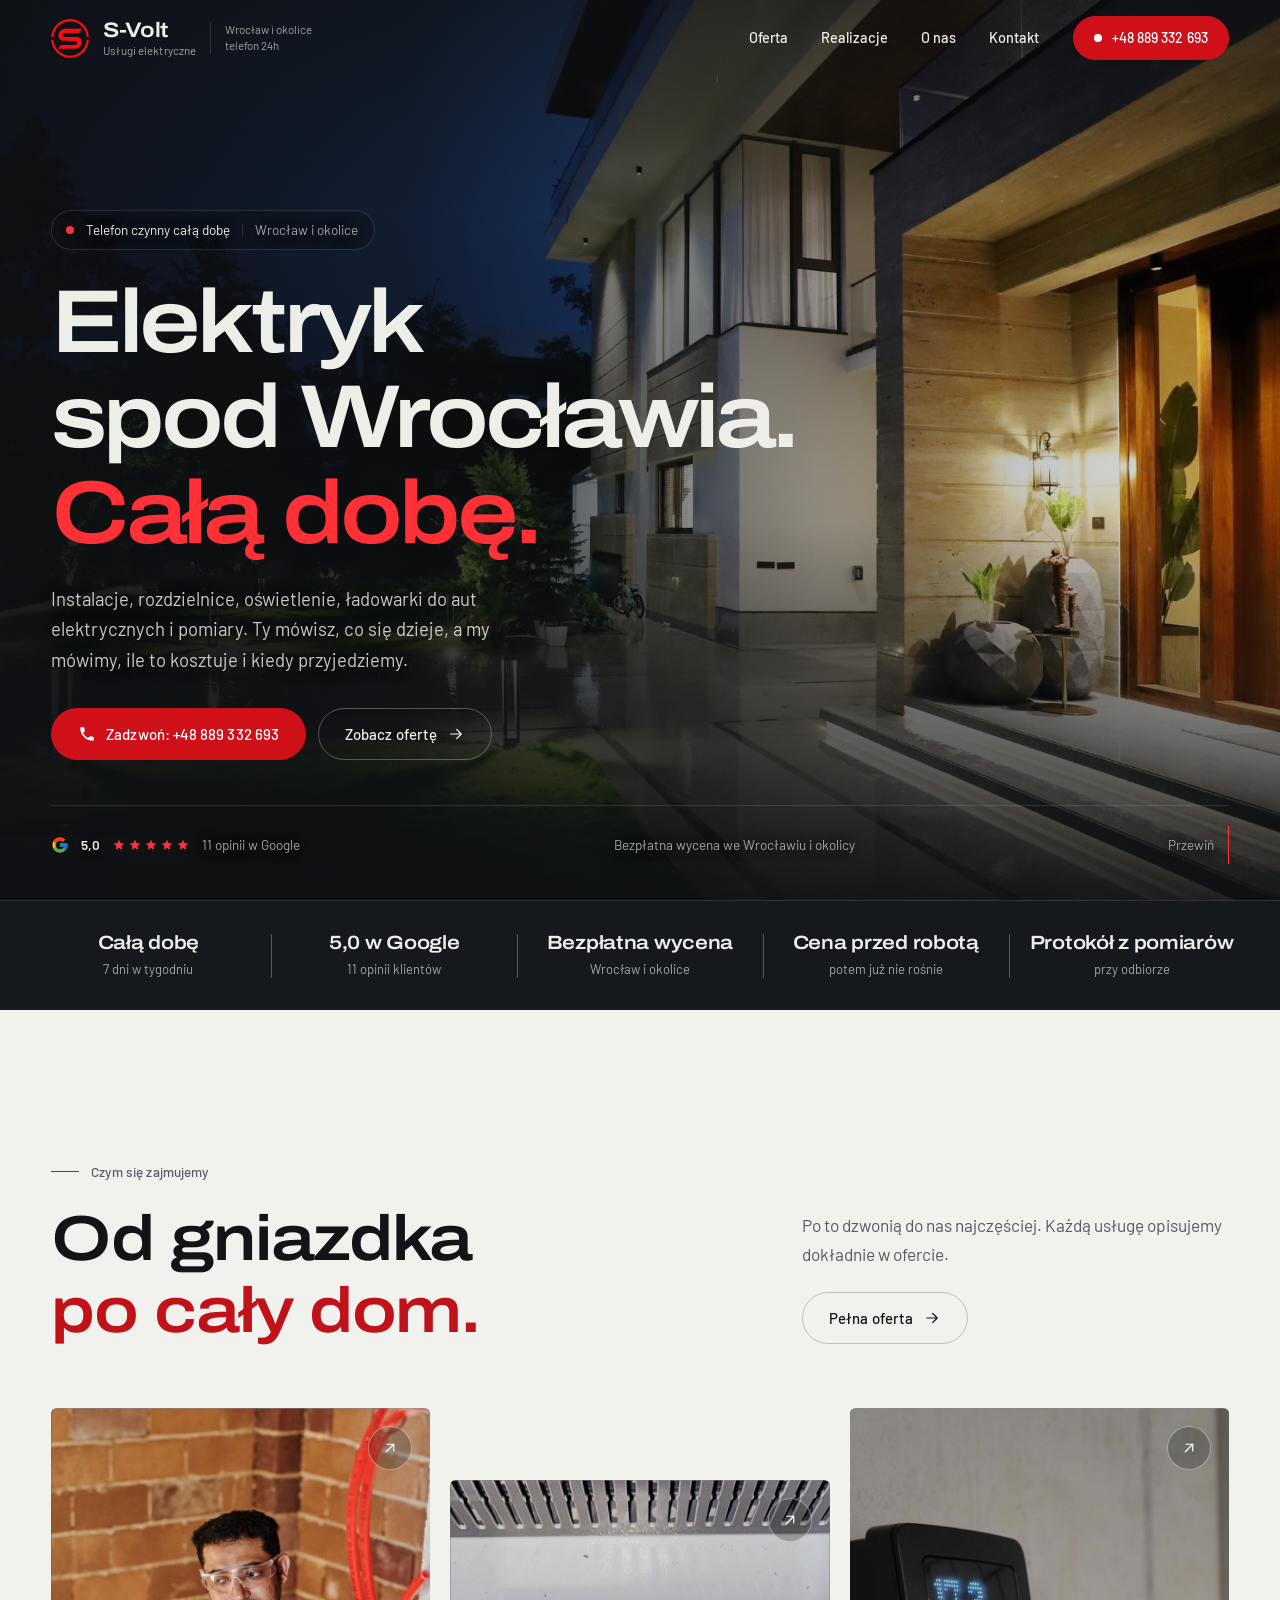
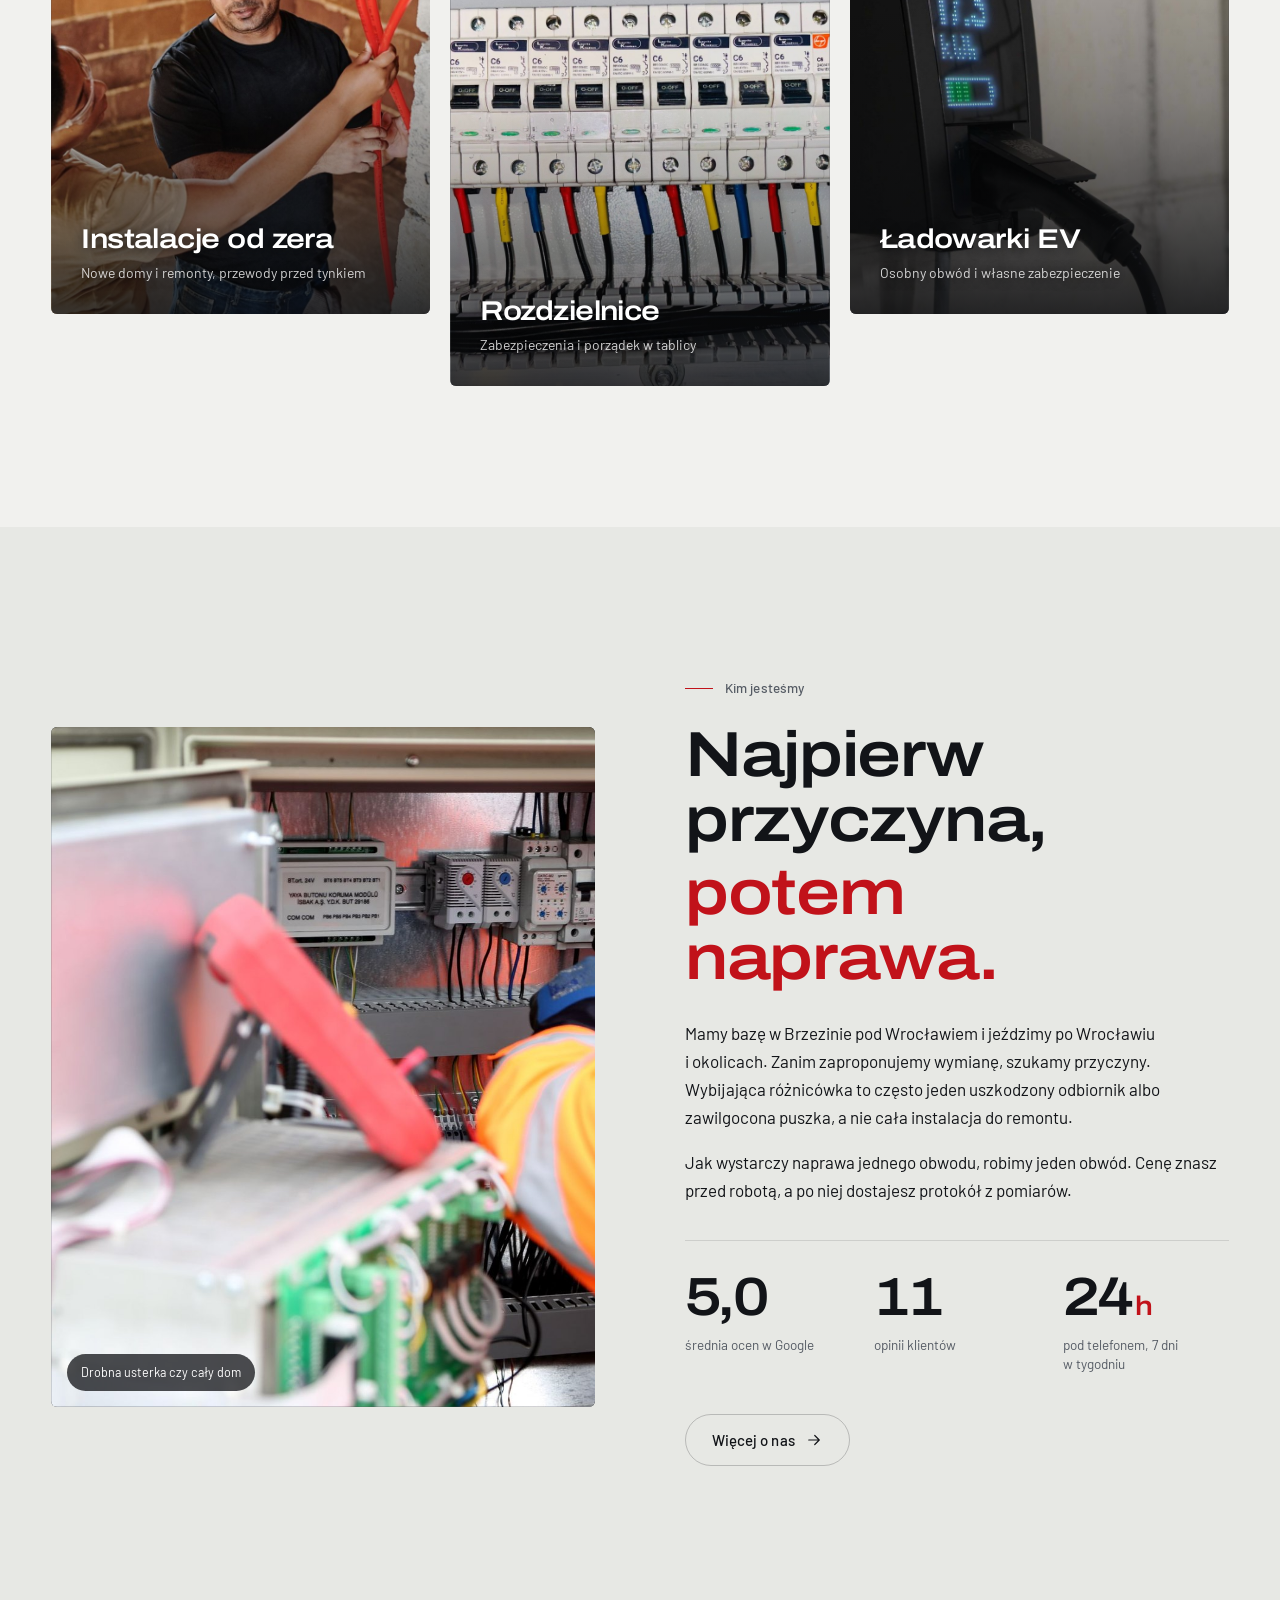
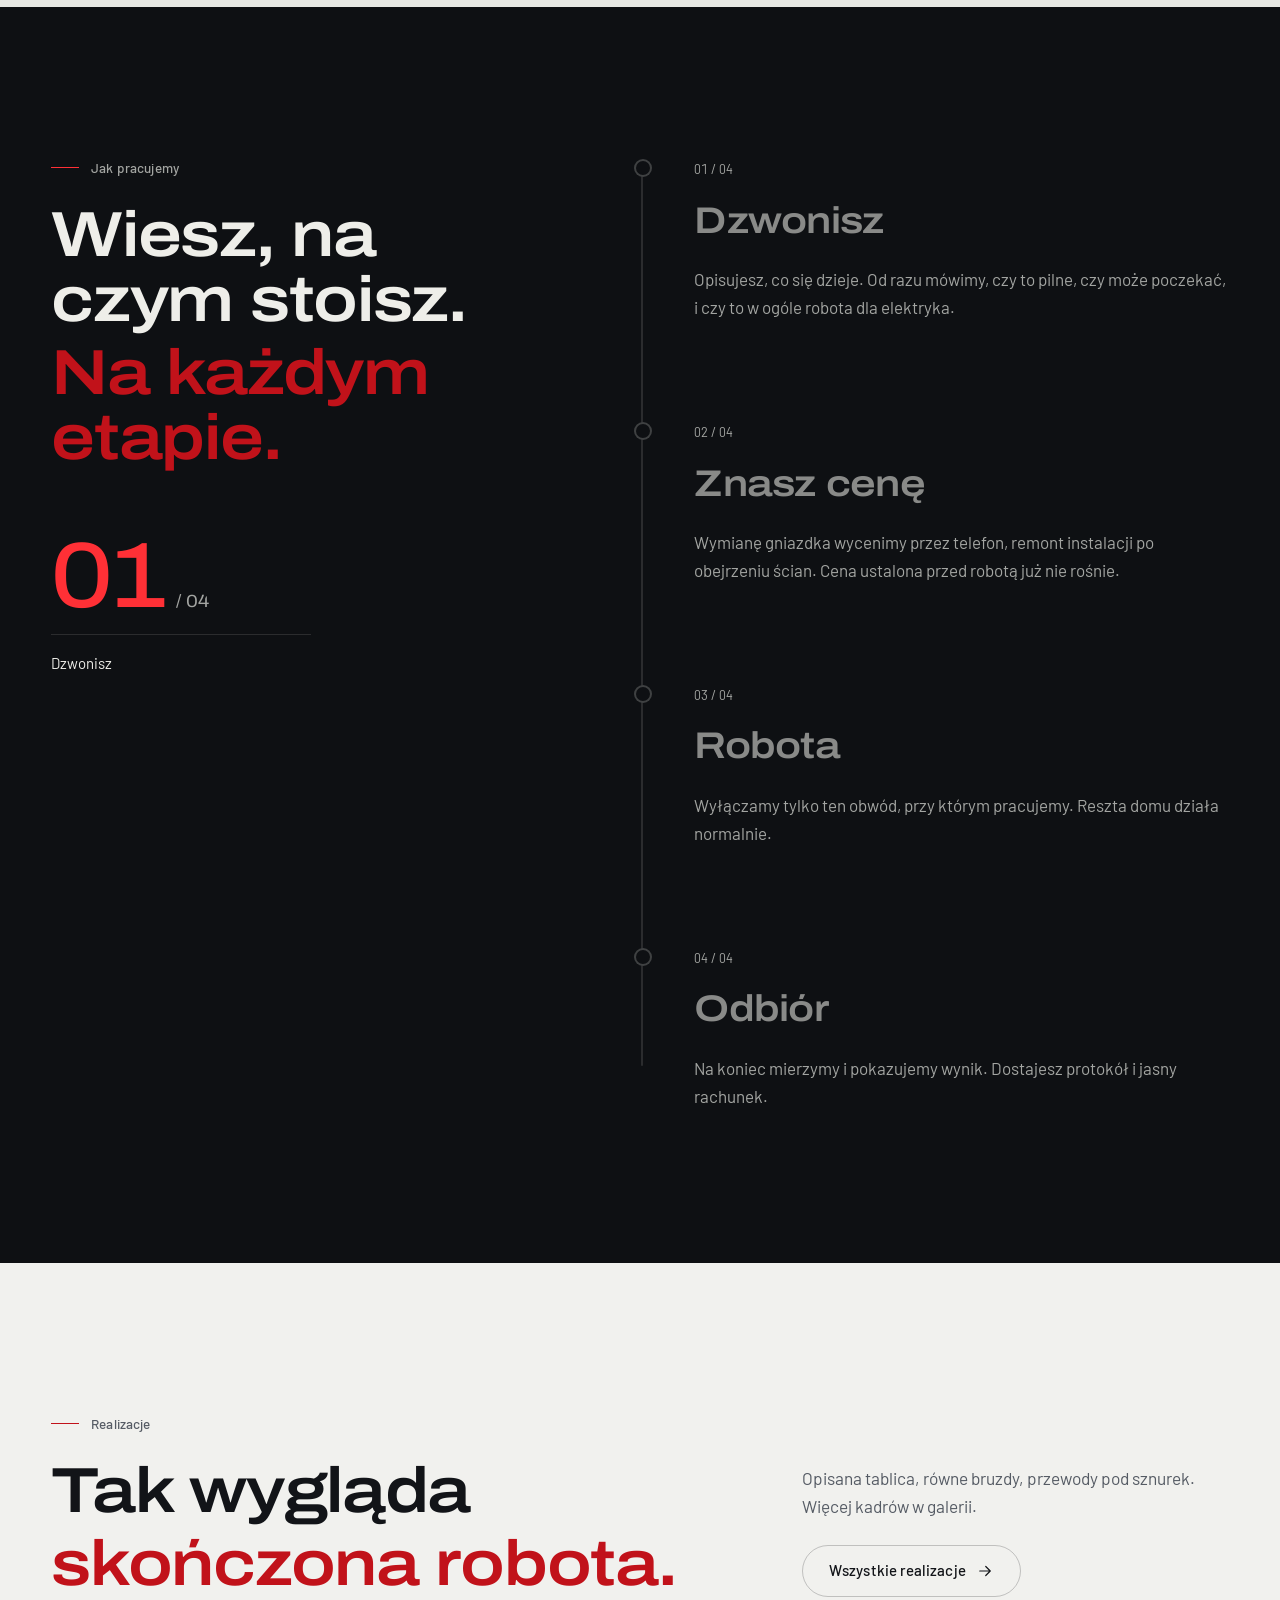
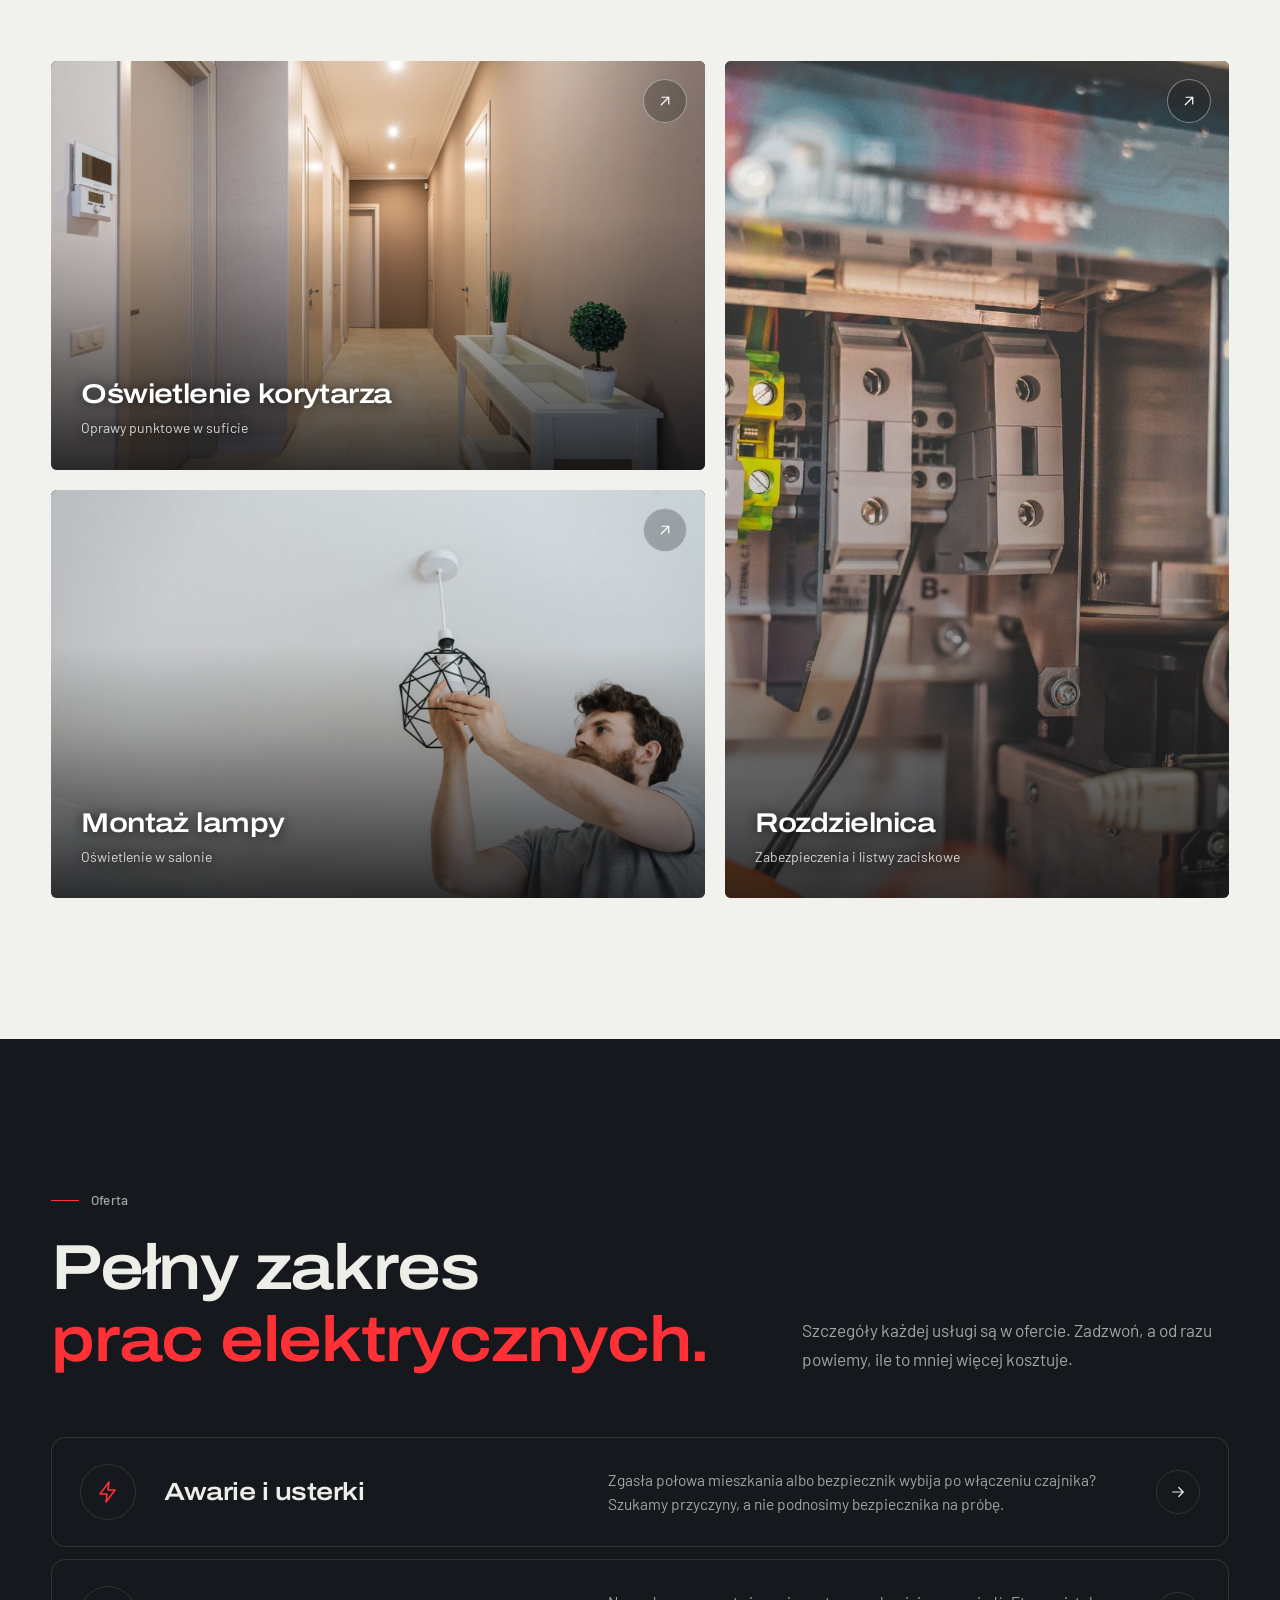
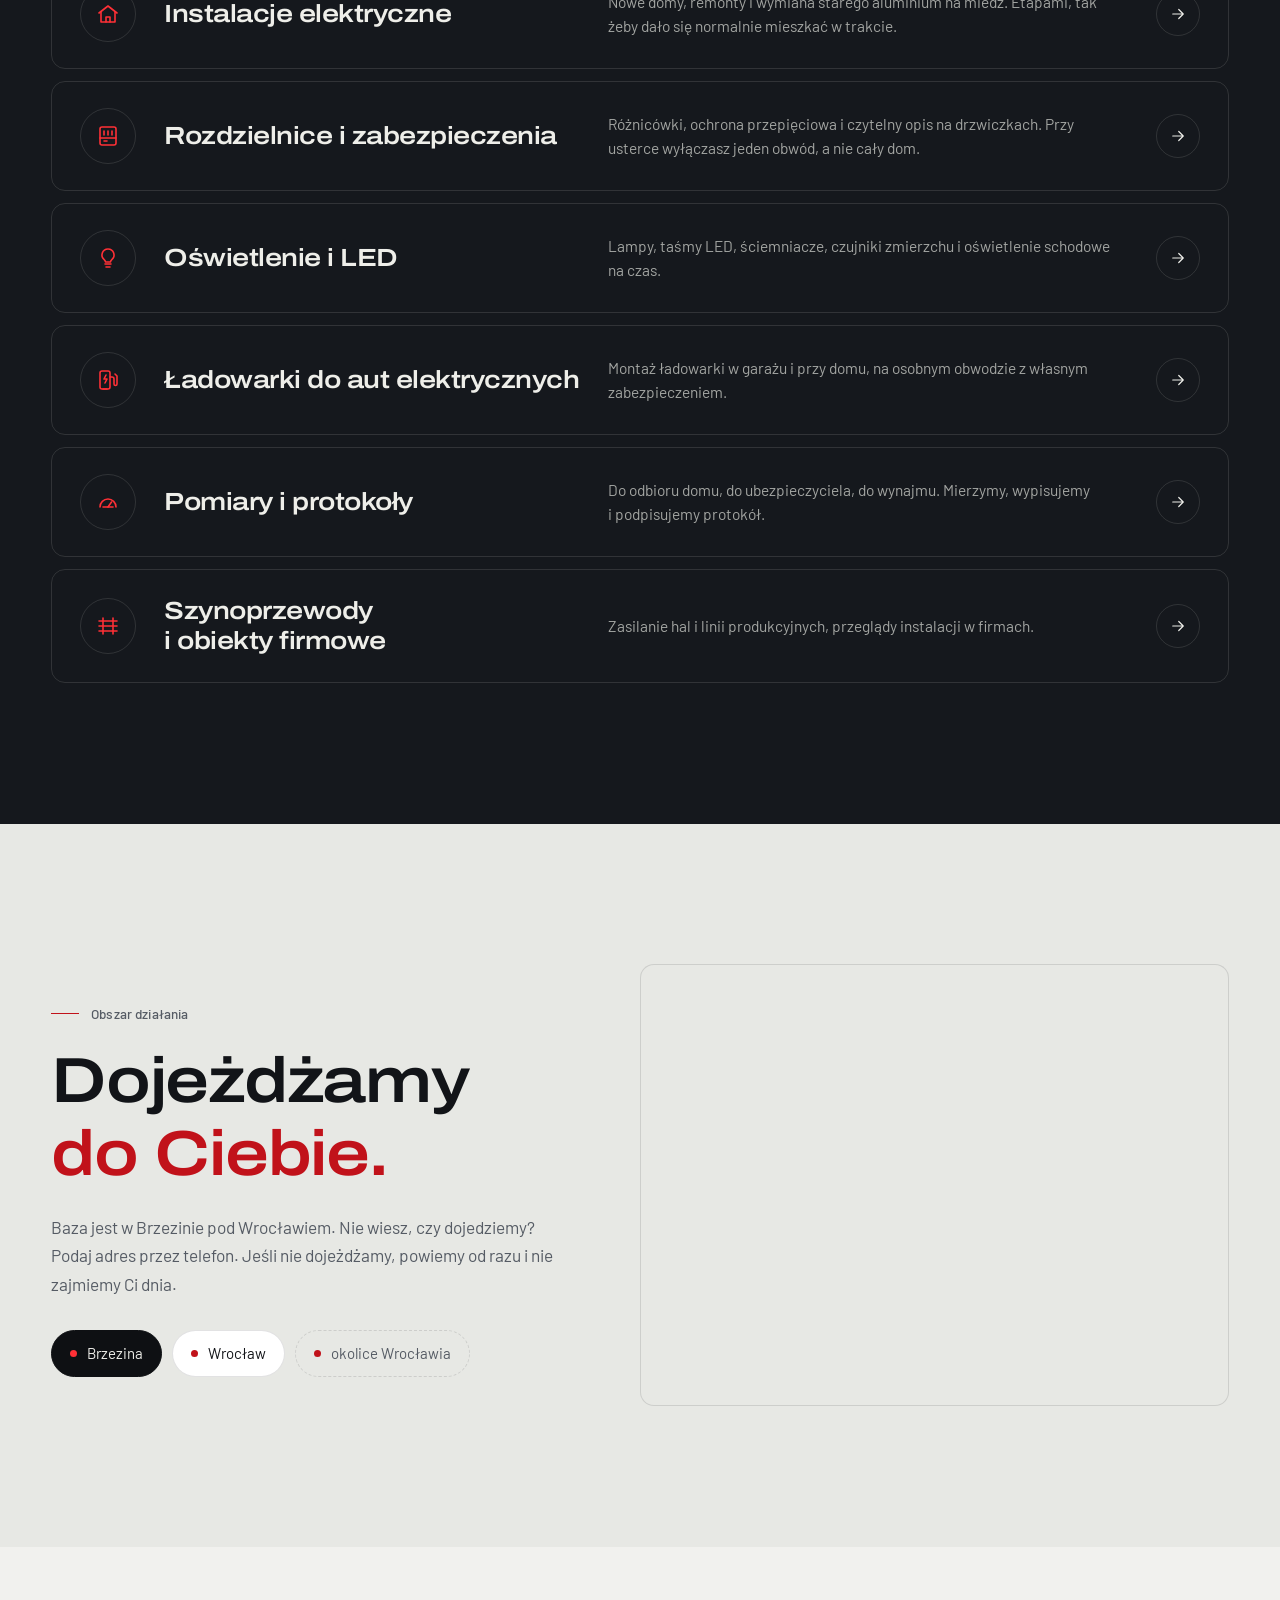
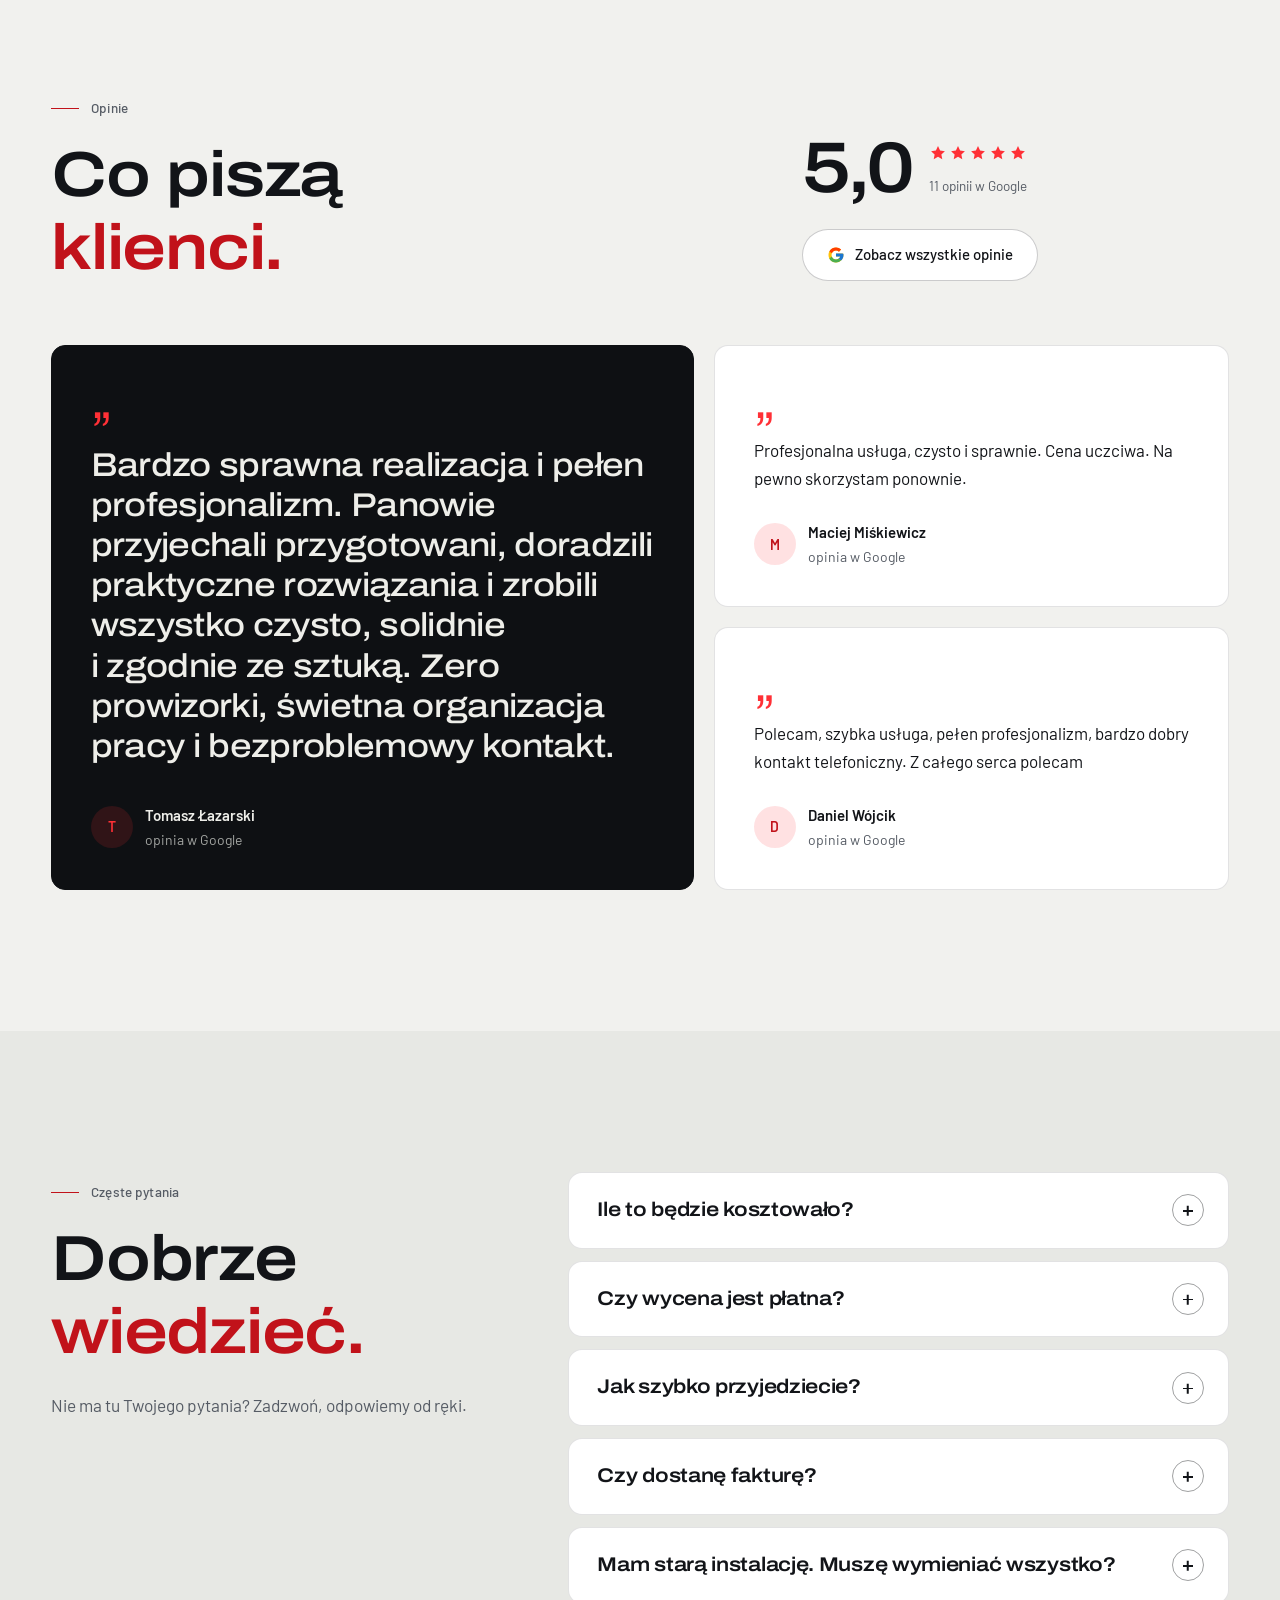
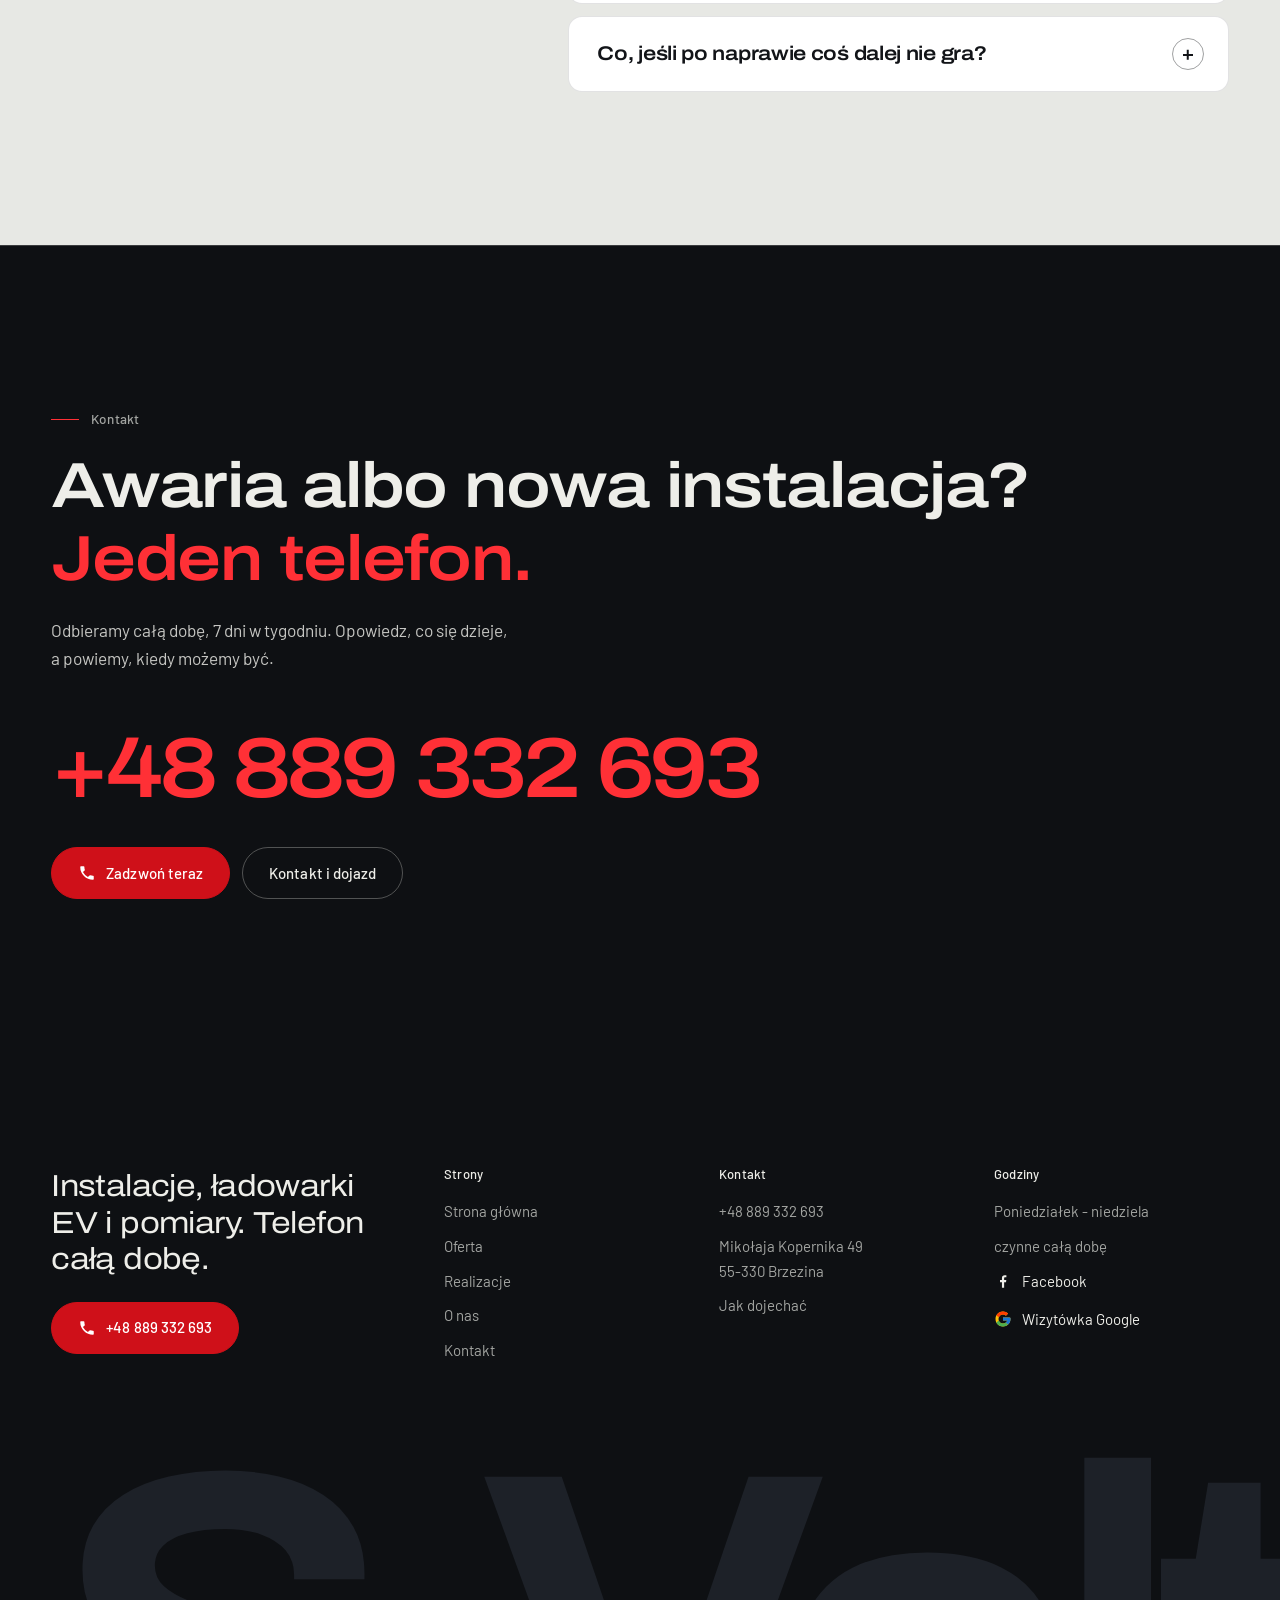
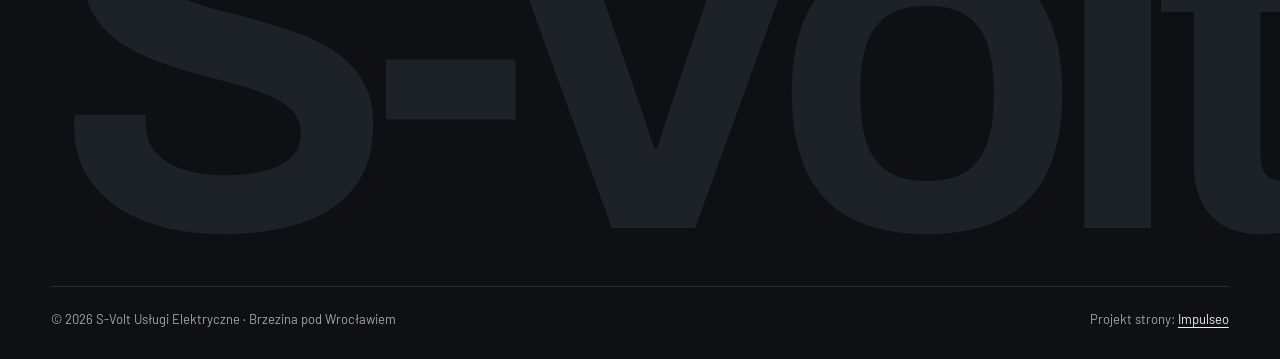
<file: index.html>
<!DOCTYPE html>
<html lang="pl">
<head>
<meta charset="UTF-8">
<meta name="viewport" content="width=device-width, initial-scale=1.0">
<title>S-Volt - elektryk Wrocław i&nbsp;okolice | instalacje, ładowarki EV, awarie 24h</title>
<meta name="description" content="Elektryk z bazą w Brzezinie pod Wrocławiem. Instalacje, rozdzielnice, oświetlenie LED, ładowarki do aut elektrycznych, pomiary z protokołem. Telefon całą dobę: +48 889 332 693.">
<link rel="canonical" href="https://impulseo-pl.github.io/s-volt-uslugi-elektryczne/">
<meta name="robots" content="noindex, nofollow">
<meta name="theme-color" content="#0E1013">
<meta property="og:type" content="website">
<meta property="og:locale" content="pl_PL">
<meta property="og:site_name" content="S-Volt Usługi Elektryczne">
<meta property="og:title" content="S-Volt - elektryk Wrocław i okolice | instalacje, ładowarki EV, awarie 24h">
<meta property="og:description" content="Elektryk z bazą w Brzezinie pod Wrocławiem. Instalacje, rozdzielnice, oświetlenie LED, ładowarki do aut elektrycznych, pomiary z protokołem. Telefon całą dobę: +48 889 332 693.">
<meta property="og:url" content="https://impulseo-pl.github.io/s-volt-uslugi-elektryczne/">
<meta property="og:image" content="https://impulseo-pl.github.io/s-volt-uslugi-elektryczne/img/og.jpg">
<meta property="og:image:width" content="1200">
<meta property="og:image:height" content="630">
<meta name="twitter:card" content="summary_large_image">
<link rel="icon" type="image/png" href="img/logo.png">
<script type="application/ld+json">{"@context": "https://schema.org", "@type": "Electrician", "name": "S-Volt Usługi Elektryczne", "url": "https://impulseo-pl.github.io/s-volt-uslugi-elektryczne/", "telephone": "+48889332693", "image": "https://impulseo-pl.github.io/s-volt-uslugi-elektryczne/img/og.jpg", "address": {"@type": "PostalAddress", "streetAddress": "Mikołaja Kopernika 49", "postalCode": "55-330", "addressLocality": "Brzezina", "addressCountry": "PL"}, "openingHours": "Mo-Su 00:00-23:59", "areaServed": ["Wrocław", "Brzezina"], "aggregateRating": {"@type": "AggregateRating", "ratingValue": "5.0", "reviewCount": "11"}, "sameAs": ["https://www.facebook.com/people/S-Volt-Us%C5%82ugi-Elektryczne/61593270532799/", "https://maps.google.com/?cid=14637070872031324148"]}</script>
<script>(function(){var d=document.documentElement;d.classList.add('js');try{if(!window.matchMedia('(prefers-reduced-motion: reduce)').matches)d.classList.add('anim');}catch(e){}setTimeout(function(){if(!d.classList.contains('anim-ok'))d.classList.remove('anim');},3500);})();</script>
<script>(function(){try{var d=document.documentElement,q=/[?&]intro/.test(location.search);if(!q&&window.matchMedia&&matchMedia('(prefers-reduced-motion: reduce)').matches)return;if(!q&&sessionStorage.getItem('svolt_intro'))return;sessionStorage.setItem('svolt_intro','1');d.classList.add('intro-on');setTimeout(function(){d.classList.remove('intro-on','intro-gra','intro-out');d.classList.add('hero-go')},4600);}catch(e){}})();</script>
<link rel="preload" as="image" href="img/hero.jpg" fetchpriority="high">
<link rel="preconnect" href="https://fonts.googleapis.com">
<link rel="preconnect" href="https://fonts.gstatic.com" crossorigin>
<link href="https://fonts.googleapis.com/css2?family=Archivo:wdth,wght@62..125,400..800&family=Barlow:wght@400;500;600&display=swap" rel="stylesheet">
<link rel="stylesheet" href="assets/styles.css?v=20261022b">
<script src="assets/lenis.min.js?v=1.1.20" defer></script>
<script src="assets/main.js?v=20261022b" defer></script>
</head>
<body>
<a class="skip" href="#tresc">Przejdź do treści</a>
<header class="site-head">
<div class="intro" aria-hidden="true"><span class="intro-line"><i></i></span><span class="intro-meta">usługi elektryczne · Wrocław · 24h</span></div><div class="head-in">
  <a class="brand" href="index.html" aria-label="S-Volt - strona główna">
    <span class="znak"><svg class="wm" viewBox="0 0 1976 2032" role="img" aria-label="S-Volt"><g transform="translate(0,2032) scale(1,-1)"><path pathLength="1" style="--i:0" d="M937 2026 c-21 -1 -41 -3 -46 -4 -3 -1 -11 -1 -18 -2 -7 -1 -20 -2 -29 -4 -10 -2 -21 -4 -25 -4 -10 -1 -17 -3 -23 -5 -2 0 -11 -2 -18 -3 -8 -2 -17 -4 -21 -5 -4 -1 -10 -3 -15 -4 -10 -2 -36 -9 -40 -11 -2 -1 -7 -2 -11 -4 -10 -2 -38 -12 -43 -14 -3 -1 -5 -2 -6 -2 -1 0 -4 -1 -7 -3 -3 -1 -8 -3 -13 -5 -12 -4 -23 -9 -31 -13 -5 -2 -10 -4 -12 -5 -3 -1 -6 -2 -7 -3 -1 -1 -4 -2 -6 -3 -2 -1 -5 -2 -7 -4 -2 -1 -7 -3 -11 -5 -4 -2 -9 -5 -10 -5 -1 -1 -5 -3 -8 -4 -11 -6 -21 -11 -23 -13 -1 -1 -3 -2 -3 -2 -1 0 -17 -9 -21 -12 -4 -3 -17 -11 -28 -18 -6 -3 -11 -6 -11 -7 0 0 -2 -2 -4 -3 -3 -1 -13 -9 -23 -16 -3 -2 -7 -5 -8 -6 -3 -2 -13 -9 -19 -14 -2 -2 -5 -4 -5 -4 -1 0 -3 -2 -5 -3 -2 -2 -10 -10 -18 -17 -25 -20 -44 -38 -46 -41 0 -1 -1 -2 -2 -2 -1 0 -7 -7 -15 -15 -8 -8 -16 -15 -17 -17 -11 -10 -48 -53 -59 -67 -3 -5 -8 -11 -10 -14 -11 -14 -22 -29 -31 -43 -1 -2 -4 -6 -6 -9 -6 -8 -18 -27 -21 -32 -1 -2 -5 -7 -7 -11 -4 -7 -7 -11 -11 -20 -1 -2 -3 -6 -5 -8 -2 -3 -5 -9 -7 -13 -1 -4 -4 -7 -4 -8 -1 0 -2 -3 -4 -6 -1 -3 -4 -10 -7 -15 -8 -16 -10 -20 -10 -21 0 0 -2 -3 -3 -7 -2 -4 -4 -9 -4 -10 -1 -1 -2 -3 -3 -4 0 -1 -1 -3 -2 -5 0 -1 -3 -6 -5 -11 -2 -5 -5 -12 -6 -17 -2 -4 -4 -9 -5 -12 -1 -2 -3 -7 -4 -10 -1 -4 -3 -8 -3 -9 -1 0 -3 -6 -4 -12 -2 -6 -5 -13 -6 -16 -1 -3 -2 -7 -3 -8 0 -1 -2 -7 -3 -13 -2 -6 -4 -13 -5 -16 -1 -3 -3 -9 -4 -14 -2 -5 -3 -11 -4 -15 -1 -4 -2 -11 -4 -17 -2 -7 -3 -15 -4 -18 -1 -4 -2 -12 -3 -16 -7 -30 -11 -57 -14 -89 0 -10 -2 -21 -2 -25 -2 -12 -1 -18 1 -21 3 -2 110 -3 112 0 2 1 2 6 4 19 0 10 2 22 3 28 0 6 2 17 3 26 2 19 3 25 5 34 1 4 2 10 3 14 1 4 2 11 3 15 1 3 2 9 3 11 0 2 2 8 2 12 1 3 3 8 3 11 1 2 3 8 4 13 1 5 3 13 5 18 2 4 4 12 5 16 5 16 24 68 29 76 1 3 2 5 2 5 0 1 2 4 4 8 2 4 4 9 4 11 3 6 12 25 14 28 1 1 2 3 2 4 0 1 1 2 2 4 2 2 5 9 13 24 1 2 4 6 5 9 2 2 3 4 3 5 0 0 2 3 4 6 2 4 4 7 4 8 0 0 1 2 2 4 2 1 5 7 8 12 4 5 9 12 11 16 3 4 5 7 5 8 0 0 1 2 3 3 1 1 3 4 4 6 4 7 43 57 58 74 30 32 49 52 68 69 3 2 8 7 12 10 10 9 29 24 48 39 9 6 17 12 19 14 2 1 5 3 6 4 1 1 4 2 6 4 2 2 11 8 26 17 4 2 9 6 10 7 2 1 5 3 7 4 2 0 6 3 8 4 24 15 75 41 106 52 5 2 12 5 15 6 11 4 21 8 36 13 30 10 40 13 46 14 4 1 8 2 9 3 2 0 8 2 15 4 7 1 17 3 22 5 5 1 14 3 19 4 4 0 13 2 18 3 5 1 17 3 27 4 9 1 19 2 22 3 18 3 65 6 106 6 44 0 64 -1 102 -6 9 -1 19 -3 24 -3 9 -1 21 -3 29 -6 3 0 9 -1 14 -2 4 -1 13 -2 20 -4 6 -2 15 -4 20 -4 4 -1 8 -2 10 -3 1 0 5 -2 10 -3 16 -4 49 -15 70 -23 5 -1 10 -3 12 -3 1 -1 3 -2 4 -2 1 -1 5 -3 10 -4 4 -2 10 -5 14 -6 3 -2 6 -3 7 -3 0 0 4 -2 8 -4 5 -2 14 -6 21 -10 7 -3 18 -8 25 -12 19 -10 19 -11 26 -14 4 -2 8 -5 10 -6 1 -1 3 -2 3 -2 1 0 5 -2 8 -5 4 -2 10 -6 13 -8 6 -4 18 -11 21 -13 1 -1 5 -4 9 -6 4 -3 9 -7 13 -10 3 -2 10 -7 15 -11 5 -3 10 -8 12 -10 2 -2 5 -3 6 -3 0 0 1 -1 2 -2 0 0 2 -3 5 -4 7 -6 27 -24 35 -31 4 -4 11 -10 15 -14 4 -4 12 -12 19 -18 6 -6 12 -13 15 -15 7 -8 20 -22 28 -32 4 -5 8 -10 9 -11 0 0 2 -2 3 -4 5 -7 19 -24 22 -28 5 -5 10 -13 10 -14 0 0 1 -1 2 -2 1 -2 27 -40 30 -46 2 -2 5 -9 9 -14 17 -30 39 -72 48 -94 2 -4 4 -8 5 -10 1 -3 2 -5 2 -6 0 -1 1 -4 2 -6 2 -2 4 -7 5 -11 2 -4 4 -11 6 -15 1 -3 3 -8 3 -10 1 -2 2 -6 4 -9 1 -3 3 -8 4 -12 1 -3 3 -9 4 -12 1 -4 3 -11 5 -15 4 -16 10 -39 12 -44 0 -3 2 -11 3 -18 2 -8 4 -17 5 -22 1 -5 2 -11 2 -14 1 -3 3 -16 5 -30 3 -27 5 -43 5 -56 0 -7 0 -9 2 -11 l2 -2 54 0 c43 0 55 0 57 1 3 1 3 12 0 37 -1 10 -3 24 -3 32 -2 14 -4 28 -9 53 -1 7 -2 15 -3 19 -1 4 -2 9 -3 12 0 2 -1 8 -2 12 -1 7 -8 33 -12 47 -2 4 -3 10 -3 12 -1 2 -3 9 -5 15 -2 7 -4 13 -4 13 0 1 -2 6 -4 11 -1 4 -3 10 -4 12 0 2 -1 4 -1 6 -1 1 -4 8 -6 15 -3 7 -6 14 -6 16 -1 1 -2 3 -3 6 -1 2 -2 5 -4 8 -1 2 -3 6 -4 9 -2 8 -2 8 -22 50 -4 6 -8 14 -10 18 -5 10 -8 16 -8 17 0 0 -1 2 -3 4 -1 2 -3 6 -5 9 -7 13 -16 28 -21 35 -2 4 -4 7 -4 7 0 1 -16 25 -19 29 -1 1 -5 7 -9 13 -4 6 -7 11 -8 12 -1 1 -2 2 -2 2 0 1 -1 3 -3 5 -2 2 -6 7 -9 11 -3 4 -7 9 -9 12 -2 2 -4 4 -4 5 0 0 -1 2 -3 4 -2 2 -7 9 -12 15 -5 6 -11 13 -13 15 -3 3 -6 7 -8 9 -2 2 -6 6 -9 10 -3 4 -8 10 -12 13 -4 4 -7 8 -8 9 -5 5 -36 35 -40 39 -5 3 -18 15 -23 20 -1 1 -5 4 -7 6 -7 6 -25 21 -25 22 0 0 -2 1 -3 2 -2 1 -7 5 -11 8 -4 3 -10 8 -13 10 -4 3 -8 6 -10 7 -2 2 -8 6 -13 10 -6 3 -11 7 -13 8 -1 1 -6 5 -13 9 -6 3 -11 7 -12 8 -3 2 -21 13 -22 13 -1 0 -4 2 -7 4 -3 1 -5 3 -6 3 0 0 -2 1 -4 2 -3 3 -13 9 -22 13 -4 2 -8 4 -9 5 -3 1 -24 11 -31 15 -4 1 -11 5 -17 8 -6 3 -11 5 -12 5 -1 0 -3 1 -4 2 -2 0 -8 3 -13 5 -22 9 -30 12 -44 16 -4 2 -9 3 -10 4 -7 3 -11 4 -21 7 -6 2 -13 4 -16 5 -4 1 -11 3 -15 4 -5 2 -13 4 -18 5 -5 1 -14 3 -20 5 -7 2 -13 3 -14 3 -1 0 -8 1 -14 3 -7 2 -19 4 -26 5 -8 1 -15 2 -15 3 -1 0 -18 3 -33 5 -7 0 -17 1 -20 2 -27 4 -122 6 -158 4z"/><path pathLength="1" style="--i:1" d="M995 1521 l-250 0 -20 -3 c-24 -3 -32 -4 -39 -6 -4 0 -12 -2 -19 -3 -11 -3 -15 -4 -32 -9 -3 -1 -9 -3 -14 -5 -5 -1 -10 -3 -11 -3 -5 -2 -38 -17 -52 -25 -10 -5 -21 -13 -32 -21 -4 -3 -8 -6 -11 -8 -12 -8 -57 -57 -64 -70 0 -2 -2 -4 -3 -5 -6 -8 -29 -52 -34 -67 -2 -4 -5 -11 -6 -16 -2 -5 -4 -10 -4 -12 -1 -3 -2 -6 -3 -7 -1 -3 -6 -21 -6 -24 0 -2 -1 -8 -3 -15 -7 -29 -9 -73 -4 -112 1 -11 8 -39 12 -47 1 -2 2 -6 2 -7 2 -7 17 -35 23 -44 14 -18 19 -25 26 -32 13 -12 26 -23 30 -25 1 -2 9 -7 16 -12 8 -5 16 -10 18 -10 2 -1 6 -3 9 -5 2 -1 7 -3 9 -4 2 -1 5 -2 6 -3 2 -1 28 -10 35 -12 2 -1 8 -3 14 -4 14 -4 16 -4 23 -5 3 0 11 -2 17 -3 24 -4 29 -4 360 -5 l317 -1 5 -2 c3 -1 9 -3 13 -5 19 -7 32 -17 39 -31 2 -4 5 -9 6 -11 3 -5 4 -8 6 -20 2 -15 3 -22 1 -30 0 -4 -1 -11 -2 -16 -4 -27 -25 -62 -48 -78 -25 -17 -42 -23 -81 -27 -4 0 -169 0 -366 0 -224 -1 -361 -1 -363 -2 -4 0 -5 -1 -6 -4 -1 -2 -4 -6 -7 -10 -3 -3 -9 -10 -13 -15 -4 -5 -13 -15 -20 -23 -8 -9 -15 -17 -16 -19 -1 -1 -10 -11 -18 -21 -9 -10 -23 -27 -31 -36 -8 -10 -17 -21 -19 -24 -3 -2 -5 -5 -5 -6 0 0 -1 -2 -2 -2 -1 -1 -5 -5 -8 -9 -13 -14 -15 -19 -11 -20 0 -1 196 -1 433 -1 450 0 461 0 484 4 2 0 10 1 16 2 6 1 16 2 22 4 5 1 13 3 18 3 8 2 37 10 41 12 1 1 5 3 9 4 3 0 8 2 10 4 3 1 6 2 7 2 0 0 10 4 20 10 17 9 25 13 33 19 1 1 6 4 11 8 17 11 50 44 59 59 2 2 4 5 6 8 2 2 4 5 5 7 11 17 13 21 17 28 1 3 4 9 6 13 2 3 5 9 6 13 2 4 4 9 5 12 4 9 9 23 12 32 1 3 2 8 3 11 4 17 5 20 6 25 1 5 3 18 6 30 2 11 3 57 2 81 -1 25 -5 40 -16 73 -4 10 -8 19 -13 28 -13 21 -12 21 -28 40 -9 9 -26 25 -36 31 -4 2 -8 5 -9 6 -1 1 -4 3 -6 4 -3 1 -7 3 -9 5 -3 1 -6 3 -7 4 -1 0 -3 1 -4 1 -2 2 -31 14 -35 15 -2 0 -7 1 -11 3 -8 2 -16 3 -39 7 -7 1 -14 2 -14 3 -1 0 -156 1 -344 1 -309 1 -343 1 -348 2 -21 6 -40 15 -42 19 0 1 -1 3 -3 3 -5 2 -16 17 -20 26 -15 33 -9 80 14 114 6 8 16 19 20 21 1 2 6 5 10 8 9 7 23 14 33 17 3 1 9 3 11 3 13 4 6 4 382 5 l363 0 5 5 c2 3 7 8 10 12 2 3 6 8 8 10 9 12 23 29 27 33 3 3 7 8 9 10 2 2 5 7 7 9 2 2 7 8 10 12 4 4 8 9 9 11 2 2 14 17 21 26 2 2 7 7 11 12 4 5 10 12 14 16 4 5 10 12 14 17 28 33 30 37 25 39 -4 0 -320 1 -620 0z"/><path pathLength="1" style="--i:2" d="M12 948 c-2 -1 -3 -2 -4 -4 -1 -4 6 -72 9 -85 1 -4 2 -11 3 -16 1 -6 2 -12 2 -14 2 -5 4 -15 5 -24 1 -5 3 -15 5 -22 2 -7 4 -16 5 -19 1 -4 2 -9 3 -12 1 -3 3 -8 3 -12 2 -6 10 -33 12 -39 1 -3 11 -31 13 -38 1 -3 3 -8 5 -12 2 -5 4 -9 4 -10 0 -1 1 -4 3 -8 1 -3 3 -7 3 -8 3 -9 40 -85 49 -100 2 -4 6 -10 7 -12 3 -7 18 -31 21 -35 1 -2 5 -8 8 -13 3 -5 7 -11 8 -13 2 -2 4 -5 6 -7 6 -10 9 -14 19 -28 6 -7 11 -15 12 -17 1 -1 3 -3 4 -5 2 -1 4 -4 6 -6 2 -3 5 -7 8 -10 16 -20 21 -26 21 -28 1 -1 2 -2 3 -3 1 0 3 -2 5 -3 1 -2 7 -8 12 -14 6 -6 11 -11 12 -12 3 -5 63 -64 68 -67 1 -1 4 -3 7 -6 3 -3 10 -8 15 -13 6 -4 14 -10 18 -14 8 -7 35 -27 40 -30 2 -2 7 -5 12 -9 5 -3 14 -9 20 -13 6 -4 12 -8 13 -9 1 -1 2 -2 3 -2 1 0 5 -2 9 -5 12 -7 37 -22 45 -26 1 0 4 -2 5 -3 1 0 7 -3 12 -6 5 -2 12 -6 16 -8 10 -6 10 -6 11 -6 1 0 6 -2 12 -5 5 -3 11 -5 11 -5 1 0 3 -1 3 -2 1 -1 3 -2 3 -2 1 0 3 -1 4 -1 6 -3 27 -11 37 -15 5 -2 12 -5 16 -7 4 -1 15 -5 25 -8 9 -3 20 -7 22 -8 15 -5 39 -12 44 -13 2 0 7 -1 10 -2 4 -1 13 -3 32 -7 3 0 10 -2 14 -3 4 -1 12 -2 17 -3 4 -1 18 -3 30 -5 12 -1 27 -3 34 -4 7 -1 20 -2 29 -3 19 -2 99 -3 118 -1 48 3 67 5 72 6 2 0 8 2 13 2 5 1 12 2 16 3 16 2 22 3 32 6 6 1 13 3 16 3 10 2 23 5 24 6 1 0 4 1 7 1 2 1 9 2 15 4 6 2 14 4 19 5 17 5 29 9 36 12 3 2 9 3 12 4 3 1 6 2 7 2 1 1 5 3 10 5 12 4 25 9 35 13 4 2 10 5 13 6 3 1 6 3 7 3 1 1 3 2 5 2 1 1 7 3 12 5 32 16 75 38 78 41 1 0 6 3 12 6 5 4 11 8 14 9 2 2 5 4 7 5 2 0 7 4 12 7 4 3 11 7 14 9 8 6 22 15 28 20 3 2 10 7 16 12 6 4 12 9 15 11 2 2 5 4 6 4 1 0 3 2 5 4 2 2 8 8 13 12 13 10 37 31 47 41 4 5 12 13 18 19 6 5 15 15 22 22 6 6 14 15 19 20 7 8 16 19 34 41 3 4 7 8 7 9 3 3 19 25 22 29 3 5 7 10 15 20 3 5 8 12 10 16 2 3 5 8 6 10 6 9 11 16 15 23 2 4 5 9 7 12 3 4 5 8 11 19 2 4 5 9 6 11 1 1 3 4 3 7 1 2 2 4 3 5 2 2 29 57 29 59 0 1 1 3 2 4 1 2 8 17 13 30 1 4 3 9 5 13 2 4 4 10 5 14 1 3 3 8 4 10 1 2 2 4 2 5 0 1 6 19 8 25 3 7 13 42 19 64 0 2 2 9 3 14 2 5 3 11 3 12 0 1 1 5 1 7 2 7 6 22 7 31 1 4 2 11 3 17 4 17 4 19 5 32 1 12 2 16 5 43 2 20 2 26 -2 28 -2 1 -15 1 -57 1 -63 -1 -57 1 -57 -12 0 -14 -2 -38 -5 -54 -2 -10 -3 -22 -4 -27 -1 -9 -2 -14 -5 -26 -1 -3 -2 -8 -2 -10 -1 -3 -2 -10 -4 -15 -1 -6 -3 -13 -4 -17 -1 -8 -6 -23 -7 -24 0 -1 -1 -4 -1 -6 -1 -3 -2 -8 -4 -12 -1 -4 -3 -10 -4 -14 -1 -4 -3 -10 -4 -13 -2 -3 -4 -8 -4 -11 -1 -3 -3 -6 -3 -7 -1 -1 -3 -7 -5 -14 -6 -16 -10 -24 -13 -32 -2 -4 -4 -9 -4 -10 -1 -2 -17 -34 -21 -43 -1 -1 -3 -5 -4 -8 -2 -3 -5 -9 -8 -14 -3 -5 -6 -11 -7 -13 -2 -3 -5 -10 -8 -14 -3 -5 -8 -13 -10 -16 -8 -13 -18 -28 -19 -29 -1 -1 -2 -2 -2 -2 0 -1 -15 -23 -21 -30 -2 -3 -7 -10 -12 -16 -5 -6 -10 -13 -12 -15 -4 -4 -8 -10 -18 -21 -12 -14 -41 -45 -57 -60 -9 -8 -18 -16 -20 -19 -8 -7 -15 -13 -20 -17 -2 -2 -6 -5 -8 -7 -3 -2 -5 -4 -5 -4 -1 0 -3 -2 -5 -4 -3 -2 -6 -5 -8 -7 -12 -9 -18 -13 -20 -14 -7 -5 -24 -17 -27 -19 -2 -2 -7 -5 -11 -8 -5 -3 -11 -7 -13 -9 -3 -1 -7 -4 -10 -5 -2 -1 -8 -5 -14 -8 -13 -9 -14 -9 -23 -14 -5 -2 -11 -5 -13 -6 -2 -2 -6 -4 -8 -4 -2 -1 -10 -5 -17 -9 -7 -4 -14 -7 -15 -7 -1 0 -3 -1 -4 -2 -2 -2 -6 -4 -9 -5 -3 0 -8 -3 -11 -4 -3 -2 -6 -3 -7 -3 -1 0 -3 -1 -4 -1 -9 -4 -14 -6 -23 -9 -5 -2 -10 -4 -11 -5 -1 0 -5 -2 -9 -3 -4 -2 -10 -3 -12 -4 -13 -5 -33 -11 -36 -11 -1 0 -4 -1 -6 -2 -3 -1 -13 -4 -32 -8 -4 -1 -11 -3 -15 -4 -4 -1 -12 -3 -17 -4 -6 0 -14 -2 -18 -3 -9 -2 -31 -5 -37 -5 -2 0 -7 -1 -10 -1 -21 -6 -113 -7 -167 -2 -10 0 -21 2 -23 2 -2 1 -11 2 -18 3 -7 0 -15 1 -17 2 -5 1 -18 3 -28 5 -4 1 -11 2 -15 3 -13 3 -21 5 -26 6 -2 0 -9 2 -15 4 -6 2 -13 4 -15 5 -3 0 -8 2 -12 3 -4 1 -8 3 -10 3 -2 1 -8 3 -13 5 -4 2 -11 4 -15 5 -4 1 -8 2 -8 3 -1 1 -4 2 -7 3 -6 1 -15 5 -32 12 -6 3 -12 5 -13 6 -2 0 -14 6 -20 9 -2 1 -10 5 -18 10 -22 10 -45 23 -48 25 -5 4 -18 11 -19 11 0 0 -2 1 -4 3 -1 1 -10 7 -19 13 -22 15 -25 16 -49 35 -16 12 -16 12 -37 30 -10 8 -22 19 -26 22 -6 7 -22 21 -27 26 -1 1 -7 8 -14 15 -7 7 -13 14 -14 15 -3 2 -4 3 -14 15 -4 6 -10 13 -13 17 -3 3 -7 7 -8 9 -2 2 -5 6 -7 8 -4 5 -12 17 -19 26 -3 4 -7 11 -10 15 -7 9 -13 19 -20 29 -3 4 -6 9 -7 10 -1 2 -3 5 -4 6 -1 2 -3 6 -4 9 -8 11 -26 44 -35 63 -5 9 -10 20 -12 25 -2 4 -5 11 -7 15 -2 5 -4 9 -5 10 0 1 -1 2 -1 3 0 1 -1 5 -3 9 -2 3 -4 9 -5 13 -1 3 -3 9 -5 12 -1 3 -3 8 -3 10 -2 7 -5 13 -7 18 0 1 -1 4 -1 5 0 0 -1 5 -3 10 -2 5 -4 12 -5 17 -1 5 -3 11 -4 15 -1 3 -3 10 -4 16 -1 6 -3 13 -4 16 -1 3 -3 11 -4 17 -1 7 -2 14 -3 16 -2 7 -3 13 -5 31 -1 8 -3 22 -4 31 -1 8 -2 20 -3 27 -1 7 -2 13 -2 14 -2 1 -107 1 -111 0z"/></g></svg></span>
    <span class="brand-name"><b>S-Volt</b><small>Usługi elektryczne</small></span>
    <span class="brand-sub">Wrocław i&nbsp;okolice<br>telefon 24h</span>
  </a>
  <nav class="nav-links" aria-label="Menu główne">
    <a class="nl" href="oferta.html">Oferta</a><a class="nl" href="realizacje.html">Realizacje</a><a class="nl" href="o-nas.html">O&nbsp;nas</a><a class="nl" href="kontakt.html">Kontakt</a>
    <a class="btn btn-copper nav-cta" href="tel:+48889332693"><span class="live" aria-hidden="true"></span>+48 889 332 693</a>
  </nav>
  <button class="burger" type="button" aria-label="Otwórz menu" aria-expanded="false" aria-controls="mnav"><span></span><span></span></button>
</div>
</header>
<script>(function(){var d=document.documentElement;if(!d.classList.contains('intro-on'))return;
var wyszlo=false,koniec=false,t0=Date.now();
function heroGotowe(){var im=document.querySelector('.hero-media img');return !!(im&&im.complete&&im.naturalWidth>0);}
function sprzataj(){if(koniec)return;koniec=true;d.classList.add('hero-go');d.classList.remove('intro-on','intro-gra','intro-out');
['--i-w','--i-h','--i-px','--i-py','--i-zmniejsz','--i-baza-w','--i-baza-h'].forEach(function(k){d.style.removeProperty(k);});
try{document.dispatchEvent(new Event('wejscie:koniec'));}catch(e){}}
function wyjdz(){if(wyszlo||koniec)return;wyszlo=true;d.classList.add('intro-out');setTimeout(function(){d.classList.add('hero-go');},240);setTimeout(sprzataj,880);}
function moze(){if(wyszlo||koniec)return;var t=Date.now()-t0;if(t>=1240&&(heroGotowe()||t>=1700))wyjdz();else setTimeout(moze,60);}
try{var znak=document.querySelector('.brand .znak'),wm=znak&&znak.querySelector('.wm');if(!wm){sprzataj();return;}
znak.classList.add('mierze');var r=wm.getBoundingClientRect();znak.classList.remove('mierze');
if(!r.width||!r.height){sprzataj();return;}
var W=window.innerWidth,H=window.innerHeight,cel=W<680?Math.min(W*0.4,170):Math.min(H*0.3,W*0.2,250);cel=Math.max(r.width,cel);
var u=function(k,v){d.style.setProperty(k,v);};
u('--i-w',Math.round(cel)+'px');u('--i-h',Math.round(cel*r.height/r.width)+'px');u('--i-zmniejsz',(r.width/cel).toFixed(4));
u('--i-px',Math.round(r.left+r.width/2-W/2)+'px');u('--i-py',Math.round(r.top+r.height/2-H/2)+'px');
u('--i-baza-w',Math.round(r.width)+'px');u('--i-baza-h',Math.round(r.height)+'px');
requestAnimationFrame(function(){requestAnimationFrame(function(){d.classList.add('intro-gra');t0=Date.now();moze();});});
['wheel','touchstart','keydown','pointerdown'].forEach(function(ev){window.addEventListener(ev,function(){sprzataj();},{once:true,passive:true});});
setTimeout(sprzataj,3900);
}catch(e){sprzataj();}})();</script>
<div class="mnav" id="mnav">
  <div class="mnav-in">
    <a class="ml" href="index.html" aria-current="page">Strona główna</a><a class="ml" href="oferta.html">Oferta</a><a class="ml" href="realizacje.html">Realizacje</a><a class="ml" href="o-nas.html">O&nbsp;nas</a><a class="ml" href="kontakt.html">Kontakt</a>
    <div class="mnav-foot">
      <span>Telefon czynny całą dobę, 7 dni w&nbsp;tygodniu</span>
      <a class="btn btn-copper" href="tel:+48889332693"><svg class="ico" width="16" height="16" viewBox="0 0 24 24" fill="none" aria-hidden="true"><path d="M6.6 10.8a15.5 15.5 0 0 0 6.6 6.6l2.2-2.2a1 1 0 0 1 1-.24 11.4 11.4 0 0 0 3.6.58 1 1 0 0 1 1 1V20a1 1 0 0 1-1 1A17 17 0 0 1 3 4a1 1 0 0 1 1-1h3.5a1 1 0 0 1 1 1c0 1.25.2 2.46.58 3.6a1 1 0 0 1-.25 1l-2.23 2.2Z" fill="currentColor"/></svg>+48 889 332 693</a>
    </div>
  </div>
</div>
<main id="tresc">

<section class="hero">
  <div class="hero-media"><img src="img/hero.jpg" alt="Nowoczesny dom wieczorem z oświetleniem ogrodu i podświetlanymi schodami LED" width="1880" height="1253" decoding="async" fetchpriority="high"></div>
  <div class="hero-in">
    <p class="hero-tag up" style="--d:0"><span class="live" aria-hidden="true"></span>Telefon czynny całą dobę<span class="sep" aria-hidden="true"></span><span class="muted">Wrocław i&nbsp;okolice</span></p>
    <h1><span class="ln"><span class="ln-i" style="--k:0">Elektryk</span></span><span class="ln"><span class="ln-i" style="--k:1">spod Wrocławia.</span></span><span class="ln"><span class="ln-i" style="--k:2"><em>Całą dobę.</em></span></span></h1>
    <p class="hero-lead up" style="--d:380">Instalacje, rozdzielnice, oświetlenie, ładowarki do aut elektrycznych i&nbsp;pomiary. Ty mówisz, co się dzieje, a&nbsp;my mówimy, ile to kosztuje i&nbsp;kiedy przyjedziemy.</p>
    <div class="hero-ctas up" style="--d:500">
      <a class="btn btn-copper" href="tel:+48889332693"><svg class="ico" width="16" height="16" viewBox="0 0 24 24" fill="none" aria-hidden="true"><path d="M6.6 10.8a15.5 15.5 0 0 0 6.6 6.6l2.2-2.2a1 1 0 0 1 1-.24 11.4 11.4 0 0 0 3.6.58 1 1 0 0 1 1 1V20a1 1 0 0 1-1 1A17 17 0 0 1 3 4a1 1 0 0 1 1-1h3.5a1 1 0 0 1 1 1c0 1.25.2 2.46.58 3.6a1 1 0 0 1-.25 1l-2.23 2.2Z" fill="currentColor"/></svg>Zadzwoń: +48 889 332 693</a>
      <a class="btn btn-ghost" href="oferta.html">Zobacz ofertę<svg class="ico arr" width="18" height="18" viewBox="0 0 24 24" fill="none" stroke="currentColor" stroke-width="1.6" stroke-linecap="round" stroke-linejoin="round" aria-hidden="true"><path d="M5 12h14M13 6l6 6-6 6"/></svg></a>
    </div>
    <div class="hero-foot up" style="--d:640">
      <span class="rate"><svg class="g-logo" viewBox="0 0 48 48" aria-hidden="true"><path fill="#FFC107" d="M43.6 20.5H42V20H24v8h11.3C33.7 32.7 29.2 36 24 36c-6.6 0-12-5.4-12-12s5.4-12 12-12c3.1 0 5.8 1.2 7.9 3.1l5.7-5.7C34 6.1 29.3 4 24 4 12.9 4 4 12.9 4 24s8.9 20 20 20 20-8.9 20-20c0-1.3-.1-2.4-.4-3.5z"/><path fill="#FF3D00" d="m6.3 14.7 6.6 4.8C14.7 15.1 19 12 24 12c3.1 0 5.8 1.2 7.9 3.1l5.7-5.7C34 6.1 29.3 4 24 4 16.3 4 9.7 8.3 6.3 14.7z"/><path fill="#4CAF50" d="M24 44c5.2 0 9.9-2 13.4-5.2l-6.2-5.2A11.9 11.9 0 0 1 24 36c-5.2 0-9.6-3.3-11.3-7.9l-6.5 5C9.5 39.6 16.2 44 24 44z"/><path fill="#1976D2" d="M43.6 20.5H42V20H24v8h11.3a12 12 0 0 1-4.1 5.6l6.2 5.2C37 39.2 44 34 44 24c0-1.3-.1-2.4-.4-3.5z"/></svg><b>5,0</b><span class="stars" aria-label="Ocena 5 na 5"><svg viewBox="0 0 24 24" aria-hidden="true"><path fill="currentColor" d="M12 2.8l2.8 5.9 6.4.8-4.7 4.4 1.2 6.3L12 17.1l-5.7 3.1 1.2-6.3L2.8 9.5l6.4-.8z"/></svg><svg viewBox="0 0 24 24" aria-hidden="true"><path fill="currentColor" d="M12 2.8l2.8 5.9 6.4.8-4.7 4.4 1.2 6.3L12 17.1l-5.7 3.1 1.2-6.3L2.8 9.5l6.4-.8z"/></svg><svg viewBox="0 0 24 24" aria-hidden="true"><path fill="currentColor" d="M12 2.8l2.8 5.9 6.4.8-4.7 4.4 1.2 6.3L12 17.1l-5.7 3.1 1.2-6.3L2.8 9.5l6.4-.8z"/></svg><svg viewBox="0 0 24 24" aria-hidden="true"><path fill="currentColor" d="M12 2.8l2.8 5.9 6.4.8-4.7 4.4 1.2 6.3L12 17.1l-5.7 3.1 1.2-6.3L2.8 9.5l6.4-.8z"/></svg><svg viewBox="0 0 24 24" aria-hidden="true"><path fill="currentColor" d="M12 2.8l2.8 5.9 6.4.8-4.7 4.4 1.2 6.3L12 17.1l-5.7 3.1 1.2-6.3L2.8 9.5l6.4-.8z"/></svg></span><span>11 opinii w&nbsp;Google</span></span>
      <span>Bezpłatna wycena we Wrocławiu i&nbsp;okolicy</span>
      <span class="cue" aria-hidden="true">Przewiń<span class="cue-line"><i></i></span></span>
    </div>
  </div>
</section>

<section class="strip" aria-label="Najważniejsze w skrócie">
  <div class="strip-in">
    <div class="strip-it"><div class="k">Całą dobę</div><div class="v">7 dni w&nbsp;tygodniu</div></div>
    <div class="strip-it"><div class="k">5,0 w&nbsp;Google</div><div class="v">11 opinii klientów</div></div>
    <div class="strip-it"><div class="k">Bezpłatna wycena</div><div class="v">Wrocław i&nbsp;okolice</div></div>
    <div class="strip-it"><div class="k">Cena przed robotą</div><div class="v">potem już nie rośnie</div></div>
    <div class="strip-it"><div class="k">Protokół z&nbsp;pomiarów</div><div class="v">przy odbiorze</div></div>
  </div>
</section>

<section class="sec" id="uslugi">
  <div class="wrap">
    <div class="sec-head">
      <div>
        <p class="eyebrow rv">Czym się zajmujemy</p>
        <h2 class="h2 rv rv-h"><span class="ln"><span class="ln-i" style="--k:0">Od gniazdka</span></span><span class="ln"><span class="ln-i" style="--k:1"><em>po cały dom.</em></span></span></h2>
      </div>
      <div class="side rv" style="--d:120">
        <p class="lead">Po to dzwonią do nas najczęściej. Każdą usługę opisujemy dokładnie w&nbsp;ofercie.</p>
        <a class="btn btn-ghost" href="oferta.html">Pełna oferta<svg class="ico arr" width="18" height="18" viewBox="0 0 24 24" fill="none" stroke="currentColor" stroke-width="1.6" stroke-linecap="round" stroke-linejoin="round" aria-hidden="true"><path d="M5 12h14M13 6l6 6-6 6"/></svg></a>
      </div>
    </div>
    <div class="tiles-3">
      <a class="tile rv-img rv" style="--d:0" href="oferta.html#instalacje">
        <img src="img/g7.jpg" alt="Elektrycy prowadzą przewody w ścianie z cegły" width="1600" height="1066" decoding="async">
        <span class="go" aria-hidden="true"><svg class="ico" width="18" height="18" viewBox="0 0 24 24" fill="none" stroke="currentColor" stroke-width="1.6" stroke-linecap="round" stroke-linejoin="round" aria-hidden="true"><path d="M7 17 17 7M8 7h9v9"/></svg></span>
        <span class="tile-cap"><h3>Instalacje od zera</h3><span>Nowe domy i&nbsp;remonty, przewody przed tynkiem</span></span>
      </a><a class="tile rv-img rv" style="--d:120" href="oferta.html#rozdzielnice">
        <img src="img/g9.jpg" alt="Rozdzielnica z rzędem zabezpieczeń i opisanymi przewodami" width="1880" height="1170" decoding="async">
        <span class="go" aria-hidden="true"><svg class="ico" width="18" height="18" viewBox="0 0 24 24" fill="none" stroke="currentColor" stroke-width="1.6" stroke-linecap="round" stroke-linejoin="round" aria-hidden="true"><path d="M7 17 17 7M8 7h9v9"/></svg></span>
        <span class="tile-cap"><h3>Rozdzielnice</h3><span>Zabezpieczenia i&nbsp;porządek w&nbsp;tablicy</span></span>
      </a><a class="tile rv-img rv" style="--d:240" href="oferta.html#ladowarki">
        <img src="img/g5.jpg" alt="Ładowarka do auta elektrycznego zamontowana na ścianie garażu" width="1600" height="1066" decoding="async">
        <span class="go" aria-hidden="true"><svg class="ico" width="18" height="18" viewBox="0 0 24 24" fill="none" stroke="currentColor" stroke-width="1.6" stroke-linecap="round" stroke-linejoin="round" aria-hidden="true"><path d="M7 17 17 7M8 7h9v9"/></svg></span>
        <span class="tile-cap"><h3>Ładowarki EV</h3><span>Osobny obwód i&nbsp;własne zabezpieczenie</span></span>
      </a>
    </div>
  </div>
</section>

<section class="sec paper-2">
  <div class="wrap about">
    <figure class="fig rv-img rv">
      <img src="img/g13.jpg" alt="Elektryk w odzieży roboczej przy szafie sterowniczej" width="1880" height="1253" decoding="async" data-plx="36" style="height:112%;margin-top:-6%">
      <figcaption class="fig-tag">Drobna usterka czy cały dom</figcaption>
    </figure>
    <div>
      <p class="eyebrow rv">Kim jesteśmy</p>
      <h2 class="h2 rv rv-h"><span class="ln"><span class="ln-i" style="--k:0">Najpierw przyczyna,</span></span><span class="ln"><span class="ln-i" style="--k:1"><em>potem naprawa.</em></span></span></h2>
      <p class="rv" style="--d:100;margin-top:28px">Mamy bazę w&nbsp;Brzezinie pod Wrocławiem i&nbsp;jeździmy po Wrocławiu i&nbsp;okolicach. Zanim zaproponujemy wymianę, szukamy przyczyny. Wybijająca różnicówka to często jeden uszkodzony odbiornik albo zawilgocona puszka, a&nbsp;nie cała instalacja do remontu.</p>
      <p class="rv" style="--d:160">Jak wystarczy naprawa jednego obwodu, robimy jeden obwód. Cenę znasz przed robotą, a&nbsp;po niej dostajesz protokół z&nbsp;pomiarów.</p>
      <div class="stats rv" style="--d:200">
        <div class="stat"><b><span class="num" data-to="5,0">5,0</span></b><span>średnia ocen w&nbsp;Google</span></div>
        <div class="stat"><b><span class="num" data-to="11">11</span></b><span>opinii klientów</span></div>
        <div class="stat"><b><span class="num" data-to="24">24</span><small>h</small></b><span>pod telefonem, 7 dni w&nbsp;tygodniu</span></div>
      </div>
      <a class="btn btn-ghost rv" style="--d:240" href="o-nas.html">Więcej o&nbsp;nas<svg class="ico arr" width="18" height="18" viewBox="0 0 24 24" fill="none" stroke="currentColor" stroke-width="1.6" stroke-linecap="round" stroke-linejoin="round" aria-hidden="true"><path d="M5 12h14M13 6l6 6-6 6"/></svg></a>
    </div>
  </div>
</section>

<section class="proces proces-os sec">
  <div class="wrap proc-grid">
    <div class="proc-side">
      <p class="eyebrow rv">Jak pracujemy</p>
      <h2 class="h2 rv rv-h"><span class="ln"><span class="ln-i" style="--k:0">Wiesz, na czym stoisz.</span></span><span class="ln"><span class="ln-i" style="--k:1"><em>Na każdym etapie.</em></span></span></h2>
      <div class="proc-count rv" style="--d:160" aria-hidden="true"><b>01</b><span>/ 04</span></div>
      <p class="proc-now rv" style="--d:200" aria-hidden="true">Dzwonisz</p>
    </div>
    <div class="proc-steps">
      <span class="wire" aria-hidden="true"><i></i></span>
      <ol class="proc-ol"><li class="step" data-nazwa="Dzwonisz">
          <span class="no">01 / 04</span>
          <h3>Dzwonisz</h3>
          <p>Opisujesz, co się dzieje. Od razu mówimy, czy to pilne, czy może poczekać, i&nbsp;czy to w&nbsp;ogóle robota dla elektryka.</p>
        </li><li class="step" data-nazwa="Znasz cenę">
          <span class="no">02 / 04</span>
          <h3>Znasz cenę</h3>
          <p>Wymianę gniazdka wycenimy przez telefon, remont instalacji po obejrzeniu ścian. Cena ustalona przed robotą już nie rośnie.</p>
        </li><li class="step" data-nazwa="Robota">
          <span class="no">03 / 04</span>
          <h3>Robota</h3>
          <p>Wyłączamy tylko ten obwód, przy którym pracujemy. Reszta domu działa normalnie.</p>
        </li><li class="step" data-nazwa="Odbiór">
          <span class="no">04 / 04</span>
          <h3>Odbiór</h3>
          <p>Na koniec mierzymy i&nbsp;pokazujemy wynik. Dostajesz protokół i&nbsp;jasny rachunek.</p>
        </li></ol>
    </div>
  </div>
</section>

<section class="sec">
  <div class="wrap">
    <div class="sec-head">
      <div>
        <p class="eyebrow rv">Realizacje</p>
        <h2 class="h2 rv rv-h"><span class="ln"><span class="ln-i" style="--k:0">Tak wygląda</span></span><span class="ln"><span class="ln-i" style="--k:1"><em>skończona robota.</em></span></span></h2>
      </div>
      <div class="side rv" style="--d:120">
        <p class="lead">Opisana tablica, równe bruzdy, przewody pod sznurek. Więcej kadrów w&nbsp;galerii.</p>
        <a class="btn btn-ghost" href="realizacje.html">Wszystkie realizacje<svg class="ico arr" width="18" height="18" viewBox="0 0 24 24" fill="none" stroke="currentColor" stroke-width="1.6" stroke-linecap="round" stroke-linejoin="round" aria-hidden="true"><path d="M5 12h14M13 6l6 6-6 6"/></svg></a>
      </div>
    </div>
    <div class="gal-3">
      <a class="tile rv-img rv" style="--d:0" href="realizacje.html">
        <img src="img/g3.jpg" alt="Korytarz z oświetleniem punktowym w suficie" width="1600" height="1068" loading="lazy" decoding="async">
        <span class="go" aria-hidden="true"><svg class="ico" width="18" height="18" viewBox="0 0 24 24" fill="none" stroke="currentColor" stroke-width="1.6" stroke-linecap="round" stroke-linejoin="round" aria-hidden="true"><path d="M7 17 17 7M8 7h9v9"/></svg></span>
        <span class="tile-cap"><h3>Oświetlenie korytarza</h3><span>Oprawy punktowe w&nbsp;suficie</span></span>
      </a><a class="tile rv-img rv" style="--d:120" href="realizacje.html">
        <img src="img/g15.jpg" alt="Wnętrze rozdzielnicy z listwami zaciskowymi" width="1880" height="1253" loading="lazy" decoding="async">
        <span class="go" aria-hidden="true"><svg class="ico" width="18" height="18" viewBox="0 0 24 24" fill="none" stroke="currentColor" stroke-width="1.6" stroke-linecap="round" stroke-linejoin="round" aria-hidden="true"><path d="M7 17 17 7M8 7h9v9"/></svg></span>
        <span class="tile-cap"><h3>Rozdzielnica</h3><span>Zabezpieczenia i&nbsp;listwy zaciskowe</span></span>
      </a><a class="tile rv-img rv" style="--d:240" href="realizacje.html">
        <img src="img/g2.jpg" alt="Elektryk montuje lampę wiszącą pod sufitem" width="1600" height="1068" loading="lazy" decoding="async">
        <span class="go" aria-hidden="true"><svg class="ico" width="18" height="18" viewBox="0 0 24 24" fill="none" stroke="currentColor" stroke-width="1.6" stroke-linecap="round" stroke-linejoin="round" aria-hidden="true"><path d="M7 17 17 7M8 7h9v9"/></svg></span>
        <span class="tile-cap"><h3>Montaż lampy</h3><span>Oświetlenie w&nbsp;salonie</span></span>
      </a>
    </div>
  </div>
</section>

<section class="sec dark-2" id="oferta">
  <div class="wrap">
    <div class="sec-head">
      <div>
        <p class="eyebrow rv">Oferta</p>
        <h2 class="h2 rv rv-h"><span class="ln"><span class="ln-i" style="--k:0">Pełny zakres</span></span><span class="ln"><span class="ln-i" style="--k:1"><em>prac elektrycznych.</em></span></span></h2>
      </div>
      <div class="side rv" style="--d:120">
        <p class="lead">Szczegóły każdej usługi są w&nbsp;ofercie. Zadzwoń, a&nbsp;od razu powiemy, ile to mniej więcej kosztuje.</p>
      </div>
    </div>
    <div class="svc-list">
      <a class="card rv" style="--d:0" href="oferta.html#awarie">
        <span class="ic"><svg class="ico" width="24" height="24" viewBox="0 0 24 24" fill="none" stroke="currentColor" stroke-width="1.6" stroke-linecap="round" stroke-linejoin="round" aria-hidden="true"><path d="M13 2 4 14h7l-1 8 9-12h-7l1-8z"/></svg></span>
        <h3>Awarie i&nbsp;usterki</h3>
        <p>Zgasła połowa mieszkania albo bezpiecznik wybija po włączeniu czajnika? Szukamy przyczyny, a&nbsp;nie podnosimy bezpiecznika na próbę.</p>
        <span class="go" aria-hidden="true"><svg class="ico arr" width="18" height="18" viewBox="0 0 24 24" fill="none" stroke="currentColor" stroke-width="1.6" stroke-linecap="round" stroke-linejoin="round" aria-hidden="true"><path d="M5 12h14M13 6l6 6-6 6"/></svg></span>
      </a><a class="card rv" style="--d:60" href="oferta.html#instalacje">
        <span class="ic"><svg class="ico" width="24" height="24" viewBox="0 0 24 24" fill="none" stroke="currentColor" stroke-width="1.6" stroke-linecap="round" stroke-linejoin="round" aria-hidden="true"><path d="M3 11 12 4l9 7"/><path d="M5 10v10h14V10"/><path d="M10 20v-5h4v5"/></svg></span>
        <h3>Instalacje elektryczne</h3>
        <p>Nowe domy, remonty i&nbsp;wymiana starego aluminium na miedź. Etapami, tak żeby dało się normalnie mieszkać w&nbsp;trakcie.</p>
        <span class="go" aria-hidden="true"><svg class="ico arr" width="18" height="18" viewBox="0 0 24 24" fill="none" stroke="currentColor" stroke-width="1.6" stroke-linecap="round" stroke-linejoin="round" aria-hidden="true"><path d="M5 12h14M13 6l6 6-6 6"/></svg></span>
      </a><a class="card rv" style="--d:120" href="oferta.html#rozdzielnice">
        <span class="ic"><svg class="ico" width="24" height="24" viewBox="0 0 24 24" fill="none" stroke="currentColor" stroke-width="1.6" stroke-linecap="round" stroke-linejoin="round" aria-hidden="true"><rect x="4" y="3" width="16" height="18" rx="2"/><path d="M8 7v4M12 7v4M16 7v4M4 14h16M8 17h3"/></svg></span>
        <h3>Rozdzielnice i&nbsp;zabezpieczenia</h3>
        <p>Różnicówki, ochrona przepięciowa i&nbsp;czytelny opis na drzwiczkach. Przy usterce wyłączasz jeden obwód, a&nbsp;nie cały dom.</p>
        <span class="go" aria-hidden="true"><svg class="ico arr" width="18" height="18" viewBox="0 0 24 24" fill="none" stroke="currentColor" stroke-width="1.6" stroke-linecap="round" stroke-linejoin="round" aria-hidden="true"><path d="M5 12h14M13 6l6 6-6 6"/></svg></span>
      </a><a class="card rv" style="--d:180" href="oferta.html#oswietlenie">
        <span class="ic"><svg class="ico" width="24" height="24" viewBox="0 0 24 24" fill="none" stroke="currentColor" stroke-width="1.6" stroke-linecap="round" stroke-linejoin="round" aria-hidden="true"><path d="M9 18h6M10 21h4"/><path d="M12 3a6 6 0 0 0-3.6 10.8c.6.5 1 1.2 1.1 2V16h5v-.2c.1-.8.5-1.5 1.1-2A6 6 0 0 0 12 3z"/></svg></span>
        <h3>Oświetlenie i&nbsp;LED</h3>
        <p>Lampy, taśmy LED, ściemniacze, czujniki zmierzchu i&nbsp;oświetlenie schodowe na czas.</p>
        <span class="go" aria-hidden="true"><svg class="ico arr" width="18" height="18" viewBox="0 0 24 24" fill="none" stroke="currentColor" stroke-width="1.6" stroke-linecap="round" stroke-linejoin="round" aria-hidden="true"><path d="M5 12h14M13 6l6 6-6 6"/></svg></span>
      </a><a class="card rv" style="--d:240" href="oferta.html#ladowarki">
        <span class="ic"><svg class="ico" width="24" height="24" viewBox="0 0 24 24" fill="none" stroke="currentColor" stroke-width="1.6" stroke-linecap="round" stroke-linejoin="round" aria-hidden="true"><rect x="4" y="3" width="10" height="18" rx="2"/><path d="M7 21h4M10 7l-2 4h3l-2 4"/><path d="M14 9h2a2 2 0 0 1 2 2v5a1.5 1.5 0 0 0 3 0V8l-2-2"/></svg></span>
        <h3>Ładowarki do aut elektrycznych</h3>
        <p>Montaż ładowarki w&nbsp;garażu i&nbsp;przy domu, na osobnym obwodzie z&nbsp;własnym zabezpieczeniem.</p>
        <span class="go" aria-hidden="true"><svg class="ico arr" width="18" height="18" viewBox="0 0 24 24" fill="none" stroke="currentColor" stroke-width="1.6" stroke-linecap="round" stroke-linejoin="round" aria-hidden="true"><path d="M5 12h14M13 6l6 6-6 6"/></svg></span>
      </a><a class="card rv" style="--d:300" href="oferta.html#pomiary">
        <span class="ic"><svg class="ico" width="24" height="24" viewBox="0 0 24 24" fill="none" stroke="currentColor" stroke-width="1.6" stroke-linecap="round" stroke-linejoin="round" aria-hidden="true"><path d="M4 17a8 8 0 1 1 16 0"/><path d="M12 17l3.5-5"/><path d="M7 17h10"/></svg></span>
        <h3>Pomiary i&nbsp;protokoły</h3>
        <p>Do odbioru domu, do ubezpieczyciela, do wynajmu. Mierzymy, wypisujemy i&nbsp;podpisujemy protokół.</p>
        <span class="go" aria-hidden="true"><svg class="ico arr" width="18" height="18" viewBox="0 0 24 24" fill="none" stroke="currentColor" stroke-width="1.6" stroke-linecap="round" stroke-linejoin="round" aria-hidden="true"><path d="M5 12h14M13 6l6 6-6 6"/></svg></span>
      </a><a class="card rv" style="--d:360" href="oferta.html#dodatkowo">
        <span class="ic"><svg class="ico" width="24" height="24" viewBox="0 0 24 24" fill="none" stroke="currentColor" stroke-width="1.6" stroke-linecap="round" stroke-linejoin="round" aria-hidden="true"><path d="M3 7h18M3 12h18M3 17h18"/><path d="M7 4v16M17 4v16"/></svg></span>
        <h3>Szynoprzewody i&nbsp;obiekty firmowe</h3>
        <p>Zasilanie hal i&nbsp;linii produkcyjnych, przeglądy instalacji w&nbsp;firmach.</p>
        <span class="go" aria-hidden="true"><svg class="ico arr" width="18" height="18" viewBox="0 0 24 24" fill="none" stroke="currentColor" stroke-width="1.6" stroke-linecap="round" stroke-linejoin="round" aria-hidden="true"><path d="M5 12h14M13 6l6 6-6 6"/></svg></span>
      </a>
    </div>
  </div>
</section>

<section class="sec paper-2" id="dojazd">
  <div class="wrap area">
    <div>
      <p class="eyebrow rv">Obszar działania</p>
      <h2 class="h2 rv rv-h"><span class="ln"><span class="ln-i" style="--k:0">Dojeżdżamy</span></span><span class="ln"><span class="ln-i" style="--k:1"><em>do Ciebie.</em></span></span></h2>
      <p class="lead rv" style="--d:120;margin-top:26px">Baza jest w&nbsp;Brzezinie pod Wrocławiem. Nie wiesz, czy dojedziemy? Podaj adres przez telefon. Jeśli nie dojeżdżamy, powiemy od razu i&nbsp;nie zajmiemy Ci dnia.</p>
      <ul class="cities rv" style="--d:180">
        <li class="base">Brzezina</li><li>Wrocław</li><li class="more">okolice Wrocławia</li>
      </ul>
    </div>
    <div class="map rv" style="--d:120">
      <iframe title="Mapa dojazdu - S-Volt, Brzezina pod Wrocławiem" src="https://maps.google.com/maps?q=Miko%C5%82aja+Kopernika+49,+55-330+Brzezina&z=10&output=embed" loading="lazy" referrerpolicy="no-referrer-when-downgrade"></iframe>
    </div>
  </div>
</section>

<section class="opinie sec" id="opinie">
  <div class="wrap">
    <div class="sec-head">
      <div>
        <p class="eyebrow rv">Opinie</p>
        <h2 class="h2 rv rv-h"><span class="ln"><span class="ln-i" style="--k:0">Co piszą</span></span><span class="ln"><span class="ln-i" style="--k:1"><em>klienci.</em></span></span></h2>
      </div>
      <div class="side rv" style="--d:120">
        <div class="op-meta"><span class="big">5,0</span><span><span class="stars" aria-label="Ocena 5 na 5"><svg viewBox="0 0 24 24" aria-hidden="true"><path fill="currentColor" d="M12 2.8l2.8 5.9 6.4.8-4.7 4.4 1.2 6.3L12 17.1l-5.7 3.1 1.2-6.3L2.8 9.5l6.4-.8z"/></svg><svg viewBox="0 0 24 24" aria-hidden="true"><path fill="currentColor" d="M12 2.8l2.8 5.9 6.4.8-4.7 4.4 1.2 6.3L12 17.1l-5.7 3.1 1.2-6.3L2.8 9.5l6.4-.8z"/></svg><svg viewBox="0 0 24 24" aria-hidden="true"><path fill="currentColor" d="M12 2.8l2.8 5.9 6.4.8-4.7 4.4 1.2 6.3L12 17.1l-5.7 3.1 1.2-6.3L2.8 9.5l6.4-.8z"/></svg><svg viewBox="0 0 24 24" aria-hidden="true"><path fill="currentColor" d="M12 2.8l2.8 5.9 6.4.8-4.7 4.4 1.2 6.3L12 17.1l-5.7 3.1 1.2-6.3L2.8 9.5l6.4-.8z"/></svg><svg viewBox="0 0 24 24" aria-hidden="true"><path fill="currentColor" d="M12 2.8l2.8 5.9 6.4.8-4.7 4.4 1.2 6.3L12 17.1l-5.7 3.1 1.2-6.3L2.8 9.5l6.4-.8z"/></svg></span><small>11 opinii w&nbsp;Google</small></span></div>
        <a class="op-google" href="https://maps.google.com/?cid=14637070872031324148" target="_blank" rel="noopener"><svg class="g-logo" viewBox="0 0 48 48" aria-hidden="true"><path fill="#FFC107" d="M43.6 20.5H42V20H24v8h11.3C33.7 32.7 29.2 36 24 36c-6.6 0-12-5.4-12-12s5.4-12 12-12c3.1 0 5.8 1.2 7.9 3.1l5.7-5.7C34 6.1 29.3 4 24 4 12.9 4 4 12.9 4 24s8.9 20 20 20 20-8.9 20-20c0-1.3-.1-2.4-.4-3.5z"/><path fill="#FF3D00" d="m6.3 14.7 6.6 4.8C14.7 15.1 19 12 24 12c3.1 0 5.8 1.2 7.9 3.1l5.7-5.7C34 6.1 29.3 4 24 4 16.3 4 9.7 8.3 6.3 14.7z"/><path fill="#4CAF50" d="M24 44c5.2 0 9.9-2 13.4-5.2l-6.2-5.2A11.9 11.9 0 0 1 24 36c-5.2 0-9.6-3.3-11.3-7.9l-6.5 5C9.5 39.6 16.2 44 24 44z"/><path fill="#1976D2" d="M43.6 20.5H42V20H24v8h11.3a12 12 0 0 1-4.1 5.6l6.2 5.2C37 39.2 44 34 44 24c0-1.3-.1-2.4-.4-3.5z"/></svg>Zobacz wszystkie opinie</a>
      </div>
    </div>
    <div class="opinie-grid">
      <figure class="op-card feat rv" style="--d:0">
          <span class="q" aria-hidden="true">„</span>
          <blockquote><p>Bardzo sprawna realizacja i&nbsp;pełen profesjonalizm. Panowie przyjechali przygotowani, doradzili praktyczne rozwiązania i&nbsp;zrobili wszystko czysto, solidnie i&nbsp;zgodnie ze sztuką. Zero prowizorki, świetna organizacja pracy i&nbsp;bezproblemowy kontakt.</p></blockquote>
          <figcaption><span class="av" aria-hidden="true">T</span><span><b>Tomasz Łazarski</b>opinia w&nbsp;Google</span></figcaption>
        </figure><figure class="op-card rv" style="--d:110">
          <span class="q" aria-hidden="true">„</span>
          <blockquote><p>Profesjonalna usługa, czysto i&nbsp;sprawnie. Cena uczciwa. Na pewno skorzystam ponownie.</p></blockquote>
          <figcaption><span class="av" aria-hidden="true">M</span><span><b>Maciej Miśkiewicz</b>opinia w&nbsp;Google</span></figcaption>
        </figure><figure class="op-card rv" style="--d:220">
          <span class="q" aria-hidden="true">„</span>
          <blockquote><p>Polecam, szybka usługa, pełen profesjonalizm, bardzo dobry kontakt telefoniczny. Z&nbsp;całego serca polecam</p></blockquote>
          <figcaption><span class="av" aria-hidden="true">D</span><span><b>Daniel Wójcik</b>opinia w&nbsp;Google</span></figcaption>
        </figure>
    </div>
  </div>
</section>


<section class="sec paper-2" id="pytania">
  <div class="wrap faq-wrap">
    <div class="faq-side">
      <p class="eyebrow rv">Częste pytania</p>
      <h2 class="h2 rv rv-h"><span class="ln"><span class="ln-i" style="--k:0">Dobrze</span></span><span class="ln"><span class="ln-i" style="--k:1"><em>wiedzieć.</em></span></span></h2>
      <p class="lead rv" style="--d:120;margin-top:26px">Nie ma tu Twojego pytania? Zadzwoń, odpowiemy od ręki.</p>
    </div>
    <div>
      <details class="faq-item rv" style="--d:0">
          <summary>Ile to będzie kosztowało?<i></i><i></i></summary>
          <div class="faq-a"><p>Zależy, co się dzieje, dlatego wypytujemy przez telefon i&nbsp;od razu podajemy widełki. Ostateczną cenę ustalamy przy oględzinach, zanim zaczniemy.</p></div>
        </details><details class="faq-item rv" style="--d:70">
          <summary>Czy wycena jest płatna?<i></i><i></i></summary>
          <div class="faq-a"><p>Nie. Przyjazd i&nbsp;wycena we Wrocławiu i&nbsp;najbliższej okolicy są bezpłatne. Płacisz dopiero za umówioną robotę.</p></div>
        </details><details class="faq-item rv" style="--d:140">
          <summary>Jak szybko przyjedziecie?<i></i><i></i></summary>
          <div class="faq-a"><p>Brak prądu w&nbsp;całym domu to pilny wyjazd i&nbsp;przestawiamy grafik. Dołożenie gniazdka spokojnie poczeka na umówiony termin.</p></div>
        </details><details class="faq-item rv" style="--d:210">
          <summary>Czy dostanę fakturę?<i></i><i></i></summary>
          <div class="faq-a"><p>Tak, na firmę albo na osobę prywatną. Dokument dostajesz od razu, razem z&nbsp;protokołem, jeśli robiliśmy pomiary.</p></div>
        </details><details class="faq-item rv" style="--d:280">
          <summary>Mam starą instalację. Muszę wymieniać wszystko?<i></i><i></i></summary>
          <div class="faq-a"><p>Aluminium w&nbsp;ścianach to jeszcze nie wyrok, ale ma swoje lata i&nbsp;lubi luzujące się zaciski. Mówimy wprost, co wymienić od razu, a&nbsp;co można zaplanować, z&nbsp;cenami, żebyś mógł rozłożyć to w&nbsp;czasie.</p></div>
        </details><details class="faq-item rv" style="--d:350">
          <summary>Co, jeśli po naprawie coś dalej nie gra?<i></i><i></i></summary>
          <div class="faq-a"><p>Wracamy i&nbsp;mierzymy jeszcze raz. Nasza wina, poprawiamy za darmo. Wyszło coś nowego, mówimy wprost, co i&nbsp;za ile.</p></div>
        </details>
    </div>
  </div>
</section>

<section class="stopklatka">
  <div class="stk-bg" style="background-image:url(img/g12.jpg)" aria-hidden="true"></div>
  <div class="stk-in">
    <p class="eyebrow rv">Kontakt</p>
    <h2 class="h2 rv rv-h"><span class="ln"><span class="ln-i" style="--k:0">Awaria albo nowa instalacja?</span></span><span class="ln"><span class="ln-i" style="--k:1"><em>Jeden telefon.</em></span></span></h2>
    <p class="lead rv" style="--d:120;margin-top:24px">Odbieramy całą dobę, 7 dni w&nbsp;tygodniu. Opowiedz, co się dzieje, a&nbsp;powiemy, kiedy możemy być.</p>
    <a class="cta-phone rv" style="--d:180" href="tel:+48889332693">+48 889 332 693</a>
    <div class="cta-row rv" style="--d:240">
      <a class="btn btn-copper" href="tel:+48889332693"><svg class="ico" width="16" height="16" viewBox="0 0 24 24" fill="none" aria-hidden="true"><path d="M6.6 10.8a15.5 15.5 0 0 0 6.6 6.6l2.2-2.2a1 1 0 0 1 1-.24 11.4 11.4 0 0 0 3.6.58 1 1 0 0 1 1 1V20a1 1 0 0 1-1 1A17 17 0 0 1 3 4a1 1 0 0 1 1-1h3.5a1 1 0 0 1 1 1c0 1.25.2 2.46.58 3.6a1 1 0 0 1-.25 1l-2.23 2.2Z" fill="currentColor"/></svg>Zadzwoń teraz</a>
      <a class="btn btn-ghost" href="kontakt.html">Kontakt i&nbsp;dojazd</a>
    </div>
  </div>
</section>
</main>
<footer class="site-foot">
  <div class="wrap">
    <div class="foot-top">
      <div>
        <p class="foot-claim">Instalacje, ładowarki EV i&nbsp;pomiary. Telefon całą dobę.</p>
        <a class="btn btn-copper" href="tel:+48889332693"><svg class="ico" width="16" height="16" viewBox="0 0 24 24" fill="none" aria-hidden="true"><path d="M6.6 10.8a15.5 15.5 0 0 0 6.6 6.6l2.2-2.2a1 1 0 0 1 1-.24 11.4 11.4 0 0 0 3.6.58 1 1 0 0 1 1 1V20a1 1 0 0 1-1 1A17 17 0 0 1 3 4a1 1 0 0 1 1-1h3.5a1 1 0 0 1 1 1c0 1.25.2 2.46.58 3.6a1 1 0 0 1-.25 1l-2.23 2.2Z" fill="currentColor"/></svg>+48 889 332 693</a>
      </div>
      <div>
        <h4>Strony</h4>
        <ul><li><a href="index.html">Strona główna</a></li><li><a href="oferta.html">Oferta</a></li><li><a href="realizacje.html">Realizacje</a></li><li><a href="o-nas.html">O&nbsp;nas</a></li><li><a href="kontakt.html">Kontakt</a></li></ul>
      </div>
      <div>
        <h4>Kontakt</h4>
        <ul>
          <li><a href="tel:+48889332693">+48 889 332 693</a></li>
          <li>Mikołaja Kopernika 49<br>55-330 Brzezina</li>
          <li><a href="https://maps.google.com/?cid=14637070872031324148" target="_blank" rel="noopener">Jak dojechać</a></li>
        </ul>
      </div>
      <div>
        <h4>Godziny</h4>
        <ul>
          <li>Poniedziałek - niedziela</li>
          <li>czynne całą dobę</li>
          <li><a class="soc" href="https://www.facebook.com/people/S-Volt-Us%C5%82ugi-Elektryczne/61593270532799/" target="_blank" rel="noopener" aria-label="S-Volt na Facebooku"><svg width="18" height="18" viewBox="0 0 24 24" aria-hidden="true"><path fill="currentColor" d="M13.5 21v-7.5h2.5l.4-3h-2.9V8.6c0-.9.3-1.5 1.5-1.5h1.5V4.4c-.3 0-1.2-.1-2.2-.1-2.2 0-3.7 1.3-3.7 3.8v2.4H8v3h2.6V21h2.9z"/></svg>Facebook</a></li>
          <li><a class="soc" href="https://maps.google.com/?cid=14637070872031324148" target="_blank" rel="noopener" aria-label="Wizytówka S-Volt w Google"><svg class="g-logo" viewBox="0 0 48 48" aria-hidden="true"><path fill="#FFC107" d="M43.6 20.5H42V20H24v8h11.3C33.7 32.7 29.2 36 24 36c-6.6 0-12-5.4-12-12s5.4-12 12-12c3.1 0 5.8 1.2 7.9 3.1l5.7-5.7C34 6.1 29.3 4 24 4 12.9 4 4 12.9 4 24s8.9 20 20 20 20-8.9 20-20c0-1.3-.1-2.4-.4-3.5z"/><path fill="#FF3D00" d="m6.3 14.7 6.6 4.8C14.7 15.1 19 12 24 12c3.1 0 5.8 1.2 7.9 3.1l5.7-5.7C34 6.1 29.3 4 24 4 16.3 4 9.7 8.3 6.3 14.7z"/><path fill="#4CAF50" d="M24 44c5.2 0 9.9-2 13.4-5.2l-6.2-5.2A11.9 11.9 0 0 1 24 36c-5.2 0-9.6-3.3-11.3-7.9l-6.5 5C9.5 39.6 16.2 44 24 44z"/><path fill="#1976D2" d="M43.6 20.5H42V20H24v8h11.3a12 12 0 0 1-4.1 5.6l6.2 5.2C37 39.2 44 34 44 24c0-1.3-.1-2.4-.4-3.5z"/></svg>Wizytówka Google</a></li>
        </ul>
      </div>
    </div>
    <div class="foot-mark" aria-hidden="true"><span class="fm-txt">S-Volt</span></div>
    <div class="foot-bottom">
      <span>© 2026 S-Volt Usługi Elektryczne · Brzezina pod Wrocławiem</span>
      <span>Projekt strony: <a class="foot-credit" href="https://impulseo.pl" target="_blank" rel="noopener">Impulseo</a></span>
    </div>
  </div>
</footer>
<div class="sticky-call">
  <a class="btn btn-copper" href="tel:+48889332693"><svg class="ico" width="16" height="16" viewBox="0 0 24 24" fill="none" aria-hidden="true"><path d="M6.6 10.8a15.5 15.5 0 0 0 6.6 6.6l2.2-2.2a1 1 0 0 1 1-.24 11.4 11.4 0 0 0 3.6.58 1 1 0 0 1 1 1V20a1 1 0 0 1-1 1A17 17 0 0 1 3 4a1 1 0 0 1 1-1h3.5a1 1 0 0 1 1 1c0 1.25.2 2.46.58 3.6a1 1 0 0 1-.25 1l-2.23 2.2Z" fill="currentColor"/></svg>Zadzwoń</a>
  <a class="btn btn-ghost" href="kontakt.html">Kontakt i&nbsp;dojazd</a>
</div>
</body>
</html>
</file>
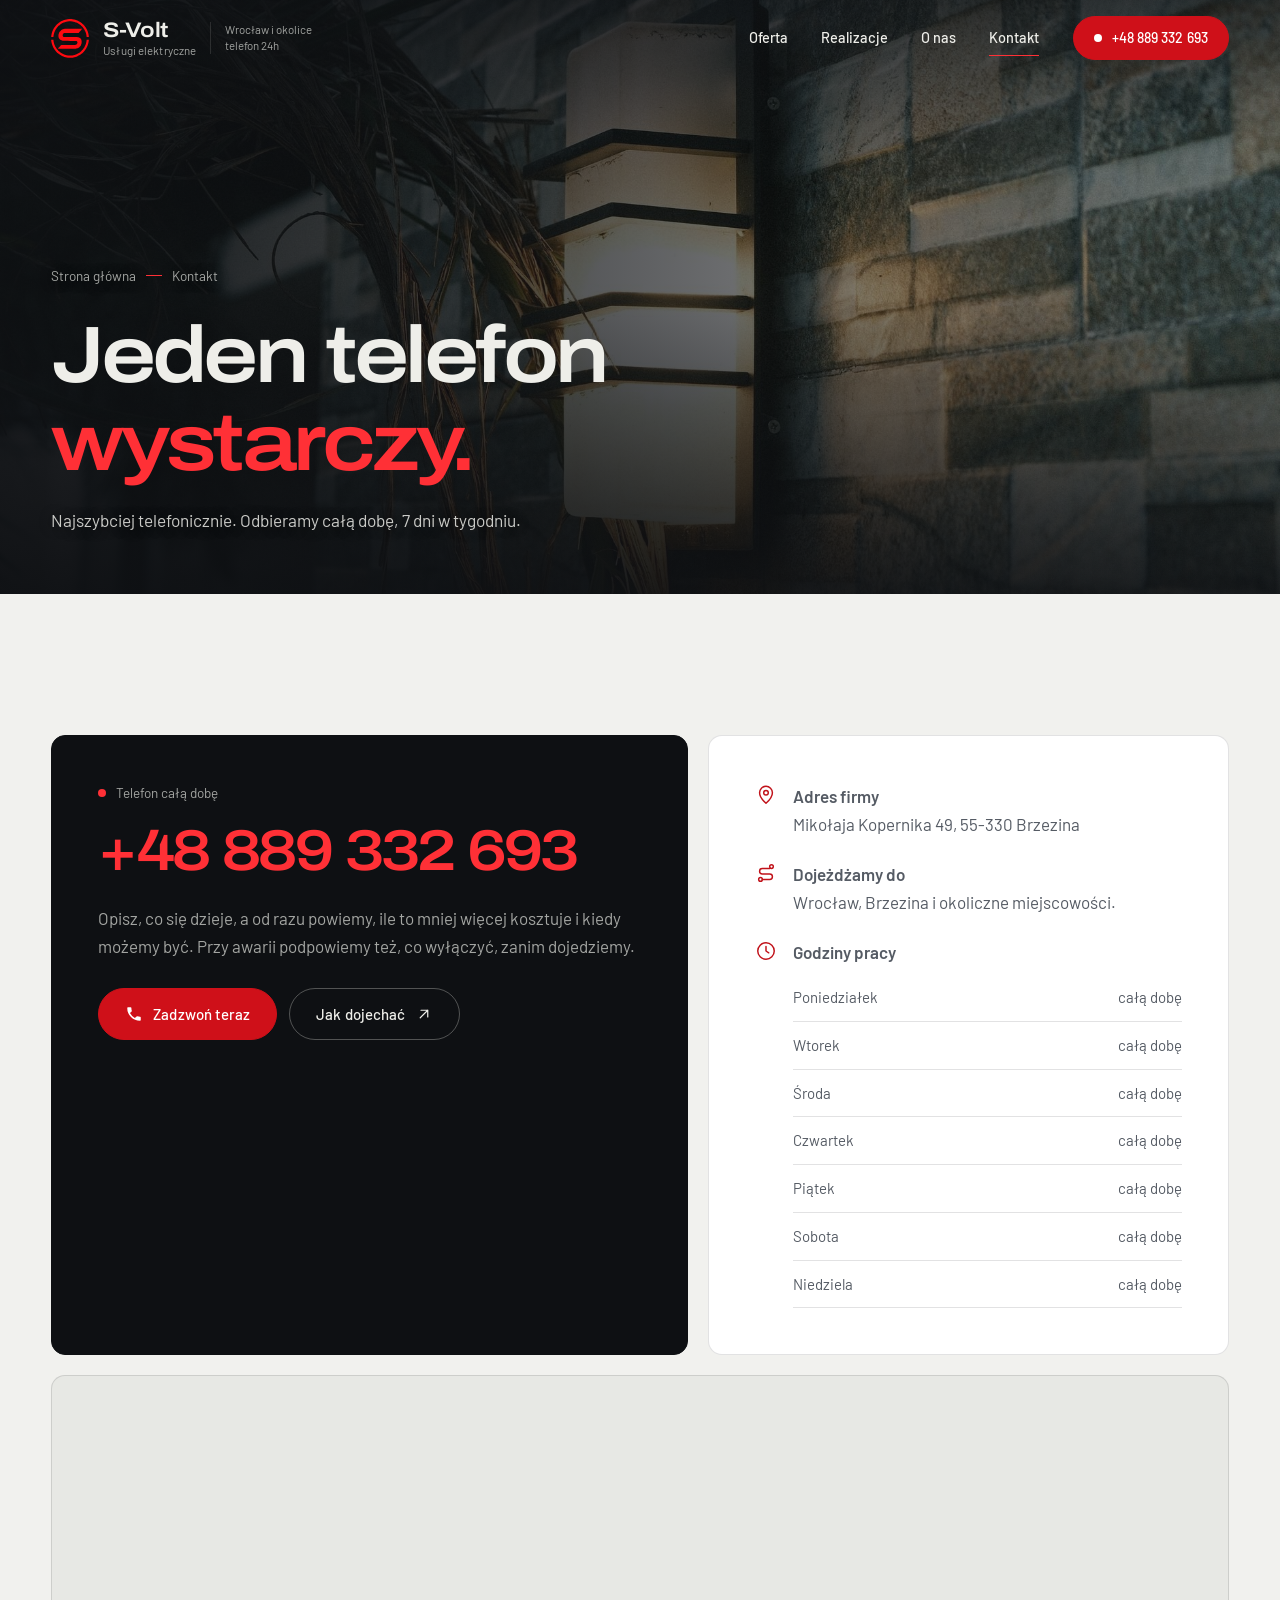
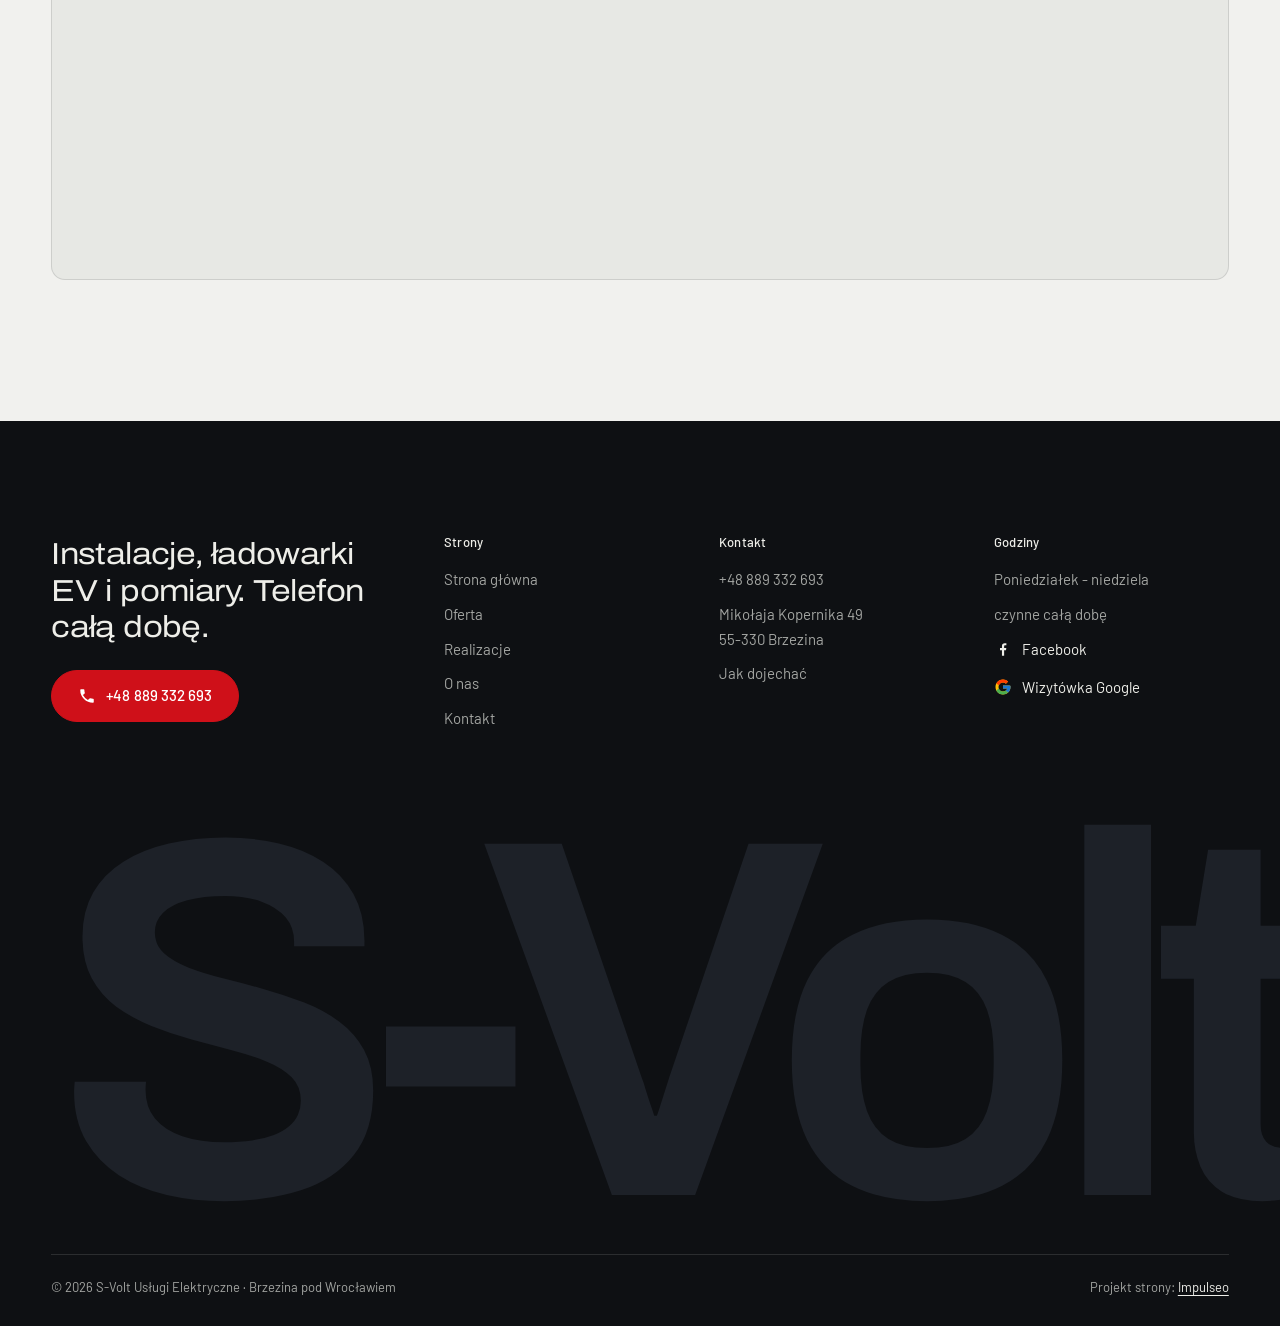
<file: kontakt.html>
<!DOCTYPE html>
<html lang="pl">
<head>
<meta charset="UTF-8">
<meta name="viewport" content="width=device-width, initial-scale=1.0">
<title>Kontakt - S-Volt elektryk Wrocław, telefon całą dobę</title>
<meta name="description" content="Telefon całą dobę: +48 889 332 693. S-Volt, Mikołaja Kopernika 49, 55-330 Brzezina. Dojazd we Wrocławiu i okolicach.">
<link rel="canonical" href="https://impulseo-pl.github.io/s-volt-uslugi-elektryczne/kontakt.html">
<meta name="robots" content="noindex, nofollow">
<meta name="theme-color" content="#0E1013">
<meta property="og:type" content="website">
<meta property="og:locale" content="pl_PL">
<meta property="og:site_name" content="S-Volt Usługi Elektryczne">
<meta property="og:title" content="Kontakt - S-Volt elektryk Wrocław, telefon całą dobę">
<meta property="og:description" content="Telefon całą dobę: +48 889 332 693. S-Volt, Mikołaja Kopernika 49, 55-330 Brzezina. Dojazd we Wrocławiu i okolicach.">
<meta property="og:url" content="https://impulseo-pl.github.io/s-volt-uslugi-elektryczne/kontakt.html">
<meta property="og:image" content="https://impulseo-pl.github.io/s-volt-uslugi-elektryczne/img/og.jpg">
<meta property="og:image:width" content="1200">
<meta property="og:image:height" content="630">
<meta name="twitter:card" content="summary_large_image">
<link rel="icon" type="image/png" href="img/logo.png">
<script>(function(){var d=document.documentElement;d.classList.add('js');try{if(!window.matchMedia('(prefers-reduced-motion: reduce)').matches)d.classList.add('anim');}catch(e){}setTimeout(function(){if(!d.classList.contains('anim-ok'))d.classList.remove('anim');},3500);})();</script>
<link rel="preload" as="image" href="img/head-kontakt.jpg" fetchpriority="high">
<link rel="preconnect" href="https://fonts.googleapis.com">
<link rel="preconnect" href="https://fonts.gstatic.com" crossorigin>
<link href="https://fonts.googleapis.com/css2?family=Archivo:wdth,wght@62..125,400..800&family=Barlow:wght@400;500;600&display=swap" rel="stylesheet">
<link rel="stylesheet" href="assets/styles.css?v=20261022b">
<script src="assets/lenis.min.js?v=1.1.20" defer></script>
<script src="assets/main.js?v=20261022b" defer></script>
</head>
<body>
<a class="skip" href="#tresc">Przejdź do treści</a>
<header class="site-head">
<div class="head-in">
  <a class="brand" href="index.html" aria-label="S-Volt - strona główna">
    <span class="znak"><svg class="wm" viewBox="0 0 1976 2032" role="img" aria-label="S-Volt"><g transform="translate(0,2032) scale(1,-1)"><path pathLength="1" style="--i:0" d="M937 2026 c-21 -1 -41 -3 -46 -4 -3 -1 -11 -1 -18 -2 -7 -1 -20 -2 -29 -4 -10 -2 -21 -4 -25 -4 -10 -1 -17 -3 -23 -5 -2 0 -11 -2 -18 -3 -8 -2 -17 -4 -21 -5 -4 -1 -10 -3 -15 -4 -10 -2 -36 -9 -40 -11 -2 -1 -7 -2 -11 -4 -10 -2 -38 -12 -43 -14 -3 -1 -5 -2 -6 -2 -1 0 -4 -1 -7 -3 -3 -1 -8 -3 -13 -5 -12 -4 -23 -9 -31 -13 -5 -2 -10 -4 -12 -5 -3 -1 -6 -2 -7 -3 -1 -1 -4 -2 -6 -3 -2 -1 -5 -2 -7 -4 -2 -1 -7 -3 -11 -5 -4 -2 -9 -5 -10 -5 -1 -1 -5 -3 -8 -4 -11 -6 -21 -11 -23 -13 -1 -1 -3 -2 -3 -2 -1 0 -17 -9 -21 -12 -4 -3 -17 -11 -28 -18 -6 -3 -11 -6 -11 -7 0 0 -2 -2 -4 -3 -3 -1 -13 -9 -23 -16 -3 -2 -7 -5 -8 -6 -3 -2 -13 -9 -19 -14 -2 -2 -5 -4 -5 -4 -1 0 -3 -2 -5 -3 -2 -2 -10 -10 -18 -17 -25 -20 -44 -38 -46 -41 0 -1 -1 -2 -2 -2 -1 0 -7 -7 -15 -15 -8 -8 -16 -15 -17 -17 -11 -10 -48 -53 -59 -67 -3 -5 -8 -11 -10 -14 -11 -14 -22 -29 -31 -43 -1 -2 -4 -6 -6 -9 -6 -8 -18 -27 -21 -32 -1 -2 -5 -7 -7 -11 -4 -7 -7 -11 -11 -20 -1 -2 -3 -6 -5 -8 -2 -3 -5 -9 -7 -13 -1 -4 -4 -7 -4 -8 -1 0 -2 -3 -4 -6 -1 -3 -4 -10 -7 -15 -8 -16 -10 -20 -10 -21 0 0 -2 -3 -3 -7 -2 -4 -4 -9 -4 -10 -1 -1 -2 -3 -3 -4 0 -1 -1 -3 -2 -5 0 -1 -3 -6 -5 -11 -2 -5 -5 -12 -6 -17 -2 -4 -4 -9 -5 -12 -1 -2 -3 -7 -4 -10 -1 -4 -3 -8 -3 -9 -1 0 -3 -6 -4 -12 -2 -6 -5 -13 -6 -16 -1 -3 -2 -7 -3 -8 0 -1 -2 -7 -3 -13 -2 -6 -4 -13 -5 -16 -1 -3 -3 -9 -4 -14 -2 -5 -3 -11 -4 -15 -1 -4 -2 -11 -4 -17 -2 -7 -3 -15 -4 -18 -1 -4 -2 -12 -3 -16 -7 -30 -11 -57 -14 -89 0 -10 -2 -21 -2 -25 -2 -12 -1 -18 1 -21 3 -2 110 -3 112 0 2 1 2 6 4 19 0 10 2 22 3 28 0 6 2 17 3 26 2 19 3 25 5 34 1 4 2 10 3 14 1 4 2 11 3 15 1 3 2 9 3 11 0 2 2 8 2 12 1 3 3 8 3 11 1 2 3 8 4 13 1 5 3 13 5 18 2 4 4 12 5 16 5 16 24 68 29 76 1 3 2 5 2 5 0 1 2 4 4 8 2 4 4 9 4 11 3 6 12 25 14 28 1 1 2 3 2 4 0 1 1 2 2 4 2 2 5 9 13 24 1 2 4 6 5 9 2 2 3 4 3 5 0 0 2 3 4 6 2 4 4 7 4 8 0 0 1 2 2 4 2 1 5 7 8 12 4 5 9 12 11 16 3 4 5 7 5 8 0 0 1 2 3 3 1 1 3 4 4 6 4 7 43 57 58 74 30 32 49 52 68 69 3 2 8 7 12 10 10 9 29 24 48 39 9 6 17 12 19 14 2 1 5 3 6 4 1 1 4 2 6 4 2 2 11 8 26 17 4 2 9 6 10 7 2 1 5 3 7 4 2 0 6 3 8 4 24 15 75 41 106 52 5 2 12 5 15 6 11 4 21 8 36 13 30 10 40 13 46 14 4 1 8 2 9 3 2 0 8 2 15 4 7 1 17 3 22 5 5 1 14 3 19 4 4 0 13 2 18 3 5 1 17 3 27 4 9 1 19 2 22 3 18 3 65 6 106 6 44 0 64 -1 102 -6 9 -1 19 -3 24 -3 9 -1 21 -3 29 -6 3 0 9 -1 14 -2 4 -1 13 -2 20 -4 6 -2 15 -4 20 -4 4 -1 8 -2 10 -3 1 0 5 -2 10 -3 16 -4 49 -15 70 -23 5 -1 10 -3 12 -3 1 -1 3 -2 4 -2 1 -1 5 -3 10 -4 4 -2 10 -5 14 -6 3 -2 6 -3 7 -3 0 0 4 -2 8 -4 5 -2 14 -6 21 -10 7 -3 18 -8 25 -12 19 -10 19 -11 26 -14 4 -2 8 -5 10 -6 1 -1 3 -2 3 -2 1 0 5 -2 8 -5 4 -2 10 -6 13 -8 6 -4 18 -11 21 -13 1 -1 5 -4 9 -6 4 -3 9 -7 13 -10 3 -2 10 -7 15 -11 5 -3 10 -8 12 -10 2 -2 5 -3 6 -3 0 0 1 -1 2 -2 0 0 2 -3 5 -4 7 -6 27 -24 35 -31 4 -4 11 -10 15 -14 4 -4 12 -12 19 -18 6 -6 12 -13 15 -15 7 -8 20 -22 28 -32 4 -5 8 -10 9 -11 0 0 2 -2 3 -4 5 -7 19 -24 22 -28 5 -5 10 -13 10 -14 0 0 1 -1 2 -2 1 -2 27 -40 30 -46 2 -2 5 -9 9 -14 17 -30 39 -72 48 -94 2 -4 4 -8 5 -10 1 -3 2 -5 2 -6 0 -1 1 -4 2 -6 2 -2 4 -7 5 -11 2 -4 4 -11 6 -15 1 -3 3 -8 3 -10 1 -2 2 -6 4 -9 1 -3 3 -8 4 -12 1 -3 3 -9 4 -12 1 -4 3 -11 5 -15 4 -16 10 -39 12 -44 0 -3 2 -11 3 -18 2 -8 4 -17 5 -22 1 -5 2 -11 2 -14 1 -3 3 -16 5 -30 3 -27 5 -43 5 -56 0 -7 0 -9 2 -11 l2 -2 54 0 c43 0 55 0 57 1 3 1 3 12 0 37 -1 10 -3 24 -3 32 -2 14 -4 28 -9 53 -1 7 -2 15 -3 19 -1 4 -2 9 -3 12 0 2 -1 8 -2 12 -1 7 -8 33 -12 47 -2 4 -3 10 -3 12 -1 2 -3 9 -5 15 -2 7 -4 13 -4 13 0 1 -2 6 -4 11 -1 4 -3 10 -4 12 0 2 -1 4 -1 6 -1 1 -4 8 -6 15 -3 7 -6 14 -6 16 -1 1 -2 3 -3 6 -1 2 -2 5 -4 8 -1 2 -3 6 -4 9 -2 8 -2 8 -22 50 -4 6 -8 14 -10 18 -5 10 -8 16 -8 17 0 0 -1 2 -3 4 -1 2 -3 6 -5 9 -7 13 -16 28 -21 35 -2 4 -4 7 -4 7 0 1 -16 25 -19 29 -1 1 -5 7 -9 13 -4 6 -7 11 -8 12 -1 1 -2 2 -2 2 0 1 -1 3 -3 5 -2 2 -6 7 -9 11 -3 4 -7 9 -9 12 -2 2 -4 4 -4 5 0 0 -1 2 -3 4 -2 2 -7 9 -12 15 -5 6 -11 13 -13 15 -3 3 -6 7 -8 9 -2 2 -6 6 -9 10 -3 4 -8 10 -12 13 -4 4 -7 8 -8 9 -5 5 -36 35 -40 39 -5 3 -18 15 -23 20 -1 1 -5 4 -7 6 -7 6 -25 21 -25 22 0 0 -2 1 -3 2 -2 1 -7 5 -11 8 -4 3 -10 8 -13 10 -4 3 -8 6 -10 7 -2 2 -8 6 -13 10 -6 3 -11 7 -13 8 -1 1 -6 5 -13 9 -6 3 -11 7 -12 8 -3 2 -21 13 -22 13 -1 0 -4 2 -7 4 -3 1 -5 3 -6 3 0 0 -2 1 -4 2 -3 3 -13 9 -22 13 -4 2 -8 4 -9 5 -3 1 -24 11 -31 15 -4 1 -11 5 -17 8 -6 3 -11 5 -12 5 -1 0 -3 1 -4 2 -2 0 -8 3 -13 5 -22 9 -30 12 -44 16 -4 2 -9 3 -10 4 -7 3 -11 4 -21 7 -6 2 -13 4 -16 5 -4 1 -11 3 -15 4 -5 2 -13 4 -18 5 -5 1 -14 3 -20 5 -7 2 -13 3 -14 3 -1 0 -8 1 -14 3 -7 2 -19 4 -26 5 -8 1 -15 2 -15 3 -1 0 -18 3 -33 5 -7 0 -17 1 -20 2 -27 4 -122 6 -158 4z"/><path pathLength="1" style="--i:1" d="M995 1521 l-250 0 -20 -3 c-24 -3 -32 -4 -39 -6 -4 0 -12 -2 -19 -3 -11 -3 -15 -4 -32 -9 -3 -1 -9 -3 -14 -5 -5 -1 -10 -3 -11 -3 -5 -2 -38 -17 -52 -25 -10 -5 -21 -13 -32 -21 -4 -3 -8 -6 -11 -8 -12 -8 -57 -57 -64 -70 0 -2 -2 -4 -3 -5 -6 -8 -29 -52 -34 -67 -2 -4 -5 -11 -6 -16 -2 -5 -4 -10 -4 -12 -1 -3 -2 -6 -3 -7 -1 -3 -6 -21 -6 -24 0 -2 -1 -8 -3 -15 -7 -29 -9 -73 -4 -112 1 -11 8 -39 12 -47 1 -2 2 -6 2 -7 2 -7 17 -35 23 -44 14 -18 19 -25 26 -32 13 -12 26 -23 30 -25 1 -2 9 -7 16 -12 8 -5 16 -10 18 -10 2 -1 6 -3 9 -5 2 -1 7 -3 9 -4 2 -1 5 -2 6 -3 2 -1 28 -10 35 -12 2 -1 8 -3 14 -4 14 -4 16 -4 23 -5 3 0 11 -2 17 -3 24 -4 29 -4 360 -5 l317 -1 5 -2 c3 -1 9 -3 13 -5 19 -7 32 -17 39 -31 2 -4 5 -9 6 -11 3 -5 4 -8 6 -20 2 -15 3 -22 1 -30 0 -4 -1 -11 -2 -16 -4 -27 -25 -62 -48 -78 -25 -17 -42 -23 -81 -27 -4 0 -169 0 -366 0 -224 -1 -361 -1 -363 -2 -4 0 -5 -1 -6 -4 -1 -2 -4 -6 -7 -10 -3 -3 -9 -10 -13 -15 -4 -5 -13 -15 -20 -23 -8 -9 -15 -17 -16 -19 -1 -1 -10 -11 -18 -21 -9 -10 -23 -27 -31 -36 -8 -10 -17 -21 -19 -24 -3 -2 -5 -5 -5 -6 0 0 -1 -2 -2 -2 -1 -1 -5 -5 -8 -9 -13 -14 -15 -19 -11 -20 0 -1 196 -1 433 -1 450 0 461 0 484 4 2 0 10 1 16 2 6 1 16 2 22 4 5 1 13 3 18 3 8 2 37 10 41 12 1 1 5 3 9 4 3 0 8 2 10 4 3 1 6 2 7 2 0 0 10 4 20 10 17 9 25 13 33 19 1 1 6 4 11 8 17 11 50 44 59 59 2 2 4 5 6 8 2 2 4 5 5 7 11 17 13 21 17 28 1 3 4 9 6 13 2 3 5 9 6 13 2 4 4 9 5 12 4 9 9 23 12 32 1 3 2 8 3 11 4 17 5 20 6 25 1 5 3 18 6 30 2 11 3 57 2 81 -1 25 -5 40 -16 73 -4 10 -8 19 -13 28 -13 21 -12 21 -28 40 -9 9 -26 25 -36 31 -4 2 -8 5 -9 6 -1 1 -4 3 -6 4 -3 1 -7 3 -9 5 -3 1 -6 3 -7 4 -1 0 -3 1 -4 1 -2 2 -31 14 -35 15 -2 0 -7 1 -11 3 -8 2 -16 3 -39 7 -7 1 -14 2 -14 3 -1 0 -156 1 -344 1 -309 1 -343 1 -348 2 -21 6 -40 15 -42 19 0 1 -1 3 -3 3 -5 2 -16 17 -20 26 -15 33 -9 80 14 114 6 8 16 19 20 21 1 2 6 5 10 8 9 7 23 14 33 17 3 1 9 3 11 3 13 4 6 4 382 5 l363 0 5 5 c2 3 7 8 10 12 2 3 6 8 8 10 9 12 23 29 27 33 3 3 7 8 9 10 2 2 5 7 7 9 2 2 7 8 10 12 4 4 8 9 9 11 2 2 14 17 21 26 2 2 7 7 11 12 4 5 10 12 14 16 4 5 10 12 14 17 28 33 30 37 25 39 -4 0 -320 1 -620 0z"/><path pathLength="1" style="--i:2" d="M12 948 c-2 -1 -3 -2 -4 -4 -1 -4 6 -72 9 -85 1 -4 2 -11 3 -16 1 -6 2 -12 2 -14 2 -5 4 -15 5 -24 1 -5 3 -15 5 -22 2 -7 4 -16 5 -19 1 -4 2 -9 3 -12 1 -3 3 -8 3 -12 2 -6 10 -33 12 -39 1 -3 11 -31 13 -38 1 -3 3 -8 5 -12 2 -5 4 -9 4 -10 0 -1 1 -4 3 -8 1 -3 3 -7 3 -8 3 -9 40 -85 49 -100 2 -4 6 -10 7 -12 3 -7 18 -31 21 -35 1 -2 5 -8 8 -13 3 -5 7 -11 8 -13 2 -2 4 -5 6 -7 6 -10 9 -14 19 -28 6 -7 11 -15 12 -17 1 -1 3 -3 4 -5 2 -1 4 -4 6 -6 2 -3 5 -7 8 -10 16 -20 21 -26 21 -28 1 -1 2 -2 3 -3 1 0 3 -2 5 -3 1 -2 7 -8 12 -14 6 -6 11 -11 12 -12 3 -5 63 -64 68 -67 1 -1 4 -3 7 -6 3 -3 10 -8 15 -13 6 -4 14 -10 18 -14 8 -7 35 -27 40 -30 2 -2 7 -5 12 -9 5 -3 14 -9 20 -13 6 -4 12 -8 13 -9 1 -1 2 -2 3 -2 1 0 5 -2 9 -5 12 -7 37 -22 45 -26 1 0 4 -2 5 -3 1 0 7 -3 12 -6 5 -2 12 -6 16 -8 10 -6 10 -6 11 -6 1 0 6 -2 12 -5 5 -3 11 -5 11 -5 1 0 3 -1 3 -2 1 -1 3 -2 3 -2 1 0 3 -1 4 -1 6 -3 27 -11 37 -15 5 -2 12 -5 16 -7 4 -1 15 -5 25 -8 9 -3 20 -7 22 -8 15 -5 39 -12 44 -13 2 0 7 -1 10 -2 4 -1 13 -3 32 -7 3 0 10 -2 14 -3 4 -1 12 -2 17 -3 4 -1 18 -3 30 -5 12 -1 27 -3 34 -4 7 -1 20 -2 29 -3 19 -2 99 -3 118 -1 48 3 67 5 72 6 2 0 8 2 13 2 5 1 12 2 16 3 16 2 22 3 32 6 6 1 13 3 16 3 10 2 23 5 24 6 1 0 4 1 7 1 2 1 9 2 15 4 6 2 14 4 19 5 17 5 29 9 36 12 3 2 9 3 12 4 3 1 6 2 7 2 1 1 5 3 10 5 12 4 25 9 35 13 4 2 10 5 13 6 3 1 6 3 7 3 1 1 3 2 5 2 1 1 7 3 12 5 32 16 75 38 78 41 1 0 6 3 12 6 5 4 11 8 14 9 2 2 5 4 7 5 2 0 7 4 12 7 4 3 11 7 14 9 8 6 22 15 28 20 3 2 10 7 16 12 6 4 12 9 15 11 2 2 5 4 6 4 1 0 3 2 5 4 2 2 8 8 13 12 13 10 37 31 47 41 4 5 12 13 18 19 6 5 15 15 22 22 6 6 14 15 19 20 7 8 16 19 34 41 3 4 7 8 7 9 3 3 19 25 22 29 3 5 7 10 15 20 3 5 8 12 10 16 2 3 5 8 6 10 6 9 11 16 15 23 2 4 5 9 7 12 3 4 5 8 11 19 2 4 5 9 6 11 1 1 3 4 3 7 1 2 2 4 3 5 2 2 29 57 29 59 0 1 1 3 2 4 1 2 8 17 13 30 1 4 3 9 5 13 2 4 4 10 5 14 1 3 3 8 4 10 1 2 2 4 2 5 0 1 6 19 8 25 3 7 13 42 19 64 0 2 2 9 3 14 2 5 3 11 3 12 0 1 1 5 1 7 2 7 6 22 7 31 1 4 2 11 3 17 4 17 4 19 5 32 1 12 2 16 5 43 2 20 2 26 -2 28 -2 1 -15 1 -57 1 -63 -1 -57 1 -57 -12 0 -14 -2 -38 -5 -54 -2 -10 -3 -22 -4 -27 -1 -9 -2 -14 -5 -26 -1 -3 -2 -8 -2 -10 -1 -3 -2 -10 -4 -15 -1 -6 -3 -13 -4 -17 -1 -8 -6 -23 -7 -24 0 -1 -1 -4 -1 -6 -1 -3 -2 -8 -4 -12 -1 -4 -3 -10 -4 -14 -1 -4 -3 -10 -4 -13 -2 -3 -4 -8 -4 -11 -1 -3 -3 -6 -3 -7 -1 -1 -3 -7 -5 -14 -6 -16 -10 -24 -13 -32 -2 -4 -4 -9 -4 -10 -1 -2 -17 -34 -21 -43 -1 -1 -3 -5 -4 -8 -2 -3 -5 -9 -8 -14 -3 -5 -6 -11 -7 -13 -2 -3 -5 -10 -8 -14 -3 -5 -8 -13 -10 -16 -8 -13 -18 -28 -19 -29 -1 -1 -2 -2 -2 -2 0 -1 -15 -23 -21 -30 -2 -3 -7 -10 -12 -16 -5 -6 -10 -13 -12 -15 -4 -4 -8 -10 -18 -21 -12 -14 -41 -45 -57 -60 -9 -8 -18 -16 -20 -19 -8 -7 -15 -13 -20 -17 -2 -2 -6 -5 -8 -7 -3 -2 -5 -4 -5 -4 -1 0 -3 -2 -5 -4 -3 -2 -6 -5 -8 -7 -12 -9 -18 -13 -20 -14 -7 -5 -24 -17 -27 -19 -2 -2 -7 -5 -11 -8 -5 -3 -11 -7 -13 -9 -3 -1 -7 -4 -10 -5 -2 -1 -8 -5 -14 -8 -13 -9 -14 -9 -23 -14 -5 -2 -11 -5 -13 -6 -2 -2 -6 -4 -8 -4 -2 -1 -10 -5 -17 -9 -7 -4 -14 -7 -15 -7 -1 0 -3 -1 -4 -2 -2 -2 -6 -4 -9 -5 -3 0 -8 -3 -11 -4 -3 -2 -6 -3 -7 -3 -1 0 -3 -1 -4 -1 -9 -4 -14 -6 -23 -9 -5 -2 -10 -4 -11 -5 -1 0 -5 -2 -9 -3 -4 -2 -10 -3 -12 -4 -13 -5 -33 -11 -36 -11 -1 0 -4 -1 -6 -2 -3 -1 -13 -4 -32 -8 -4 -1 -11 -3 -15 -4 -4 -1 -12 -3 -17 -4 -6 0 -14 -2 -18 -3 -9 -2 -31 -5 -37 -5 -2 0 -7 -1 -10 -1 -21 -6 -113 -7 -167 -2 -10 0 -21 2 -23 2 -2 1 -11 2 -18 3 -7 0 -15 1 -17 2 -5 1 -18 3 -28 5 -4 1 -11 2 -15 3 -13 3 -21 5 -26 6 -2 0 -9 2 -15 4 -6 2 -13 4 -15 5 -3 0 -8 2 -12 3 -4 1 -8 3 -10 3 -2 1 -8 3 -13 5 -4 2 -11 4 -15 5 -4 1 -8 2 -8 3 -1 1 -4 2 -7 3 -6 1 -15 5 -32 12 -6 3 -12 5 -13 6 -2 0 -14 6 -20 9 -2 1 -10 5 -18 10 -22 10 -45 23 -48 25 -5 4 -18 11 -19 11 0 0 -2 1 -4 3 -1 1 -10 7 -19 13 -22 15 -25 16 -49 35 -16 12 -16 12 -37 30 -10 8 -22 19 -26 22 -6 7 -22 21 -27 26 -1 1 -7 8 -14 15 -7 7 -13 14 -14 15 -3 2 -4 3 -14 15 -4 6 -10 13 -13 17 -3 3 -7 7 -8 9 -2 2 -5 6 -7 8 -4 5 -12 17 -19 26 -3 4 -7 11 -10 15 -7 9 -13 19 -20 29 -3 4 -6 9 -7 10 -1 2 -3 5 -4 6 -1 2 -3 6 -4 9 -8 11 -26 44 -35 63 -5 9 -10 20 -12 25 -2 4 -5 11 -7 15 -2 5 -4 9 -5 10 0 1 -1 2 -1 3 0 1 -1 5 -3 9 -2 3 -4 9 -5 13 -1 3 -3 9 -5 12 -1 3 -3 8 -3 10 -2 7 -5 13 -7 18 0 1 -1 4 -1 5 0 0 -1 5 -3 10 -2 5 -4 12 -5 17 -1 5 -3 11 -4 15 -1 3 -3 10 -4 16 -1 6 -3 13 -4 16 -1 3 -3 11 -4 17 -1 7 -2 14 -3 16 -2 7 -3 13 -5 31 -1 8 -3 22 -4 31 -1 8 -2 20 -3 27 -1 7 -2 13 -2 14 -2 1 -107 1 -111 0z"/></g></svg></span>
    <span class="brand-name"><b>S-Volt</b><small>Usługi elektryczne</small></span>
    <span class="brand-sub">Wrocław i&nbsp;okolice<br>telefon 24h</span>
  </a>
  <nav class="nav-links" aria-label="Menu główne">
    <a class="nl" href="oferta.html">Oferta</a><a class="nl" href="realizacje.html">Realizacje</a><a class="nl" href="o-nas.html">O&nbsp;nas</a><a class="nl" href="kontakt.html" aria-current="page">Kontakt</a>
    <a class="btn btn-copper nav-cta" href="tel:+48889332693"><span class="live" aria-hidden="true"></span>+48 889 332 693</a>
  </nav>
  <button class="burger" type="button" aria-label="Otwórz menu" aria-expanded="false" aria-controls="mnav"><span></span><span></span></button>
</div>
</header>
<div class="mnav" id="mnav">
  <div class="mnav-in">
    <a class="ml" href="index.html">Strona główna</a><a class="ml" href="oferta.html">Oferta</a><a class="ml" href="realizacje.html">Realizacje</a><a class="ml" href="o-nas.html">O&nbsp;nas</a><a class="ml" href="kontakt.html" aria-current="page">Kontakt</a>
    <div class="mnav-foot">
      <span>Telefon czynny całą dobę, 7 dni w&nbsp;tygodniu</span>
      <a class="btn btn-copper" href="tel:+48889332693"><svg class="ico" width="16" height="16" viewBox="0 0 24 24" fill="none" aria-hidden="true"><path d="M6.6 10.8a15.5 15.5 0 0 0 6.6 6.6l2.2-2.2a1 1 0 0 1 1-.24 11.4 11.4 0 0 0 3.6.58 1 1 0 0 1 1 1V20a1 1 0 0 1-1 1A17 17 0 0 1 3 4a1 1 0 0 1 1-1h3.5a1 1 0 0 1 1 1c0 1.25.2 2.46.58 3.6a1 1 0 0 1-.25 1l-2.23 2.2Z" fill="currentColor"/></svg>+48 889 332 693</a>
    </div>
  </div>
</div>
<main id="tresc">

<section class="pagehead">
  <div class="pagehead-media"><img src="img/head-kontakt.jpg" alt="Kinkiet zewnętrzny na kamiennej elewacji wieczorem" width="1880" height="1253" decoding="async" fetchpriority="high"></div>
  <div class="ph-in">
    <p class="crumb up" style="--d:0"><a href="index.html">Strona główna</a><span class="sl" aria-hidden="true"></span>Kontakt</p>
    <h1><span class="ln"><span class="ln-i" style="--k:0">Jeden telefon</span></span><span class="ln"><span class="ln-i" style="--k:1"><em>wystarczy.</em></span></span></h1>
    <p class="ph-lead up" style="--d:300">Najszybciej telefonicznie. Odbieramy całą dobę, 7 dni w&nbsp;tygodniu.</p>
  </div>
</section>

<section class="sec">
  <div class="wrap">
    <div class="k-grid">
      <div class="k-card dark rv">
        <span class="lbl"><span class="live" aria-hidden="true"></span>Telefon całą dobę</span>
        <a class="k-phone" href="tel:+48889332693">+48 889 332 693</a>
        <p>Opisz, co się dzieje, a&nbsp;od razu powiemy, ile to mniej więcej kosztuje i&nbsp;kiedy możemy być. Przy awarii podpowiemy też, co wyłączyć, zanim dojedziemy.</p>
        <div class="cta-row" style="margin-top:28px">
          <a class="btn btn-copper" href="tel:+48889332693"><svg class="ico" width="16" height="16" viewBox="0 0 24 24" fill="none" aria-hidden="true"><path d="M6.6 10.8a15.5 15.5 0 0 0 6.6 6.6l2.2-2.2a1 1 0 0 1 1-.24 11.4 11.4 0 0 0 3.6.58 1 1 0 0 1 1 1V20a1 1 0 0 1-1 1A17 17 0 0 1 3 4a1 1 0 0 1 1-1h3.5a1 1 0 0 1 1 1c0 1.25.2 2.46.58 3.6a1 1 0 0 1-.25 1l-2.23 2.2Z" fill="currentColor"/></svg>Zadzwoń teraz</a>
          <a class="btn btn-ghost" href="https://maps.google.com/?cid=14637070872031324148" target="_blank" rel="noopener">Jak dojechać<svg class="ico" width="18" height="18" viewBox="0 0 24 24" fill="none" stroke="currentColor" stroke-width="1.6" stroke-linecap="round" stroke-linejoin="round" aria-hidden="true"><path d="M7 17 17 7M8 7h9v9"/></svg></a>
        </div>
      </div>
      <div class="k-card rv" style="--d:120">
        <ul class="k-list">
          <li><svg class="ico" width="24" height="24" viewBox="0 0 24 24" fill="none" stroke="currentColor" stroke-width="1.6" stroke-linecap="round" stroke-linejoin="round" aria-hidden="true"><path d="M12 21s-7-6.2-7-11.5A7 7 0 0 1 19 9.5C19 14.8 12 21 12 21z"/><circle cx="12" cy="9.5" r="2.5"/></svg><span><b>Adres firmy</b>Mikołaja Kopernika 49, 55-330 Brzezina</span></li>
          <li><svg class="ico" width="24" height="24" viewBox="0 0 24 24" fill="none" stroke="currentColor" stroke-width="1.6" stroke-linecap="round" stroke-linejoin="round" aria-hidden="true"><circle cx="6" cy="19" r="2"/><circle cx="18" cy="5" r="2"/><path d="M8 19h8a3 3 0 0 0 0-6H8a3 3 0 0 1 0-6h8"/></svg><span><b>Dojeżdżamy do</b>Wrocław, Brzezina i&nbsp;okoliczne miejscowości.</span></li>
          <li><svg class="ico" width="24" height="24" viewBox="0 0 24 24" fill="none" stroke="currentColor" stroke-width="1.6" stroke-linecap="round" stroke-linejoin="round" aria-hidden="true"><circle cx="12" cy="12" r="9"/><path d="M12 7v5l3 2"/></svg><span><b>Godziny pracy</b>
            <ul class="hours"><li><span>Poniedziałek</span><span>całą dobę</span></li><li><span>Wtorek</span><span>całą dobę</span></li><li><span>Środa</span><span>całą dobę</span></li><li><span>Czwartek</span><span>całą dobę</span></li><li><span>Piątek</span><span>całą dobę</span></li><li><span>Sobota</span><span>całą dobę</span></li><li><span>Niedziela</span><span>całą dobę</span></li></ul></span></li>
        </ul>
      </div>
    </div>
    <div class="map map-lg rv">
      <iframe title="Mapa dojazdu - S-Volt, Brzezina pod Wrocławiem" src="https://maps.google.com/maps?q=Miko%C5%82aja+Kopernika+49,+55-330+Brzezina&z=10&output=embed" loading="lazy" referrerpolicy="no-referrer-when-downgrade"></iframe>
    </div>
  </div>
</section>
</main>
<footer class="site-foot">
  <div class="wrap">
    <div class="foot-top">
      <div>
        <p class="foot-claim">Instalacje, ładowarki EV i&nbsp;pomiary. Telefon całą dobę.</p>
        <a class="btn btn-copper" href="tel:+48889332693"><svg class="ico" width="16" height="16" viewBox="0 0 24 24" fill="none" aria-hidden="true"><path d="M6.6 10.8a15.5 15.5 0 0 0 6.6 6.6l2.2-2.2a1 1 0 0 1 1-.24 11.4 11.4 0 0 0 3.6.58 1 1 0 0 1 1 1V20a1 1 0 0 1-1 1A17 17 0 0 1 3 4a1 1 0 0 1 1-1h3.5a1 1 0 0 1 1 1c0 1.25.2 2.46.58 3.6a1 1 0 0 1-.25 1l-2.23 2.2Z" fill="currentColor"/></svg>+48 889 332 693</a>
      </div>
      <div>
        <h4>Strony</h4>
        <ul><li><a href="index.html">Strona główna</a></li><li><a href="oferta.html">Oferta</a></li><li><a href="realizacje.html">Realizacje</a></li><li><a href="o-nas.html">O&nbsp;nas</a></li><li><a href="kontakt.html">Kontakt</a></li></ul>
      </div>
      <div>
        <h4>Kontakt</h4>
        <ul>
          <li><a href="tel:+48889332693">+48 889 332 693</a></li>
          <li>Mikołaja Kopernika 49<br>55-330 Brzezina</li>
          <li><a href="https://maps.google.com/?cid=14637070872031324148" target="_blank" rel="noopener">Jak dojechać</a></li>
        </ul>
      </div>
      <div>
        <h4>Godziny</h4>
        <ul>
          <li>Poniedziałek - niedziela</li>
          <li>czynne całą dobę</li>
          <li><a class="soc" href="https://www.facebook.com/people/S-Volt-Us%C5%82ugi-Elektryczne/61593270532799/" target="_blank" rel="noopener" aria-label="S-Volt na Facebooku"><svg width="18" height="18" viewBox="0 0 24 24" aria-hidden="true"><path fill="currentColor" d="M13.5 21v-7.5h2.5l.4-3h-2.9V8.6c0-.9.3-1.5 1.5-1.5h1.5V4.4c-.3 0-1.2-.1-2.2-.1-2.2 0-3.7 1.3-3.7 3.8v2.4H8v3h2.6V21h2.9z"/></svg>Facebook</a></li>
          <li><a class="soc" href="https://maps.google.com/?cid=14637070872031324148" target="_blank" rel="noopener" aria-label="Wizytówka S-Volt w Google"><svg class="g-logo" viewBox="0 0 48 48" aria-hidden="true"><path fill="#FFC107" d="M43.6 20.5H42V20H24v8h11.3C33.7 32.7 29.2 36 24 36c-6.6 0-12-5.4-12-12s5.4-12 12-12c3.1 0 5.8 1.2 7.9 3.1l5.7-5.7C34 6.1 29.3 4 24 4 12.9 4 4 12.9 4 24s8.9 20 20 20 20-8.9 20-20c0-1.3-.1-2.4-.4-3.5z"/><path fill="#FF3D00" d="m6.3 14.7 6.6 4.8C14.7 15.1 19 12 24 12c3.1 0 5.8 1.2 7.9 3.1l5.7-5.7C34 6.1 29.3 4 24 4 16.3 4 9.7 8.3 6.3 14.7z"/><path fill="#4CAF50" d="M24 44c5.2 0 9.9-2 13.4-5.2l-6.2-5.2A11.9 11.9 0 0 1 24 36c-5.2 0-9.6-3.3-11.3-7.9l-6.5 5C9.5 39.6 16.2 44 24 44z"/><path fill="#1976D2" d="M43.6 20.5H42V20H24v8h11.3a12 12 0 0 1-4.1 5.6l6.2 5.2C37 39.2 44 34 44 24c0-1.3-.1-2.4-.4-3.5z"/></svg>Wizytówka Google</a></li>
        </ul>
      </div>
    </div>
    <div class="foot-mark" aria-hidden="true"><span class="fm-txt">S-Volt</span></div>
    <div class="foot-bottom">
      <span>© 2026 S-Volt Usługi Elektryczne · Brzezina pod Wrocławiem</span>
      <span>Projekt strony: <a class="foot-credit" href="https://impulseo.pl" target="_blank" rel="noopener">Impulseo</a></span>
    </div>
  </div>
</footer>
<div class="sticky-call">
  <a class="btn btn-copper" href="tel:+48889332693"><svg class="ico" width="16" height="16" viewBox="0 0 24 24" fill="none" aria-hidden="true"><path d="M6.6 10.8a15.5 15.5 0 0 0 6.6 6.6l2.2-2.2a1 1 0 0 1 1-.24 11.4 11.4 0 0 0 3.6.58 1 1 0 0 1 1 1V20a1 1 0 0 1-1 1A17 17 0 0 1 3 4a1 1 0 0 1 1-1h3.5a1 1 0 0 1 1 1c0 1.25.2 2.46.58 3.6a1 1 0 0 1-.25 1l-2.23 2.2Z" fill="currentColor"/></svg>Zadzwoń</a>
  <a class="btn btn-ghost" href="kontakt.html">Kontakt i&nbsp;dojazd</a>
</div>
</body>
</html>
</file>
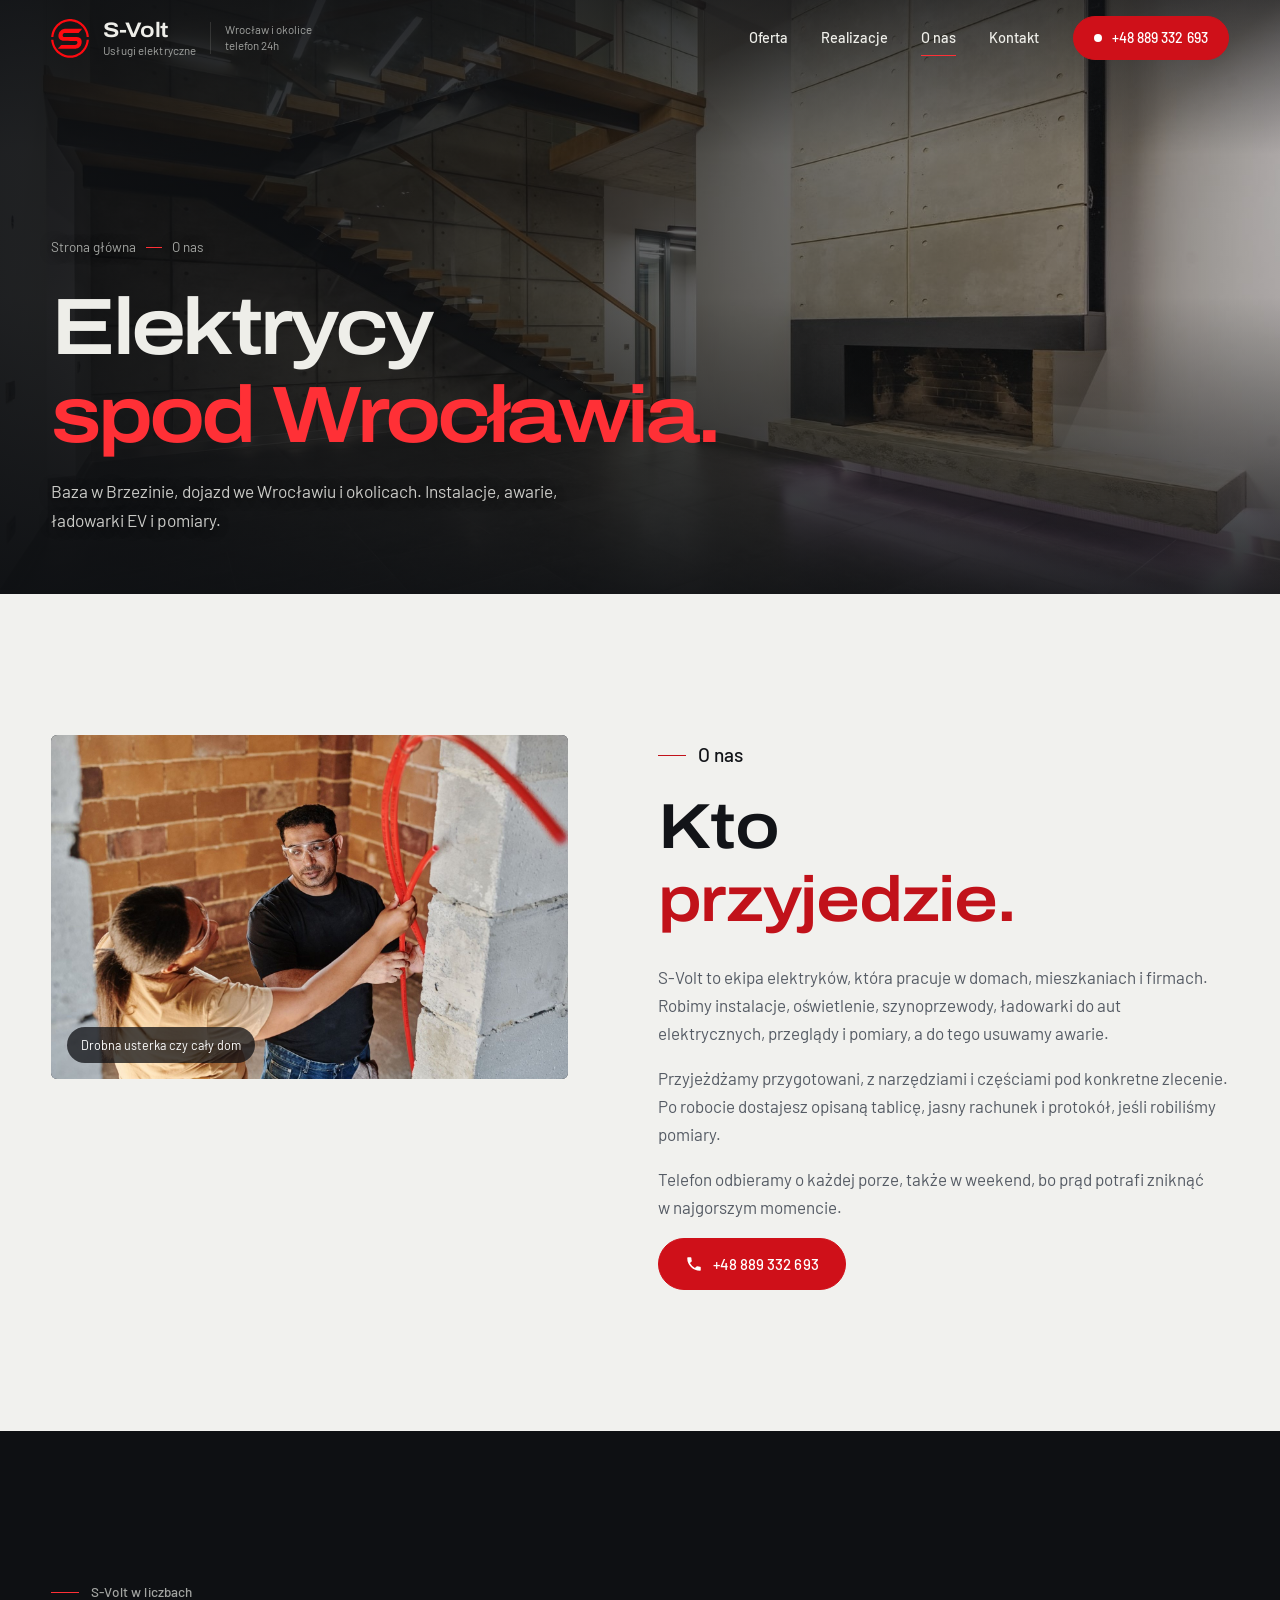
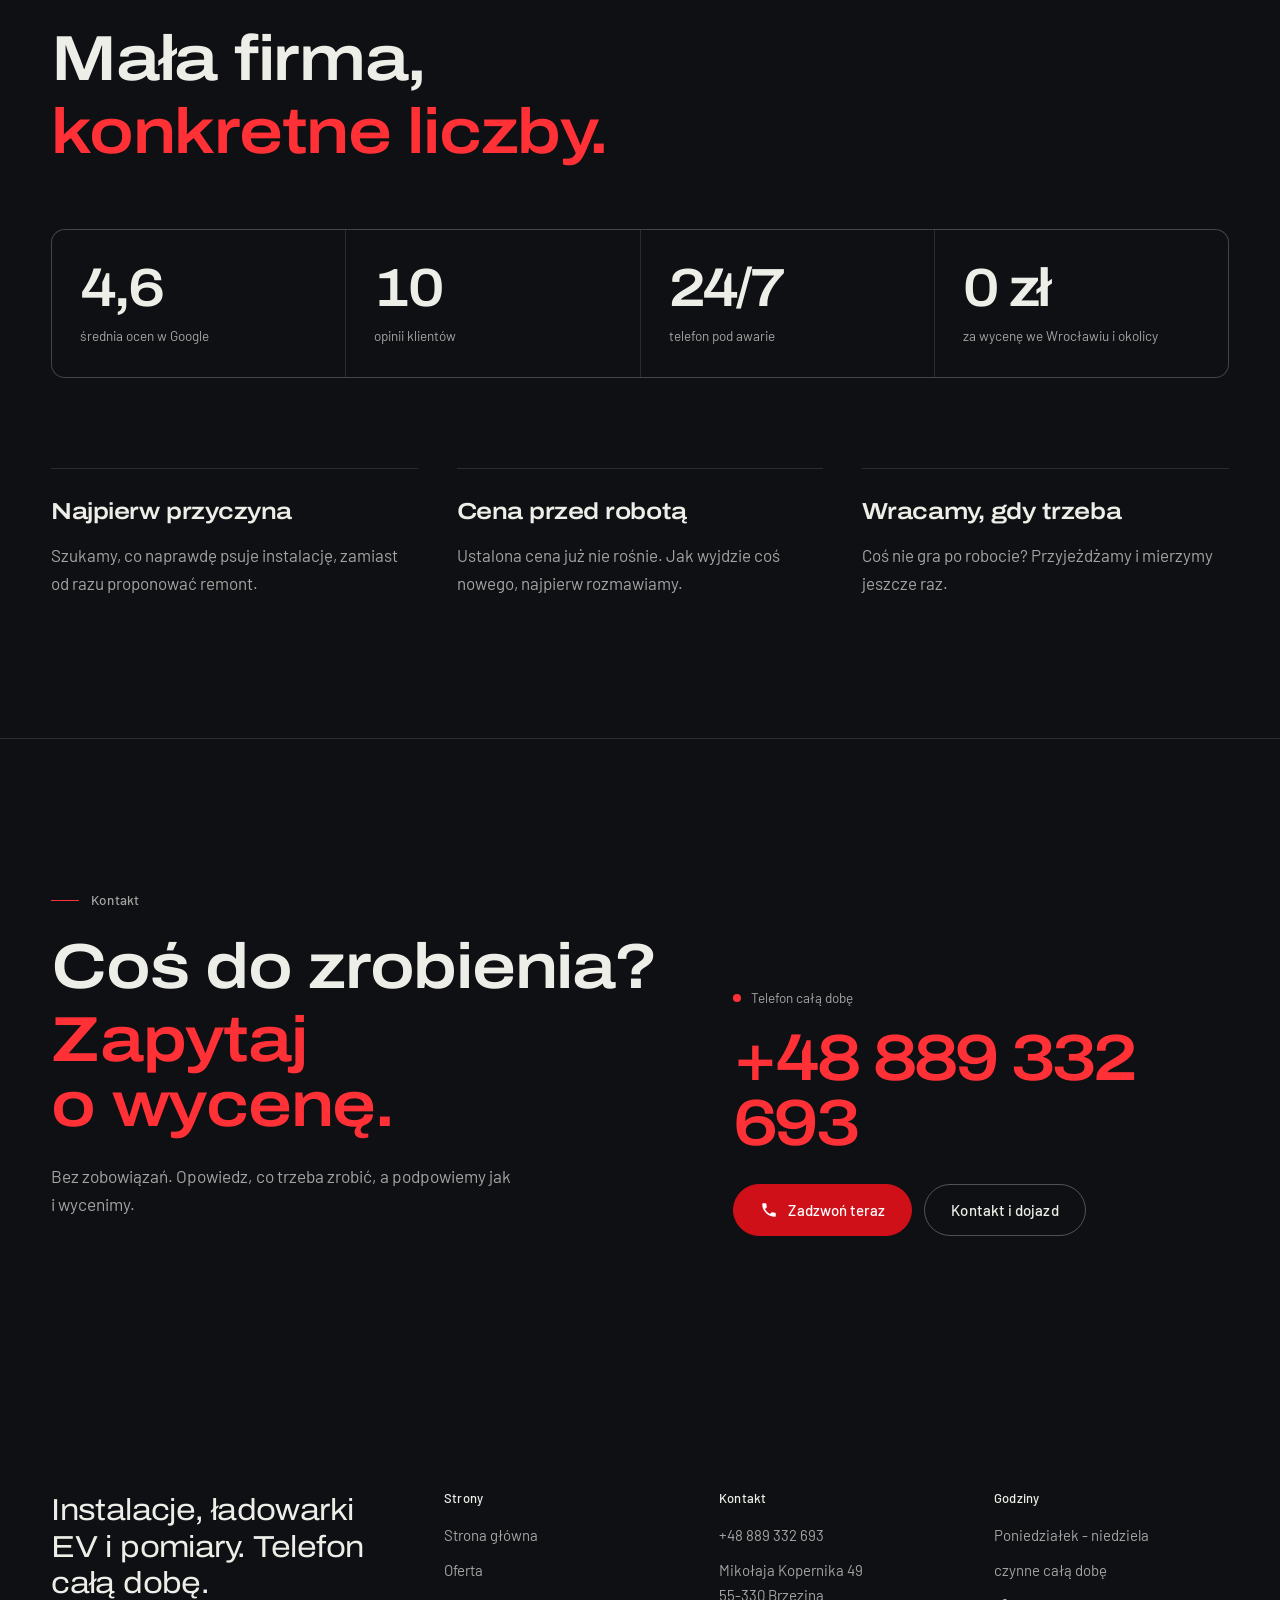
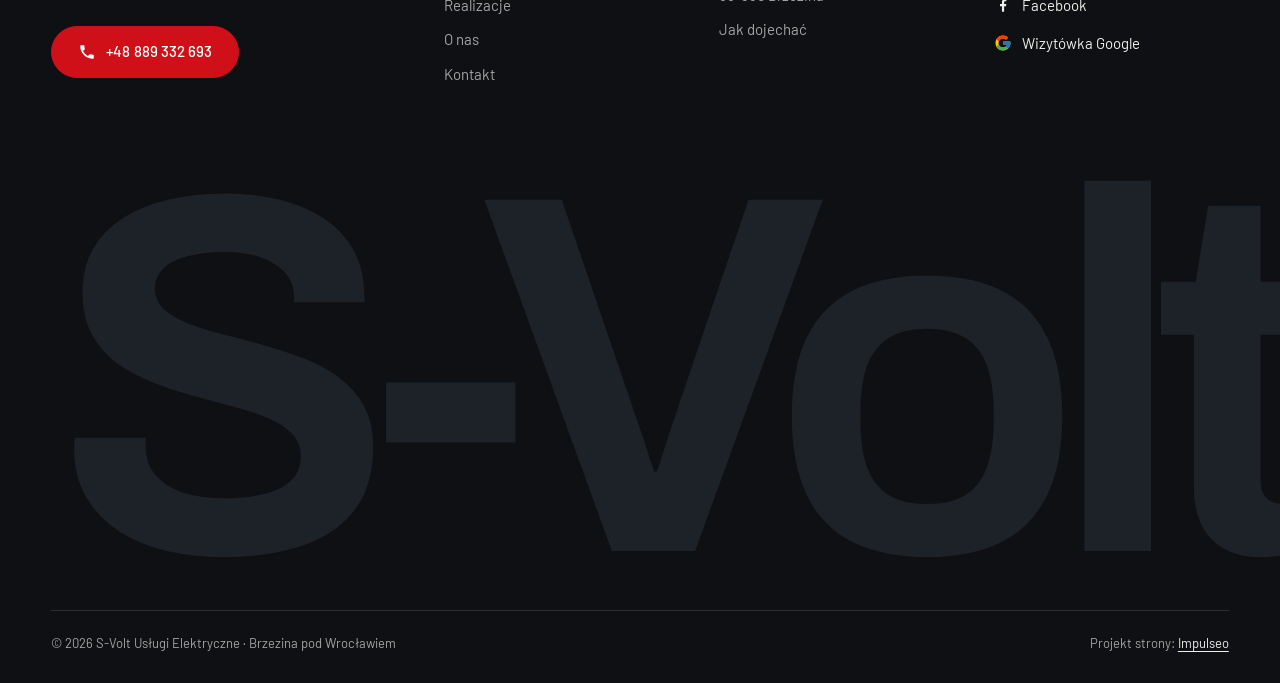
<file: o-nas.html>
<!DOCTYPE html>
<html lang="pl">
<head>
<meta charset="UTF-8">
<meta name="viewport" content="width=device-width, initial-scale=1.0">
<title>O nas - S-Volt elektryk Brzezina pod Wrocławiem</title>
<meta name="description" content="S-Volt Usługi Elektryczne z Brzeziny pod Wrocławiem. Instalacje, awarie, ładowarki EV i pomiary. Telefon całą dobę: +48 889 332 693.">
<link rel="canonical" href="https://impulseo-pl.github.io/s-volt-uslugi-elektryczne/o-nas.html">
<meta name="robots" content="noindex, nofollow">
<meta name="theme-color" content="#0E1013">
<meta property="og:type" content="website">
<meta property="og:locale" content="pl_PL">
<meta property="og:site_name" content="S-Volt Usługi Elektryczne">
<meta property="og:title" content="O nas - S-Volt elektryk Brzezina pod Wrocławiem">
<meta property="og:description" content="S-Volt Usługi Elektryczne z Brzeziny pod Wrocławiem. Instalacje, awarie, ładowarki EV i pomiary. Telefon całą dobę: +48 889 332 693.">
<meta property="og:url" content="https://impulseo-pl.github.io/s-volt-uslugi-elektryczne/o-nas.html">
<meta property="og:image" content="https://impulseo-pl.github.io/s-volt-uslugi-elektryczne/img/og.jpg">
<meta property="og:image:width" content="1200">
<meta property="og:image:height" content="630">
<meta name="twitter:card" content="summary_large_image">
<link rel="icon" type="image/png" href="img/logo.png">
<script>(function(){var d=document.documentElement;d.classList.add('js');try{if(!window.matchMedia('(prefers-reduced-motion: reduce)').matches)d.classList.add('anim');}catch(e){}setTimeout(function(){if(!d.classList.contains('anim-ok'))d.classList.remove('anim');},3500);})();</script>
<link rel="preload" as="image" href="img/head-o-nas.jpg" fetchpriority="high">
<link rel="preconnect" href="https://fonts.googleapis.com">
<link rel="preconnect" href="https://fonts.gstatic.com" crossorigin>
<link href="https://fonts.googleapis.com/css2?family=Archivo:wdth,wght@62..125,400..800&family=Barlow:wght@400;500;600&display=swap" rel="stylesheet">
<link rel="stylesheet" href="assets/styles.css?v=20261022b">
<script src="assets/lenis.min.js?v=1.1.20" defer></script>
<script src="assets/main.js?v=20261022b" defer></script>
</head>
<body>
<a class="skip" href="#tresc">Przejdź do treści</a>
<header class="site-head">
<div class="head-in">
  <a class="brand" href="index.html" aria-label="S-Volt - strona główna">
    <span class="znak"><svg class="wm" viewBox="0 0 1976 2032" role="img" aria-label="S-Volt"><g transform="translate(0,2032) scale(1,-1)"><path pathLength="1" style="--i:0" d="M937 2026 c-21 -1 -41 -3 -46 -4 -3 -1 -11 -1 -18 -2 -7 -1 -20 -2 -29 -4 -10 -2 -21 -4 -25 -4 -10 -1 -17 -3 -23 -5 -2 0 -11 -2 -18 -3 -8 -2 -17 -4 -21 -5 -4 -1 -10 -3 -15 -4 -10 -2 -36 -9 -40 -11 -2 -1 -7 -2 -11 -4 -10 -2 -38 -12 -43 -14 -3 -1 -5 -2 -6 -2 -1 0 -4 -1 -7 -3 -3 -1 -8 -3 -13 -5 -12 -4 -23 -9 -31 -13 -5 -2 -10 -4 -12 -5 -3 -1 -6 -2 -7 -3 -1 -1 -4 -2 -6 -3 -2 -1 -5 -2 -7 -4 -2 -1 -7 -3 -11 -5 -4 -2 -9 -5 -10 -5 -1 -1 -5 -3 -8 -4 -11 -6 -21 -11 -23 -13 -1 -1 -3 -2 -3 -2 -1 0 -17 -9 -21 -12 -4 -3 -17 -11 -28 -18 -6 -3 -11 -6 -11 -7 0 0 -2 -2 -4 -3 -3 -1 -13 -9 -23 -16 -3 -2 -7 -5 -8 -6 -3 -2 -13 -9 -19 -14 -2 -2 -5 -4 -5 -4 -1 0 -3 -2 -5 -3 -2 -2 -10 -10 -18 -17 -25 -20 -44 -38 -46 -41 0 -1 -1 -2 -2 -2 -1 0 -7 -7 -15 -15 -8 -8 -16 -15 -17 -17 -11 -10 -48 -53 -59 -67 -3 -5 -8 -11 -10 -14 -11 -14 -22 -29 -31 -43 -1 -2 -4 -6 -6 -9 -6 -8 -18 -27 -21 -32 -1 -2 -5 -7 -7 -11 -4 -7 -7 -11 -11 -20 -1 -2 -3 -6 -5 -8 -2 -3 -5 -9 -7 -13 -1 -4 -4 -7 -4 -8 -1 0 -2 -3 -4 -6 -1 -3 -4 -10 -7 -15 -8 -16 -10 -20 -10 -21 0 0 -2 -3 -3 -7 -2 -4 -4 -9 -4 -10 -1 -1 -2 -3 -3 -4 0 -1 -1 -3 -2 -5 0 -1 -3 -6 -5 -11 -2 -5 -5 -12 -6 -17 -2 -4 -4 -9 -5 -12 -1 -2 -3 -7 -4 -10 -1 -4 -3 -8 -3 -9 -1 0 -3 -6 -4 -12 -2 -6 -5 -13 -6 -16 -1 -3 -2 -7 -3 -8 0 -1 -2 -7 -3 -13 -2 -6 -4 -13 -5 -16 -1 -3 -3 -9 -4 -14 -2 -5 -3 -11 -4 -15 -1 -4 -2 -11 -4 -17 -2 -7 -3 -15 -4 -18 -1 -4 -2 -12 -3 -16 -7 -30 -11 -57 -14 -89 0 -10 -2 -21 -2 -25 -2 -12 -1 -18 1 -21 3 -2 110 -3 112 0 2 1 2 6 4 19 0 10 2 22 3 28 0 6 2 17 3 26 2 19 3 25 5 34 1 4 2 10 3 14 1 4 2 11 3 15 1 3 2 9 3 11 0 2 2 8 2 12 1 3 3 8 3 11 1 2 3 8 4 13 1 5 3 13 5 18 2 4 4 12 5 16 5 16 24 68 29 76 1 3 2 5 2 5 0 1 2 4 4 8 2 4 4 9 4 11 3 6 12 25 14 28 1 1 2 3 2 4 0 1 1 2 2 4 2 2 5 9 13 24 1 2 4 6 5 9 2 2 3 4 3 5 0 0 2 3 4 6 2 4 4 7 4 8 0 0 1 2 2 4 2 1 5 7 8 12 4 5 9 12 11 16 3 4 5 7 5 8 0 0 1 2 3 3 1 1 3 4 4 6 4 7 43 57 58 74 30 32 49 52 68 69 3 2 8 7 12 10 10 9 29 24 48 39 9 6 17 12 19 14 2 1 5 3 6 4 1 1 4 2 6 4 2 2 11 8 26 17 4 2 9 6 10 7 2 1 5 3 7 4 2 0 6 3 8 4 24 15 75 41 106 52 5 2 12 5 15 6 11 4 21 8 36 13 30 10 40 13 46 14 4 1 8 2 9 3 2 0 8 2 15 4 7 1 17 3 22 5 5 1 14 3 19 4 4 0 13 2 18 3 5 1 17 3 27 4 9 1 19 2 22 3 18 3 65 6 106 6 44 0 64 -1 102 -6 9 -1 19 -3 24 -3 9 -1 21 -3 29 -6 3 0 9 -1 14 -2 4 -1 13 -2 20 -4 6 -2 15 -4 20 -4 4 -1 8 -2 10 -3 1 0 5 -2 10 -3 16 -4 49 -15 70 -23 5 -1 10 -3 12 -3 1 -1 3 -2 4 -2 1 -1 5 -3 10 -4 4 -2 10 -5 14 -6 3 -2 6 -3 7 -3 0 0 4 -2 8 -4 5 -2 14 -6 21 -10 7 -3 18 -8 25 -12 19 -10 19 -11 26 -14 4 -2 8 -5 10 -6 1 -1 3 -2 3 -2 1 0 5 -2 8 -5 4 -2 10 -6 13 -8 6 -4 18 -11 21 -13 1 -1 5 -4 9 -6 4 -3 9 -7 13 -10 3 -2 10 -7 15 -11 5 -3 10 -8 12 -10 2 -2 5 -3 6 -3 0 0 1 -1 2 -2 0 0 2 -3 5 -4 7 -6 27 -24 35 -31 4 -4 11 -10 15 -14 4 -4 12 -12 19 -18 6 -6 12 -13 15 -15 7 -8 20 -22 28 -32 4 -5 8 -10 9 -11 0 0 2 -2 3 -4 5 -7 19 -24 22 -28 5 -5 10 -13 10 -14 0 0 1 -1 2 -2 1 -2 27 -40 30 -46 2 -2 5 -9 9 -14 17 -30 39 -72 48 -94 2 -4 4 -8 5 -10 1 -3 2 -5 2 -6 0 -1 1 -4 2 -6 2 -2 4 -7 5 -11 2 -4 4 -11 6 -15 1 -3 3 -8 3 -10 1 -2 2 -6 4 -9 1 -3 3 -8 4 -12 1 -3 3 -9 4 -12 1 -4 3 -11 5 -15 4 -16 10 -39 12 -44 0 -3 2 -11 3 -18 2 -8 4 -17 5 -22 1 -5 2 -11 2 -14 1 -3 3 -16 5 -30 3 -27 5 -43 5 -56 0 -7 0 -9 2 -11 l2 -2 54 0 c43 0 55 0 57 1 3 1 3 12 0 37 -1 10 -3 24 -3 32 -2 14 -4 28 -9 53 -1 7 -2 15 -3 19 -1 4 -2 9 -3 12 0 2 -1 8 -2 12 -1 7 -8 33 -12 47 -2 4 -3 10 -3 12 -1 2 -3 9 -5 15 -2 7 -4 13 -4 13 0 1 -2 6 -4 11 -1 4 -3 10 -4 12 0 2 -1 4 -1 6 -1 1 -4 8 -6 15 -3 7 -6 14 -6 16 -1 1 -2 3 -3 6 -1 2 -2 5 -4 8 -1 2 -3 6 -4 9 -2 8 -2 8 -22 50 -4 6 -8 14 -10 18 -5 10 -8 16 -8 17 0 0 -1 2 -3 4 -1 2 -3 6 -5 9 -7 13 -16 28 -21 35 -2 4 -4 7 -4 7 0 1 -16 25 -19 29 -1 1 -5 7 -9 13 -4 6 -7 11 -8 12 -1 1 -2 2 -2 2 0 1 -1 3 -3 5 -2 2 -6 7 -9 11 -3 4 -7 9 -9 12 -2 2 -4 4 -4 5 0 0 -1 2 -3 4 -2 2 -7 9 -12 15 -5 6 -11 13 -13 15 -3 3 -6 7 -8 9 -2 2 -6 6 -9 10 -3 4 -8 10 -12 13 -4 4 -7 8 -8 9 -5 5 -36 35 -40 39 -5 3 -18 15 -23 20 -1 1 -5 4 -7 6 -7 6 -25 21 -25 22 0 0 -2 1 -3 2 -2 1 -7 5 -11 8 -4 3 -10 8 -13 10 -4 3 -8 6 -10 7 -2 2 -8 6 -13 10 -6 3 -11 7 -13 8 -1 1 -6 5 -13 9 -6 3 -11 7 -12 8 -3 2 -21 13 -22 13 -1 0 -4 2 -7 4 -3 1 -5 3 -6 3 0 0 -2 1 -4 2 -3 3 -13 9 -22 13 -4 2 -8 4 -9 5 -3 1 -24 11 -31 15 -4 1 -11 5 -17 8 -6 3 -11 5 -12 5 -1 0 -3 1 -4 2 -2 0 -8 3 -13 5 -22 9 -30 12 -44 16 -4 2 -9 3 -10 4 -7 3 -11 4 -21 7 -6 2 -13 4 -16 5 -4 1 -11 3 -15 4 -5 2 -13 4 -18 5 -5 1 -14 3 -20 5 -7 2 -13 3 -14 3 -1 0 -8 1 -14 3 -7 2 -19 4 -26 5 -8 1 -15 2 -15 3 -1 0 -18 3 -33 5 -7 0 -17 1 -20 2 -27 4 -122 6 -158 4z"/><path pathLength="1" style="--i:1" d="M995 1521 l-250 0 -20 -3 c-24 -3 -32 -4 -39 -6 -4 0 -12 -2 -19 -3 -11 -3 -15 -4 -32 -9 -3 -1 -9 -3 -14 -5 -5 -1 -10 -3 -11 -3 -5 -2 -38 -17 -52 -25 -10 -5 -21 -13 -32 -21 -4 -3 -8 -6 -11 -8 -12 -8 -57 -57 -64 -70 0 -2 -2 -4 -3 -5 -6 -8 -29 -52 -34 -67 -2 -4 -5 -11 -6 -16 -2 -5 -4 -10 -4 -12 -1 -3 -2 -6 -3 -7 -1 -3 -6 -21 -6 -24 0 -2 -1 -8 -3 -15 -7 -29 -9 -73 -4 -112 1 -11 8 -39 12 -47 1 -2 2 -6 2 -7 2 -7 17 -35 23 -44 14 -18 19 -25 26 -32 13 -12 26 -23 30 -25 1 -2 9 -7 16 -12 8 -5 16 -10 18 -10 2 -1 6 -3 9 -5 2 -1 7 -3 9 -4 2 -1 5 -2 6 -3 2 -1 28 -10 35 -12 2 -1 8 -3 14 -4 14 -4 16 -4 23 -5 3 0 11 -2 17 -3 24 -4 29 -4 360 -5 l317 -1 5 -2 c3 -1 9 -3 13 -5 19 -7 32 -17 39 -31 2 -4 5 -9 6 -11 3 -5 4 -8 6 -20 2 -15 3 -22 1 -30 0 -4 -1 -11 -2 -16 -4 -27 -25 -62 -48 -78 -25 -17 -42 -23 -81 -27 -4 0 -169 0 -366 0 -224 -1 -361 -1 -363 -2 -4 0 -5 -1 -6 -4 -1 -2 -4 -6 -7 -10 -3 -3 -9 -10 -13 -15 -4 -5 -13 -15 -20 -23 -8 -9 -15 -17 -16 -19 -1 -1 -10 -11 -18 -21 -9 -10 -23 -27 -31 -36 -8 -10 -17 -21 -19 -24 -3 -2 -5 -5 -5 -6 0 0 -1 -2 -2 -2 -1 -1 -5 -5 -8 -9 -13 -14 -15 -19 -11 -20 0 -1 196 -1 433 -1 450 0 461 0 484 4 2 0 10 1 16 2 6 1 16 2 22 4 5 1 13 3 18 3 8 2 37 10 41 12 1 1 5 3 9 4 3 0 8 2 10 4 3 1 6 2 7 2 0 0 10 4 20 10 17 9 25 13 33 19 1 1 6 4 11 8 17 11 50 44 59 59 2 2 4 5 6 8 2 2 4 5 5 7 11 17 13 21 17 28 1 3 4 9 6 13 2 3 5 9 6 13 2 4 4 9 5 12 4 9 9 23 12 32 1 3 2 8 3 11 4 17 5 20 6 25 1 5 3 18 6 30 2 11 3 57 2 81 -1 25 -5 40 -16 73 -4 10 -8 19 -13 28 -13 21 -12 21 -28 40 -9 9 -26 25 -36 31 -4 2 -8 5 -9 6 -1 1 -4 3 -6 4 -3 1 -7 3 -9 5 -3 1 -6 3 -7 4 -1 0 -3 1 -4 1 -2 2 -31 14 -35 15 -2 0 -7 1 -11 3 -8 2 -16 3 -39 7 -7 1 -14 2 -14 3 -1 0 -156 1 -344 1 -309 1 -343 1 -348 2 -21 6 -40 15 -42 19 0 1 -1 3 -3 3 -5 2 -16 17 -20 26 -15 33 -9 80 14 114 6 8 16 19 20 21 1 2 6 5 10 8 9 7 23 14 33 17 3 1 9 3 11 3 13 4 6 4 382 5 l363 0 5 5 c2 3 7 8 10 12 2 3 6 8 8 10 9 12 23 29 27 33 3 3 7 8 9 10 2 2 5 7 7 9 2 2 7 8 10 12 4 4 8 9 9 11 2 2 14 17 21 26 2 2 7 7 11 12 4 5 10 12 14 16 4 5 10 12 14 17 28 33 30 37 25 39 -4 0 -320 1 -620 0z"/><path pathLength="1" style="--i:2" d="M12 948 c-2 -1 -3 -2 -4 -4 -1 -4 6 -72 9 -85 1 -4 2 -11 3 -16 1 -6 2 -12 2 -14 2 -5 4 -15 5 -24 1 -5 3 -15 5 -22 2 -7 4 -16 5 -19 1 -4 2 -9 3 -12 1 -3 3 -8 3 -12 2 -6 10 -33 12 -39 1 -3 11 -31 13 -38 1 -3 3 -8 5 -12 2 -5 4 -9 4 -10 0 -1 1 -4 3 -8 1 -3 3 -7 3 -8 3 -9 40 -85 49 -100 2 -4 6 -10 7 -12 3 -7 18 -31 21 -35 1 -2 5 -8 8 -13 3 -5 7 -11 8 -13 2 -2 4 -5 6 -7 6 -10 9 -14 19 -28 6 -7 11 -15 12 -17 1 -1 3 -3 4 -5 2 -1 4 -4 6 -6 2 -3 5 -7 8 -10 16 -20 21 -26 21 -28 1 -1 2 -2 3 -3 1 0 3 -2 5 -3 1 -2 7 -8 12 -14 6 -6 11 -11 12 -12 3 -5 63 -64 68 -67 1 -1 4 -3 7 -6 3 -3 10 -8 15 -13 6 -4 14 -10 18 -14 8 -7 35 -27 40 -30 2 -2 7 -5 12 -9 5 -3 14 -9 20 -13 6 -4 12 -8 13 -9 1 -1 2 -2 3 -2 1 0 5 -2 9 -5 12 -7 37 -22 45 -26 1 0 4 -2 5 -3 1 0 7 -3 12 -6 5 -2 12 -6 16 -8 10 -6 10 -6 11 -6 1 0 6 -2 12 -5 5 -3 11 -5 11 -5 1 0 3 -1 3 -2 1 -1 3 -2 3 -2 1 0 3 -1 4 -1 6 -3 27 -11 37 -15 5 -2 12 -5 16 -7 4 -1 15 -5 25 -8 9 -3 20 -7 22 -8 15 -5 39 -12 44 -13 2 0 7 -1 10 -2 4 -1 13 -3 32 -7 3 0 10 -2 14 -3 4 -1 12 -2 17 -3 4 -1 18 -3 30 -5 12 -1 27 -3 34 -4 7 -1 20 -2 29 -3 19 -2 99 -3 118 -1 48 3 67 5 72 6 2 0 8 2 13 2 5 1 12 2 16 3 16 2 22 3 32 6 6 1 13 3 16 3 10 2 23 5 24 6 1 0 4 1 7 1 2 1 9 2 15 4 6 2 14 4 19 5 17 5 29 9 36 12 3 2 9 3 12 4 3 1 6 2 7 2 1 1 5 3 10 5 12 4 25 9 35 13 4 2 10 5 13 6 3 1 6 3 7 3 1 1 3 2 5 2 1 1 7 3 12 5 32 16 75 38 78 41 1 0 6 3 12 6 5 4 11 8 14 9 2 2 5 4 7 5 2 0 7 4 12 7 4 3 11 7 14 9 8 6 22 15 28 20 3 2 10 7 16 12 6 4 12 9 15 11 2 2 5 4 6 4 1 0 3 2 5 4 2 2 8 8 13 12 13 10 37 31 47 41 4 5 12 13 18 19 6 5 15 15 22 22 6 6 14 15 19 20 7 8 16 19 34 41 3 4 7 8 7 9 3 3 19 25 22 29 3 5 7 10 15 20 3 5 8 12 10 16 2 3 5 8 6 10 6 9 11 16 15 23 2 4 5 9 7 12 3 4 5 8 11 19 2 4 5 9 6 11 1 1 3 4 3 7 1 2 2 4 3 5 2 2 29 57 29 59 0 1 1 3 2 4 1 2 8 17 13 30 1 4 3 9 5 13 2 4 4 10 5 14 1 3 3 8 4 10 1 2 2 4 2 5 0 1 6 19 8 25 3 7 13 42 19 64 0 2 2 9 3 14 2 5 3 11 3 12 0 1 1 5 1 7 2 7 6 22 7 31 1 4 2 11 3 17 4 17 4 19 5 32 1 12 2 16 5 43 2 20 2 26 -2 28 -2 1 -15 1 -57 1 -63 -1 -57 1 -57 -12 0 -14 -2 -38 -5 -54 -2 -10 -3 -22 -4 -27 -1 -9 -2 -14 -5 -26 -1 -3 -2 -8 -2 -10 -1 -3 -2 -10 -4 -15 -1 -6 -3 -13 -4 -17 -1 -8 -6 -23 -7 -24 0 -1 -1 -4 -1 -6 -1 -3 -2 -8 -4 -12 -1 -4 -3 -10 -4 -14 -1 -4 -3 -10 -4 -13 -2 -3 -4 -8 -4 -11 -1 -3 -3 -6 -3 -7 -1 -1 -3 -7 -5 -14 -6 -16 -10 -24 -13 -32 -2 -4 -4 -9 -4 -10 -1 -2 -17 -34 -21 -43 -1 -1 -3 -5 -4 -8 -2 -3 -5 -9 -8 -14 -3 -5 -6 -11 -7 -13 -2 -3 -5 -10 -8 -14 -3 -5 -8 -13 -10 -16 -8 -13 -18 -28 -19 -29 -1 -1 -2 -2 -2 -2 0 -1 -15 -23 -21 -30 -2 -3 -7 -10 -12 -16 -5 -6 -10 -13 -12 -15 -4 -4 -8 -10 -18 -21 -12 -14 -41 -45 -57 -60 -9 -8 -18 -16 -20 -19 -8 -7 -15 -13 -20 -17 -2 -2 -6 -5 -8 -7 -3 -2 -5 -4 -5 -4 -1 0 -3 -2 -5 -4 -3 -2 -6 -5 -8 -7 -12 -9 -18 -13 -20 -14 -7 -5 -24 -17 -27 -19 -2 -2 -7 -5 -11 -8 -5 -3 -11 -7 -13 -9 -3 -1 -7 -4 -10 -5 -2 -1 -8 -5 -14 -8 -13 -9 -14 -9 -23 -14 -5 -2 -11 -5 -13 -6 -2 -2 -6 -4 -8 -4 -2 -1 -10 -5 -17 -9 -7 -4 -14 -7 -15 -7 -1 0 -3 -1 -4 -2 -2 -2 -6 -4 -9 -5 -3 0 -8 -3 -11 -4 -3 -2 -6 -3 -7 -3 -1 0 -3 -1 -4 -1 -9 -4 -14 -6 -23 -9 -5 -2 -10 -4 -11 -5 -1 0 -5 -2 -9 -3 -4 -2 -10 -3 -12 -4 -13 -5 -33 -11 -36 -11 -1 0 -4 -1 -6 -2 -3 -1 -13 -4 -32 -8 -4 -1 -11 -3 -15 -4 -4 -1 -12 -3 -17 -4 -6 0 -14 -2 -18 -3 -9 -2 -31 -5 -37 -5 -2 0 -7 -1 -10 -1 -21 -6 -113 -7 -167 -2 -10 0 -21 2 -23 2 -2 1 -11 2 -18 3 -7 0 -15 1 -17 2 -5 1 -18 3 -28 5 -4 1 -11 2 -15 3 -13 3 -21 5 -26 6 -2 0 -9 2 -15 4 -6 2 -13 4 -15 5 -3 0 -8 2 -12 3 -4 1 -8 3 -10 3 -2 1 -8 3 -13 5 -4 2 -11 4 -15 5 -4 1 -8 2 -8 3 -1 1 -4 2 -7 3 -6 1 -15 5 -32 12 -6 3 -12 5 -13 6 -2 0 -14 6 -20 9 -2 1 -10 5 -18 10 -22 10 -45 23 -48 25 -5 4 -18 11 -19 11 0 0 -2 1 -4 3 -1 1 -10 7 -19 13 -22 15 -25 16 -49 35 -16 12 -16 12 -37 30 -10 8 -22 19 -26 22 -6 7 -22 21 -27 26 -1 1 -7 8 -14 15 -7 7 -13 14 -14 15 -3 2 -4 3 -14 15 -4 6 -10 13 -13 17 -3 3 -7 7 -8 9 -2 2 -5 6 -7 8 -4 5 -12 17 -19 26 -3 4 -7 11 -10 15 -7 9 -13 19 -20 29 -3 4 -6 9 -7 10 -1 2 -3 5 -4 6 -1 2 -3 6 -4 9 -8 11 -26 44 -35 63 -5 9 -10 20 -12 25 -2 4 -5 11 -7 15 -2 5 -4 9 -5 10 0 1 -1 2 -1 3 0 1 -1 5 -3 9 -2 3 -4 9 -5 13 -1 3 -3 9 -5 12 -1 3 -3 8 -3 10 -2 7 -5 13 -7 18 0 1 -1 4 -1 5 0 0 -1 5 -3 10 -2 5 -4 12 -5 17 -1 5 -3 11 -4 15 -1 3 -3 10 -4 16 -1 6 -3 13 -4 16 -1 3 -3 11 -4 17 -1 7 -2 14 -3 16 -2 7 -3 13 -5 31 -1 8 -3 22 -4 31 -1 8 -2 20 -3 27 -1 7 -2 13 -2 14 -2 1 -107 1 -111 0z"/></g></svg></span>
    <span class="brand-name"><b>S-Volt</b><small>Usługi elektryczne</small></span>
    <span class="brand-sub">Wrocław i&nbsp;okolice<br>telefon 24h</span>
  </a>
  <nav class="nav-links" aria-label="Menu główne">
    <a class="nl" href="oferta.html">Oferta</a><a class="nl" href="realizacje.html">Realizacje</a><a class="nl" href="o-nas.html" aria-current="page">O&nbsp;nas</a><a class="nl" href="kontakt.html">Kontakt</a>
    <a class="btn btn-copper nav-cta" href="tel:+48889332693"><span class="live" aria-hidden="true"></span>+48 889 332 693</a>
  </nav>
  <button class="burger" type="button" aria-label="Otwórz menu" aria-expanded="false" aria-controls="mnav"><span></span><span></span></button>
</div>
</header>
<div class="mnav" id="mnav">
  <div class="mnav-in">
    <a class="ml" href="index.html">Strona główna</a><a class="ml" href="oferta.html">Oferta</a><a class="ml" href="realizacje.html">Realizacje</a><a class="ml" href="o-nas.html" aria-current="page">O&nbsp;nas</a><a class="ml" href="kontakt.html">Kontakt</a>
    <div class="mnav-foot">
      <span>Telefon czynny całą dobę, 7 dni w&nbsp;tygodniu</span>
      <a class="btn btn-copper" href="tel:+48889332693"><svg class="ico" width="16" height="16" viewBox="0 0 24 24" fill="none" aria-hidden="true"><path d="M6.6 10.8a15.5 15.5 0 0 0 6.6 6.6l2.2-2.2a1 1 0 0 1 1-.24 11.4 11.4 0 0 0 3.6.58 1 1 0 0 1 1 1V20a1 1 0 0 1-1 1A17 17 0 0 1 3 4a1 1 0 0 1 1-1h3.5a1 1 0 0 1 1 1c0 1.25.2 2.46.58 3.6a1 1 0 0 1-.25 1l-2.23 2.2Z" fill="currentColor"/></svg>+48 889 332 693</a>
    </div>
  </div>
</div>
<main id="tresc">

<section class="pagehead">
  <div class="pagehead-media"><img src="img/head-o-nas.jpg" alt="Nowoczesne wnętrze ze schodami i liniowym oświetleniem LED" width="1880" height="1253" decoding="async" fetchpriority="high"></div>
  <div class="ph-in">
    <p class="crumb up" style="--d:0"><a href="index.html">Strona główna</a><span class="sl" aria-hidden="true"></span>O&nbsp;nas</p>
    <h1><span class="ln"><span class="ln-i" style="--k:0">Elektrycy</span></span><span class="ln"><span class="ln-i" style="--k:1"><em>spod Wrocławia.</em></span></span></h1>
    <p class="ph-lead up" style="--d:300">Baza w&nbsp;Brzezinie, dojazd we Wrocławiu i&nbsp;okolicach. Instalacje, awarie, ładowarki EV i&nbsp;pomiary.</p>
  </div>
</section>

<section class="sec">
  <div class="wrap story">
    <figure class="fig rv-img rv">
      <img src="img/g7.jpg" alt="Elektrycy prowadzą przewody w ścianie z cegły" width="1600" height="1066" decoding="async">
      <figcaption class="fig-tag">Drobna usterka czy cały dom</figcaption>
    </figure>
    <div class="story-txt">
      <p class="eyebrow rv">O&nbsp;nas</p>
      <h2 class="h2 rv rv-h"><span class="ln"><span class="ln-i" style="--k:0">Kto</span></span><span class="ln"><span class="ln-i" style="--k:1"><em>przyjedzie.</em></span></span></h2>
      <p class="rv" style="--d:100;margin-top:30px">S-Volt to ekipa elektryków, która pracuje w&nbsp;domach, mieszkaniach i&nbsp;firmach. Robimy instalacje, oświetlenie, szynoprzewody, ładowarki do aut elektrycznych, przeglądy i&nbsp;pomiary, a&nbsp;do tego usuwamy awarie.</p>
      <p class="rv" style="--d:140">Przyjeżdżamy przygotowani, z&nbsp;narzędziami i&nbsp;częściami pod konkretne zlecenie. Po robocie dostajesz opisaną tablicę, jasny rachunek i&nbsp;protokół, jeśli robiliśmy pomiary.</p>
      <p class="rv" style="--d:180">Telefon odbieramy o&nbsp;każdej porze, także w&nbsp;weekend, bo prąd potrafi zniknąć w&nbsp;najgorszym momencie.</p>
      <a class="btn btn-copper rv" style="--d:220" href="tel:+48889332693"><svg class="ico" width="16" height="16" viewBox="0 0 24 24" fill="none" aria-hidden="true"><path d="M6.6 10.8a15.5 15.5 0 0 0 6.6 6.6l2.2-2.2a1 1 0 0 1 1-.24 11.4 11.4 0 0 0 3.6.58 1 1 0 0 1 1 1V20a1 1 0 0 1-1 1A17 17 0 0 1 3 4a1 1 0 0 1 1-1h3.5a1 1 0 0 1 1 1c0 1.25.2 2.46.58 3.6a1 1 0 0 1-.25 1l-2.23 2.2Z" fill="currentColor"/></svg>+48 889 332 693</a>
    </div>
  </div>
</section>

<section class="sec dark">
  <div class="wrap">
    <div class="sec-head">
      <div>
        <p class="eyebrow rv">S-Volt w&nbsp;liczbach</p>
        <h2 class="h2 rv rv-h"><span class="ln"><span class="ln-i" style="--k:0">Mała firma,</span></span><span class="ln"><span class="ln-i" style="--k:1"><em>konkretne liczby.</em></span></span></h2>
      </div>
    </div>
    <div class="numbers rv">
      <div class="stat"><b><span class="num" data-to="5,0">5,0</span></b><span>średnia ocen w&nbsp;Google</span></div>
      <div class="stat"><b><span class="num" data-to="11">11</span></b><span>opinii klientów</span></div>
      <div class="stat"><b>24/7</b><span>telefon pod awarie</span></div>
      <div class="stat"><b>0&nbsp;zł</b><span>za wycenę we Wrocławiu i&nbsp;okolicy</span></div>
    </div>
    <div class="vals">
      <div class="val rv"><h3>Najpierw przyczyna</h3><p>Szukamy, co naprawdę psuje instalację, zamiast od razu proponować remont.</p></div>
      <div class="val rv" style="--d:100"><h3>Cena przed robotą</h3><p>Ustalona cena już nie rośnie. Jak wyjdzie coś nowego, najpierw rozmawiamy.</p></div>
      <div class="val rv" style="--d:200"><h3>Wracamy, gdy trzeba</h3><p>Coś nie gra po robocie? Przyjeżdżamy i&nbsp;mierzymy jeszcze raz.</p></div>
    </div>
  </div>
</section>
<section class="cta-band dark">
  <div class="wrap cta-grid">
    <div>
      <p class="eyebrow rv">Kontakt</p>
      <h2 class="h2 rv rv-h"><span class="ln"><span class="ln-i" style="--k:0">Coś do zrobienia?</span></span><span class="ln"><span class="ln-i" style="--k:1"><em>Zapytaj o&nbsp;wycenę.</em></span></span></h2>
      <p class="lead rv" style="--d:120">Bez zobowiązań. Opowiedz, co trzeba zrobić, a&nbsp;podpowiemy jak i&nbsp;wycenimy.</p>
    </div>
    <div class="cta-side rv" style="--d:180">
      <span class="lbl"><span class="live" aria-hidden="true"></span>Telefon całą dobę</span>
      <a class="cta-phone" href="tel:+48889332693">+48 889 332 693</a>
      <div class="cta-row">
        <a class="btn btn-copper" href="tel:+48889332693"><svg class="ico" width="16" height="16" viewBox="0 0 24 24" fill="none" aria-hidden="true"><path d="M6.6 10.8a15.5 15.5 0 0 0 6.6 6.6l2.2-2.2a1 1 0 0 1 1-.24 11.4 11.4 0 0 0 3.6.58 1 1 0 0 1 1 1V20a1 1 0 0 1-1 1A17 17 0 0 1 3 4a1 1 0 0 1 1-1h3.5a1 1 0 0 1 1 1c0 1.25.2 2.46.58 3.6a1 1 0 0 1-.25 1l-2.23 2.2Z" fill="currentColor"/></svg>Zadzwoń teraz</a>
        <a class="btn btn-ghost" href="kontakt.html">Kontakt i&nbsp;dojazd</a>
      </div>
    </div>
  </div>
</section>
</main>
<footer class="site-foot">
  <div class="wrap">
    <div class="foot-top">
      <div>
        <p class="foot-claim">Instalacje, ładowarki EV i&nbsp;pomiary. Telefon całą dobę.</p>
        <a class="btn btn-copper" href="tel:+48889332693"><svg class="ico" width="16" height="16" viewBox="0 0 24 24" fill="none" aria-hidden="true"><path d="M6.6 10.8a15.5 15.5 0 0 0 6.6 6.6l2.2-2.2a1 1 0 0 1 1-.24 11.4 11.4 0 0 0 3.6.58 1 1 0 0 1 1 1V20a1 1 0 0 1-1 1A17 17 0 0 1 3 4a1 1 0 0 1 1-1h3.5a1 1 0 0 1 1 1c0 1.25.2 2.46.58 3.6a1 1 0 0 1-.25 1l-2.23 2.2Z" fill="currentColor"/></svg>+48 889 332 693</a>
      </div>
      <div>
        <h4>Strony</h4>
        <ul><li><a href="index.html">Strona główna</a></li><li><a href="oferta.html">Oferta</a></li><li><a href="realizacje.html">Realizacje</a></li><li><a href="o-nas.html">O&nbsp;nas</a></li><li><a href="kontakt.html">Kontakt</a></li></ul>
      </div>
      <div>
        <h4>Kontakt</h4>
        <ul>
          <li><a href="tel:+48889332693">+48 889 332 693</a></li>
          <li>Mikołaja Kopernika 49<br>55-330 Brzezina</li>
          <li><a href="https://maps.google.com/?cid=14637070872031324148" target="_blank" rel="noopener">Jak dojechać</a></li>
        </ul>
      </div>
      <div>
        <h4>Godziny</h4>
        <ul>
          <li>Poniedziałek - niedziela</li>
          <li>czynne całą dobę</li>
          <li><a class="soc" href="https://www.facebook.com/people/S-Volt-Us%C5%82ugi-Elektryczne/61593270532799/" target="_blank" rel="noopener" aria-label="S-Volt na Facebooku"><svg width="18" height="18" viewBox="0 0 24 24" aria-hidden="true"><path fill="currentColor" d="M13.5 21v-7.5h2.5l.4-3h-2.9V8.6c0-.9.3-1.5 1.5-1.5h1.5V4.4c-.3 0-1.2-.1-2.2-.1-2.2 0-3.7 1.3-3.7 3.8v2.4H8v3h2.6V21h2.9z"/></svg>Facebook</a></li>
          <li><a class="soc" href="https://maps.google.com/?cid=14637070872031324148" target="_blank" rel="noopener" aria-label="Wizytówka S-Volt w Google"><svg class="g-logo" viewBox="0 0 48 48" aria-hidden="true"><path fill="#FFC107" d="M43.6 20.5H42V20H24v8h11.3C33.7 32.7 29.2 36 24 36c-6.6 0-12-5.4-12-12s5.4-12 12-12c3.1 0 5.8 1.2 7.9 3.1l5.7-5.7C34 6.1 29.3 4 24 4 12.9 4 4 12.9 4 24s8.9 20 20 20 20-8.9 20-20c0-1.3-.1-2.4-.4-3.5z"/><path fill="#FF3D00" d="m6.3 14.7 6.6 4.8C14.7 15.1 19 12 24 12c3.1 0 5.8 1.2 7.9 3.1l5.7-5.7C34 6.1 29.3 4 24 4 16.3 4 9.7 8.3 6.3 14.7z"/><path fill="#4CAF50" d="M24 44c5.2 0 9.9-2 13.4-5.2l-6.2-5.2A11.9 11.9 0 0 1 24 36c-5.2 0-9.6-3.3-11.3-7.9l-6.5 5C9.5 39.6 16.2 44 24 44z"/><path fill="#1976D2" d="M43.6 20.5H42V20H24v8h11.3a12 12 0 0 1-4.1 5.6l6.2 5.2C37 39.2 44 34 44 24c0-1.3-.1-2.4-.4-3.5z"/></svg>Wizytówka Google</a></li>
        </ul>
      </div>
    </div>
    <div class="foot-mark" aria-hidden="true"><span class="fm-txt">S-Volt</span></div>
    <div class="foot-bottom">
      <span>© 2026 S-Volt Usługi Elektryczne · Brzezina pod Wrocławiem</span>
      <span>Projekt strony: <a class="foot-credit" href="https://impulseo.pl" target="_blank" rel="noopener">Impulseo</a></span>
    </div>
  </div>
</footer>
<div class="sticky-call">
  <a class="btn btn-copper" href="tel:+48889332693"><svg class="ico" width="16" height="16" viewBox="0 0 24 24" fill="none" aria-hidden="true"><path d="M6.6 10.8a15.5 15.5 0 0 0 6.6 6.6l2.2-2.2a1 1 0 0 1 1-.24 11.4 11.4 0 0 0 3.6.58 1 1 0 0 1 1 1V20a1 1 0 0 1-1 1A17 17 0 0 1 3 4a1 1 0 0 1 1-1h3.5a1 1 0 0 1 1 1c0 1.25.2 2.46.58 3.6a1 1 0 0 1-.25 1l-2.23 2.2Z" fill="currentColor"/></svg>Zadzwoń</a>
  <a class="btn btn-ghost" href="kontakt.html">Kontakt i&nbsp;dojazd</a>
</div>
</body>
</html>
</file>
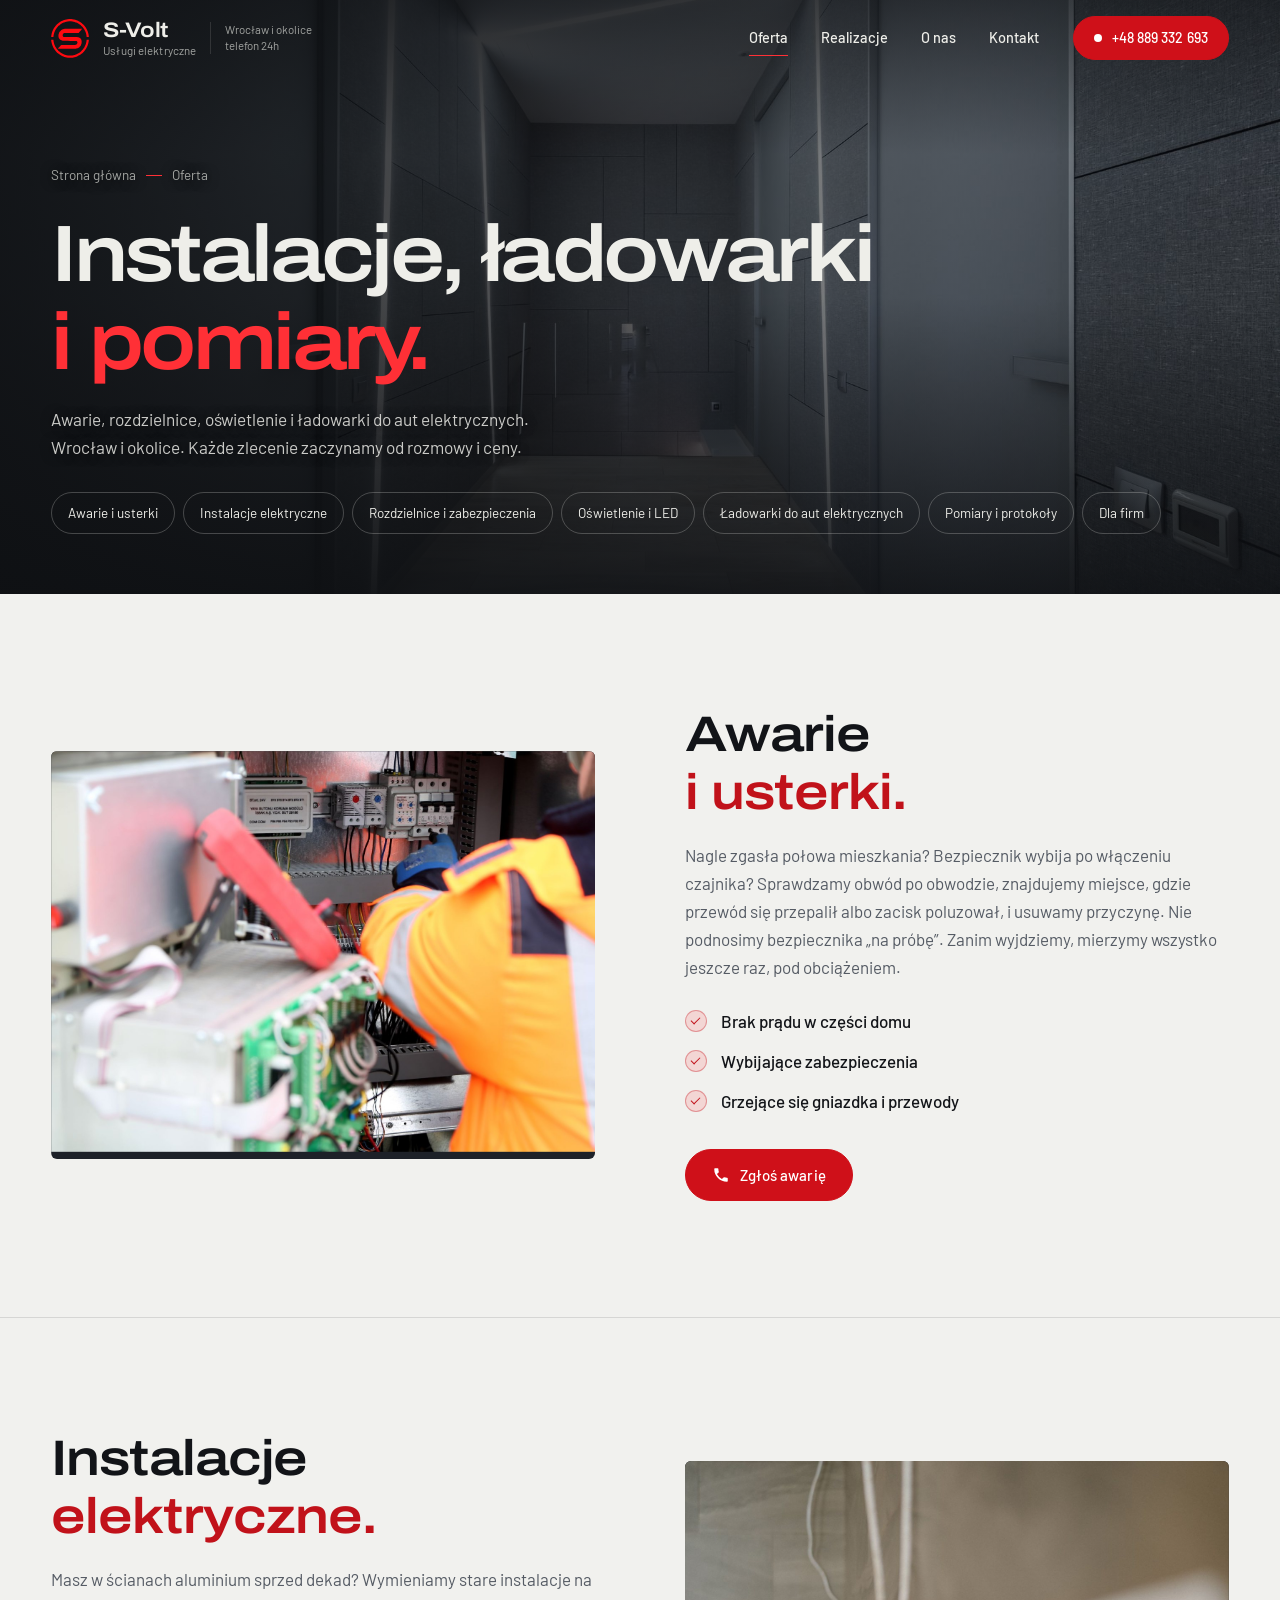
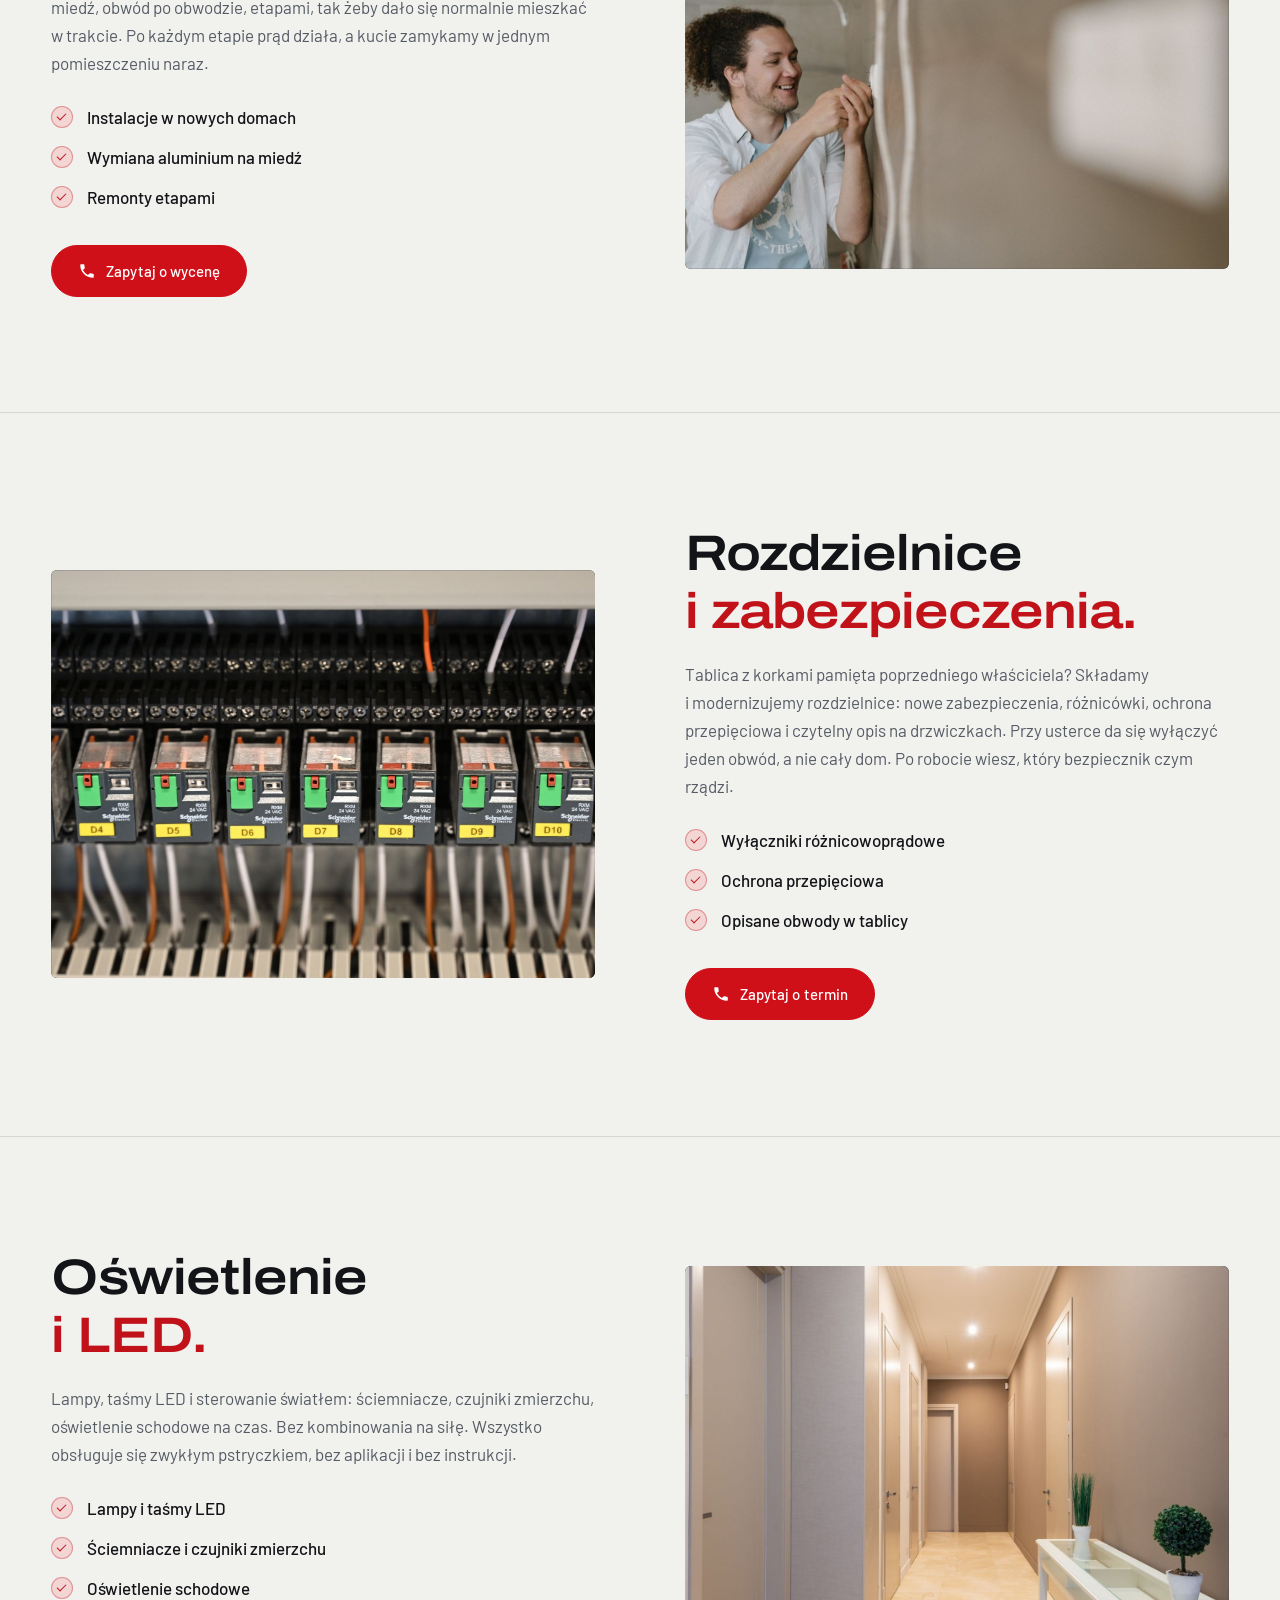
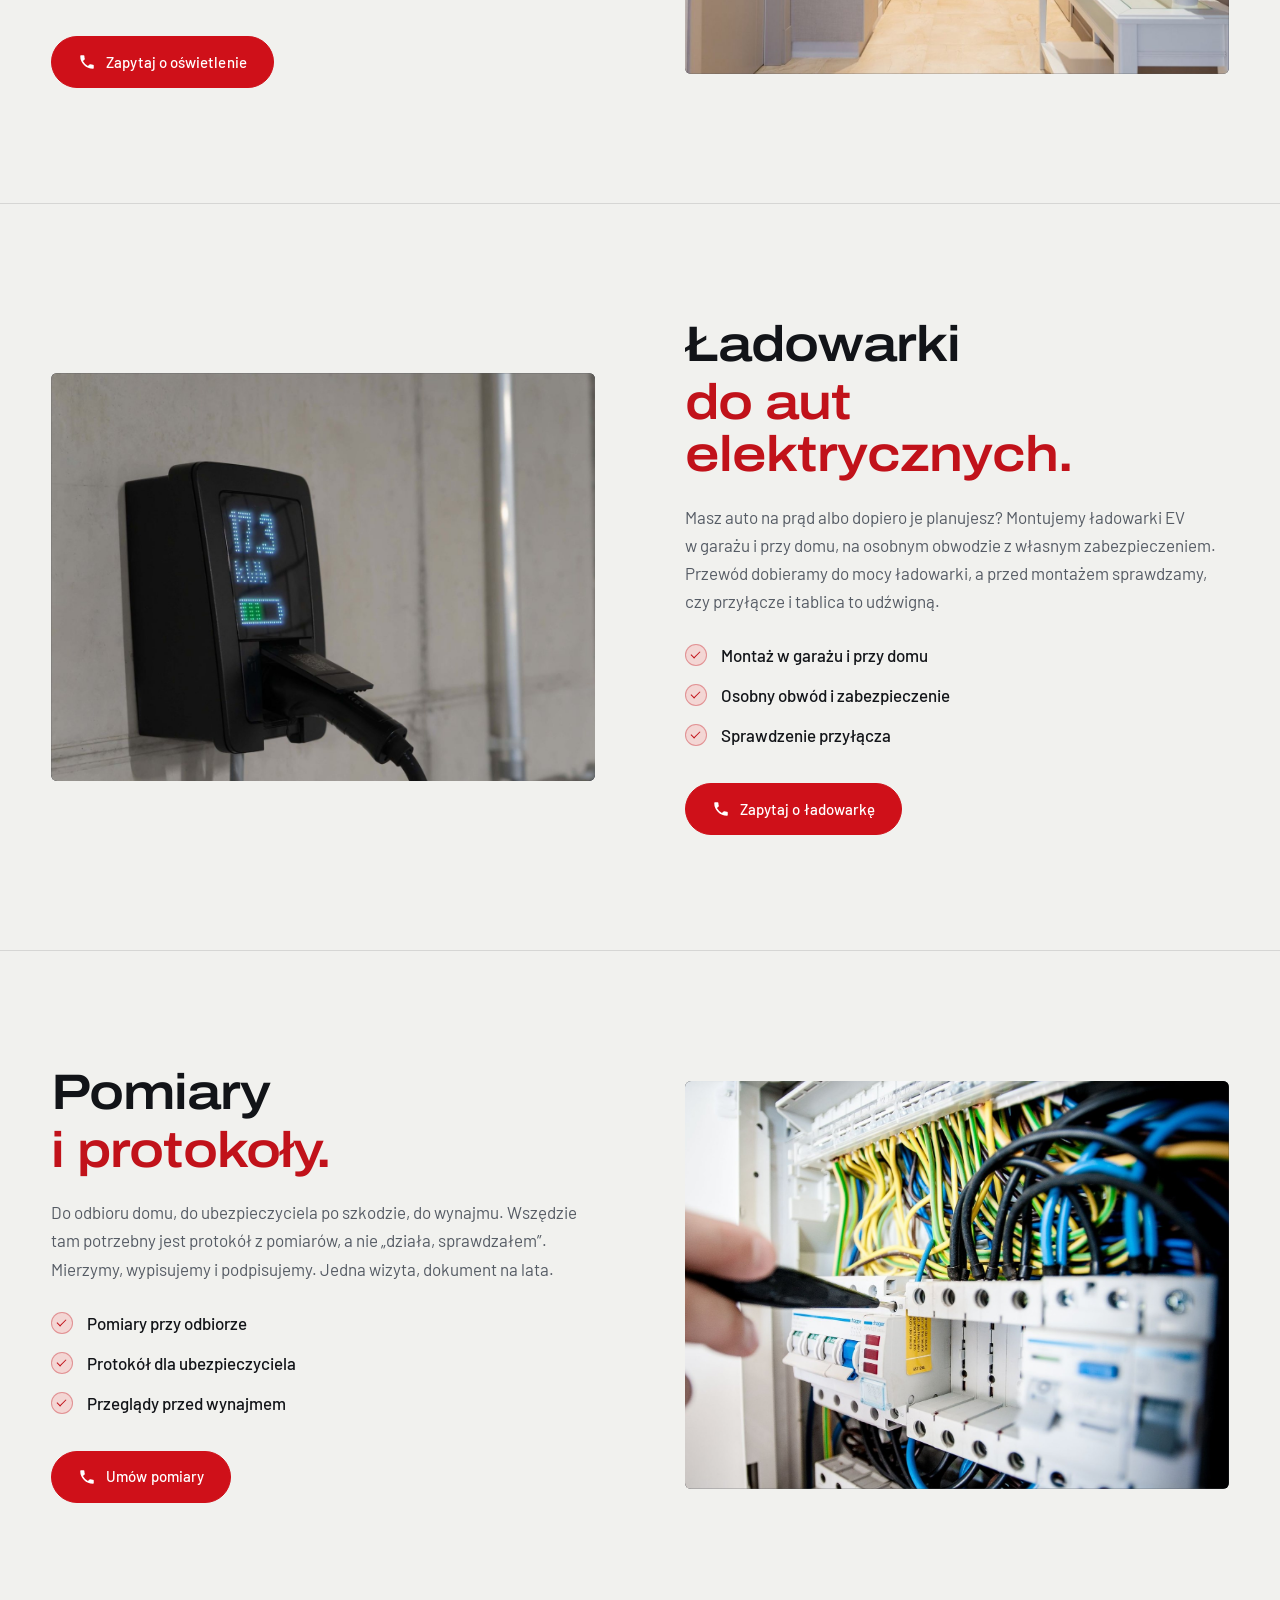
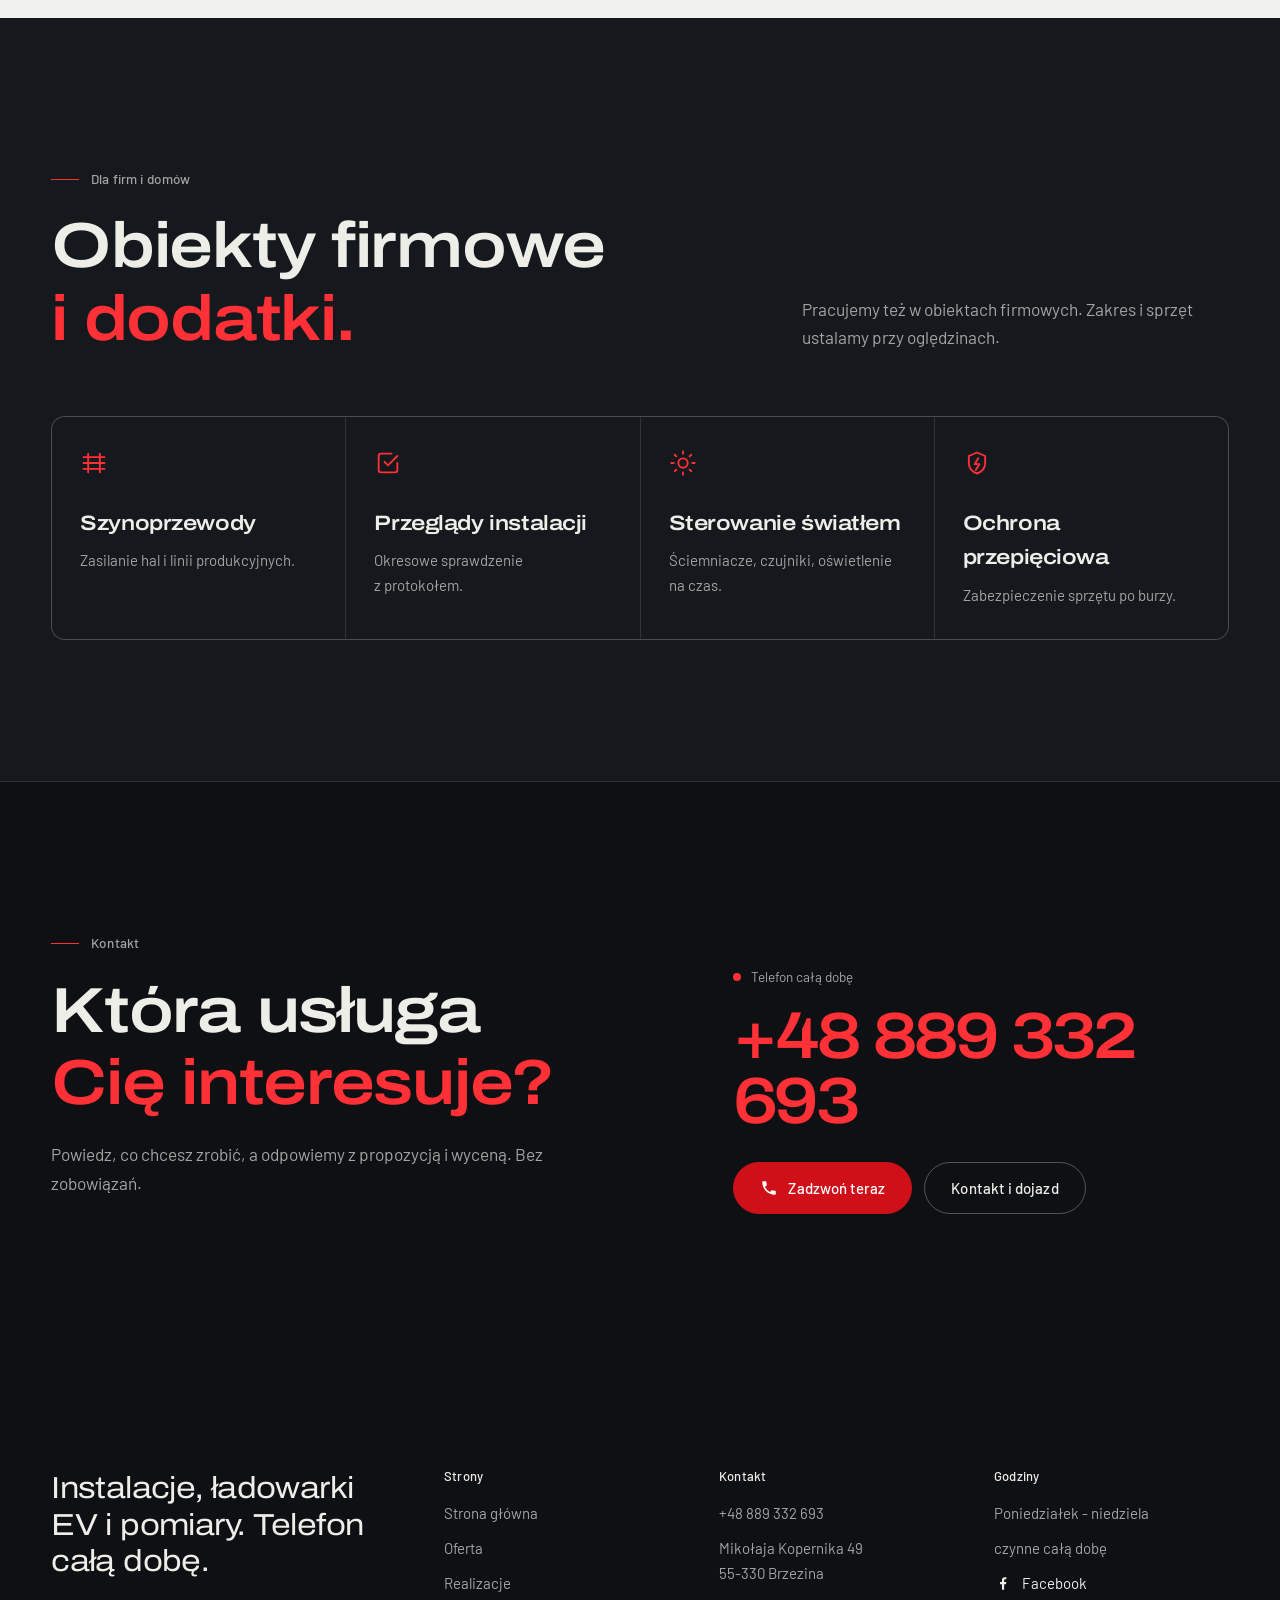
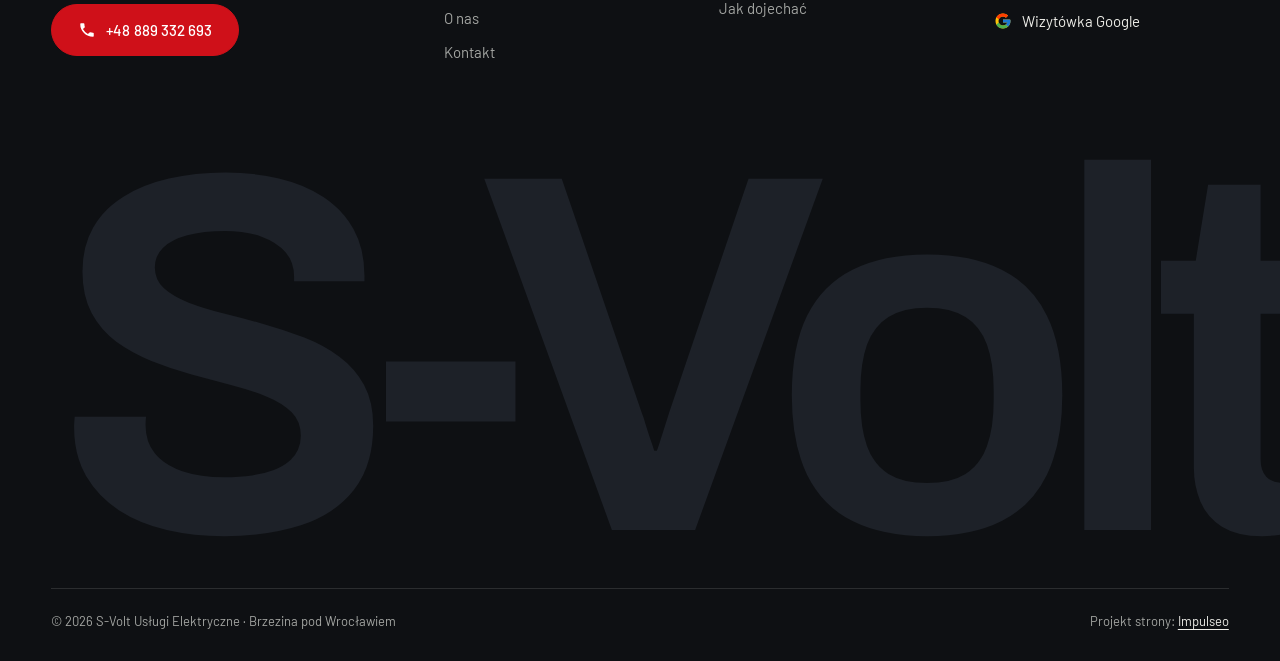
<file: oferta.html>
<!DOCTYPE html>
<html lang="pl">
<head>
<meta charset="UTF-8">
<meta name="viewport" content="width=device-width, initial-scale=1.0">
<title>Oferta - S-Volt elektryk Wrocław: instalacje, ładowarki EV, pomiary</title>
<meta name="description" content="Awarie, instalacje elektryczne, rozdzielnice, oświetlenie LED, ładowarki do aut elektrycznych i pomiary z protokołem. Wrocław i okolice, telefon +48 889 332 693.">
<link rel="canonical" href="https://impulseo-pl.github.io/s-volt-uslugi-elektryczne/oferta.html">
<meta name="robots" content="noindex, nofollow">
<meta name="theme-color" content="#0E1013">
<meta property="og:type" content="website">
<meta property="og:locale" content="pl_PL">
<meta property="og:site_name" content="S-Volt Usługi Elektryczne">
<meta property="og:title" content="Oferta - S-Volt elektryk Wrocław: instalacje, ładowarki EV, pomiary">
<meta property="og:description" content="Awarie, instalacje elektryczne, rozdzielnice, oświetlenie LED, ładowarki do aut elektrycznych i pomiary z protokołem. Wrocław i okolice, telefon +48 889 332 693.">
<meta property="og:url" content="https://impulseo-pl.github.io/s-volt-uslugi-elektryczne/oferta.html">
<meta property="og:image" content="https://impulseo-pl.github.io/s-volt-uslugi-elektryczne/img/og.jpg">
<meta property="og:image:width" content="1200">
<meta property="og:image:height" content="630">
<meta name="twitter:card" content="summary_large_image">
<link rel="icon" type="image/png" href="img/logo.png">
<script>(function(){var d=document.documentElement;d.classList.add('js');try{if(!window.matchMedia('(prefers-reduced-motion: reduce)').matches)d.classList.add('anim');}catch(e){}setTimeout(function(){if(!d.classList.contains('anim-ok'))d.classList.remove('anim');},3500);})();</script>
<link rel="preload" as="image" href="img/head-oferta.jpg" fetchpriority="high">
<link rel="preconnect" href="https://fonts.googleapis.com">
<link rel="preconnect" href="https://fonts.gstatic.com" crossorigin>
<link href="https://fonts.googleapis.com/css2?family=Archivo:wdth,wght@62..125,400..800&family=Barlow:wght@400;500;600&display=swap" rel="stylesheet">
<link rel="stylesheet" href="assets/styles.css?v=20261022b">
<script src="assets/lenis.min.js?v=1.1.20" defer></script>
<script src="assets/main.js?v=20261022b" defer></script>
</head>
<body>
<a class="skip" href="#tresc">Przejdź do treści</a>
<header class="site-head">
<div class="head-in">
  <a class="brand" href="index.html" aria-label="S-Volt - strona główna">
    <span class="znak"><svg class="wm" viewBox="0 0 1976 2032" role="img" aria-label="S-Volt"><g transform="translate(0,2032) scale(1,-1)"><path pathLength="1" style="--i:0" d="M937 2026 c-21 -1 -41 -3 -46 -4 -3 -1 -11 -1 -18 -2 -7 -1 -20 -2 -29 -4 -10 -2 -21 -4 -25 -4 -10 -1 -17 -3 -23 -5 -2 0 -11 -2 -18 -3 -8 -2 -17 -4 -21 -5 -4 -1 -10 -3 -15 -4 -10 -2 -36 -9 -40 -11 -2 -1 -7 -2 -11 -4 -10 -2 -38 -12 -43 -14 -3 -1 -5 -2 -6 -2 -1 0 -4 -1 -7 -3 -3 -1 -8 -3 -13 -5 -12 -4 -23 -9 -31 -13 -5 -2 -10 -4 -12 -5 -3 -1 -6 -2 -7 -3 -1 -1 -4 -2 -6 -3 -2 -1 -5 -2 -7 -4 -2 -1 -7 -3 -11 -5 -4 -2 -9 -5 -10 -5 -1 -1 -5 -3 -8 -4 -11 -6 -21 -11 -23 -13 -1 -1 -3 -2 -3 -2 -1 0 -17 -9 -21 -12 -4 -3 -17 -11 -28 -18 -6 -3 -11 -6 -11 -7 0 0 -2 -2 -4 -3 -3 -1 -13 -9 -23 -16 -3 -2 -7 -5 -8 -6 -3 -2 -13 -9 -19 -14 -2 -2 -5 -4 -5 -4 -1 0 -3 -2 -5 -3 -2 -2 -10 -10 -18 -17 -25 -20 -44 -38 -46 -41 0 -1 -1 -2 -2 -2 -1 0 -7 -7 -15 -15 -8 -8 -16 -15 -17 -17 -11 -10 -48 -53 -59 -67 -3 -5 -8 -11 -10 -14 -11 -14 -22 -29 -31 -43 -1 -2 -4 -6 -6 -9 -6 -8 -18 -27 -21 -32 -1 -2 -5 -7 -7 -11 -4 -7 -7 -11 -11 -20 -1 -2 -3 -6 -5 -8 -2 -3 -5 -9 -7 -13 -1 -4 -4 -7 -4 -8 -1 0 -2 -3 -4 -6 -1 -3 -4 -10 -7 -15 -8 -16 -10 -20 -10 -21 0 0 -2 -3 -3 -7 -2 -4 -4 -9 -4 -10 -1 -1 -2 -3 -3 -4 0 -1 -1 -3 -2 -5 0 -1 -3 -6 -5 -11 -2 -5 -5 -12 -6 -17 -2 -4 -4 -9 -5 -12 -1 -2 -3 -7 -4 -10 -1 -4 -3 -8 -3 -9 -1 0 -3 -6 -4 -12 -2 -6 -5 -13 -6 -16 -1 -3 -2 -7 -3 -8 0 -1 -2 -7 -3 -13 -2 -6 -4 -13 -5 -16 -1 -3 -3 -9 -4 -14 -2 -5 -3 -11 -4 -15 -1 -4 -2 -11 -4 -17 -2 -7 -3 -15 -4 -18 -1 -4 -2 -12 -3 -16 -7 -30 -11 -57 -14 -89 0 -10 -2 -21 -2 -25 -2 -12 -1 -18 1 -21 3 -2 110 -3 112 0 2 1 2 6 4 19 0 10 2 22 3 28 0 6 2 17 3 26 2 19 3 25 5 34 1 4 2 10 3 14 1 4 2 11 3 15 1 3 2 9 3 11 0 2 2 8 2 12 1 3 3 8 3 11 1 2 3 8 4 13 1 5 3 13 5 18 2 4 4 12 5 16 5 16 24 68 29 76 1 3 2 5 2 5 0 1 2 4 4 8 2 4 4 9 4 11 3 6 12 25 14 28 1 1 2 3 2 4 0 1 1 2 2 4 2 2 5 9 13 24 1 2 4 6 5 9 2 2 3 4 3 5 0 0 2 3 4 6 2 4 4 7 4 8 0 0 1 2 2 4 2 1 5 7 8 12 4 5 9 12 11 16 3 4 5 7 5 8 0 0 1 2 3 3 1 1 3 4 4 6 4 7 43 57 58 74 30 32 49 52 68 69 3 2 8 7 12 10 10 9 29 24 48 39 9 6 17 12 19 14 2 1 5 3 6 4 1 1 4 2 6 4 2 2 11 8 26 17 4 2 9 6 10 7 2 1 5 3 7 4 2 0 6 3 8 4 24 15 75 41 106 52 5 2 12 5 15 6 11 4 21 8 36 13 30 10 40 13 46 14 4 1 8 2 9 3 2 0 8 2 15 4 7 1 17 3 22 5 5 1 14 3 19 4 4 0 13 2 18 3 5 1 17 3 27 4 9 1 19 2 22 3 18 3 65 6 106 6 44 0 64 -1 102 -6 9 -1 19 -3 24 -3 9 -1 21 -3 29 -6 3 0 9 -1 14 -2 4 -1 13 -2 20 -4 6 -2 15 -4 20 -4 4 -1 8 -2 10 -3 1 0 5 -2 10 -3 16 -4 49 -15 70 -23 5 -1 10 -3 12 -3 1 -1 3 -2 4 -2 1 -1 5 -3 10 -4 4 -2 10 -5 14 -6 3 -2 6 -3 7 -3 0 0 4 -2 8 -4 5 -2 14 -6 21 -10 7 -3 18 -8 25 -12 19 -10 19 -11 26 -14 4 -2 8 -5 10 -6 1 -1 3 -2 3 -2 1 0 5 -2 8 -5 4 -2 10 -6 13 -8 6 -4 18 -11 21 -13 1 -1 5 -4 9 -6 4 -3 9 -7 13 -10 3 -2 10 -7 15 -11 5 -3 10 -8 12 -10 2 -2 5 -3 6 -3 0 0 1 -1 2 -2 0 0 2 -3 5 -4 7 -6 27 -24 35 -31 4 -4 11 -10 15 -14 4 -4 12 -12 19 -18 6 -6 12 -13 15 -15 7 -8 20 -22 28 -32 4 -5 8 -10 9 -11 0 0 2 -2 3 -4 5 -7 19 -24 22 -28 5 -5 10 -13 10 -14 0 0 1 -1 2 -2 1 -2 27 -40 30 -46 2 -2 5 -9 9 -14 17 -30 39 -72 48 -94 2 -4 4 -8 5 -10 1 -3 2 -5 2 -6 0 -1 1 -4 2 -6 2 -2 4 -7 5 -11 2 -4 4 -11 6 -15 1 -3 3 -8 3 -10 1 -2 2 -6 4 -9 1 -3 3 -8 4 -12 1 -3 3 -9 4 -12 1 -4 3 -11 5 -15 4 -16 10 -39 12 -44 0 -3 2 -11 3 -18 2 -8 4 -17 5 -22 1 -5 2 -11 2 -14 1 -3 3 -16 5 -30 3 -27 5 -43 5 -56 0 -7 0 -9 2 -11 l2 -2 54 0 c43 0 55 0 57 1 3 1 3 12 0 37 -1 10 -3 24 -3 32 -2 14 -4 28 -9 53 -1 7 -2 15 -3 19 -1 4 -2 9 -3 12 0 2 -1 8 -2 12 -1 7 -8 33 -12 47 -2 4 -3 10 -3 12 -1 2 -3 9 -5 15 -2 7 -4 13 -4 13 0 1 -2 6 -4 11 -1 4 -3 10 -4 12 0 2 -1 4 -1 6 -1 1 -4 8 -6 15 -3 7 -6 14 -6 16 -1 1 -2 3 -3 6 -1 2 -2 5 -4 8 -1 2 -3 6 -4 9 -2 8 -2 8 -22 50 -4 6 -8 14 -10 18 -5 10 -8 16 -8 17 0 0 -1 2 -3 4 -1 2 -3 6 -5 9 -7 13 -16 28 -21 35 -2 4 -4 7 -4 7 0 1 -16 25 -19 29 -1 1 -5 7 -9 13 -4 6 -7 11 -8 12 -1 1 -2 2 -2 2 0 1 -1 3 -3 5 -2 2 -6 7 -9 11 -3 4 -7 9 -9 12 -2 2 -4 4 -4 5 0 0 -1 2 -3 4 -2 2 -7 9 -12 15 -5 6 -11 13 -13 15 -3 3 -6 7 -8 9 -2 2 -6 6 -9 10 -3 4 -8 10 -12 13 -4 4 -7 8 -8 9 -5 5 -36 35 -40 39 -5 3 -18 15 -23 20 -1 1 -5 4 -7 6 -7 6 -25 21 -25 22 0 0 -2 1 -3 2 -2 1 -7 5 -11 8 -4 3 -10 8 -13 10 -4 3 -8 6 -10 7 -2 2 -8 6 -13 10 -6 3 -11 7 -13 8 -1 1 -6 5 -13 9 -6 3 -11 7 -12 8 -3 2 -21 13 -22 13 -1 0 -4 2 -7 4 -3 1 -5 3 -6 3 0 0 -2 1 -4 2 -3 3 -13 9 -22 13 -4 2 -8 4 -9 5 -3 1 -24 11 -31 15 -4 1 -11 5 -17 8 -6 3 -11 5 -12 5 -1 0 -3 1 -4 2 -2 0 -8 3 -13 5 -22 9 -30 12 -44 16 -4 2 -9 3 -10 4 -7 3 -11 4 -21 7 -6 2 -13 4 -16 5 -4 1 -11 3 -15 4 -5 2 -13 4 -18 5 -5 1 -14 3 -20 5 -7 2 -13 3 -14 3 -1 0 -8 1 -14 3 -7 2 -19 4 -26 5 -8 1 -15 2 -15 3 -1 0 -18 3 -33 5 -7 0 -17 1 -20 2 -27 4 -122 6 -158 4z"/><path pathLength="1" style="--i:1" d="M995 1521 l-250 0 -20 -3 c-24 -3 -32 -4 -39 -6 -4 0 -12 -2 -19 -3 -11 -3 -15 -4 -32 -9 -3 -1 -9 -3 -14 -5 -5 -1 -10 -3 -11 -3 -5 -2 -38 -17 -52 -25 -10 -5 -21 -13 -32 -21 -4 -3 -8 -6 -11 -8 -12 -8 -57 -57 -64 -70 0 -2 -2 -4 -3 -5 -6 -8 -29 -52 -34 -67 -2 -4 -5 -11 -6 -16 -2 -5 -4 -10 -4 -12 -1 -3 -2 -6 -3 -7 -1 -3 -6 -21 -6 -24 0 -2 -1 -8 -3 -15 -7 -29 -9 -73 -4 -112 1 -11 8 -39 12 -47 1 -2 2 -6 2 -7 2 -7 17 -35 23 -44 14 -18 19 -25 26 -32 13 -12 26 -23 30 -25 1 -2 9 -7 16 -12 8 -5 16 -10 18 -10 2 -1 6 -3 9 -5 2 -1 7 -3 9 -4 2 -1 5 -2 6 -3 2 -1 28 -10 35 -12 2 -1 8 -3 14 -4 14 -4 16 -4 23 -5 3 0 11 -2 17 -3 24 -4 29 -4 360 -5 l317 -1 5 -2 c3 -1 9 -3 13 -5 19 -7 32 -17 39 -31 2 -4 5 -9 6 -11 3 -5 4 -8 6 -20 2 -15 3 -22 1 -30 0 -4 -1 -11 -2 -16 -4 -27 -25 -62 -48 -78 -25 -17 -42 -23 -81 -27 -4 0 -169 0 -366 0 -224 -1 -361 -1 -363 -2 -4 0 -5 -1 -6 -4 -1 -2 -4 -6 -7 -10 -3 -3 -9 -10 -13 -15 -4 -5 -13 -15 -20 -23 -8 -9 -15 -17 -16 -19 -1 -1 -10 -11 -18 -21 -9 -10 -23 -27 -31 -36 -8 -10 -17 -21 -19 -24 -3 -2 -5 -5 -5 -6 0 0 -1 -2 -2 -2 -1 -1 -5 -5 -8 -9 -13 -14 -15 -19 -11 -20 0 -1 196 -1 433 -1 450 0 461 0 484 4 2 0 10 1 16 2 6 1 16 2 22 4 5 1 13 3 18 3 8 2 37 10 41 12 1 1 5 3 9 4 3 0 8 2 10 4 3 1 6 2 7 2 0 0 10 4 20 10 17 9 25 13 33 19 1 1 6 4 11 8 17 11 50 44 59 59 2 2 4 5 6 8 2 2 4 5 5 7 11 17 13 21 17 28 1 3 4 9 6 13 2 3 5 9 6 13 2 4 4 9 5 12 4 9 9 23 12 32 1 3 2 8 3 11 4 17 5 20 6 25 1 5 3 18 6 30 2 11 3 57 2 81 -1 25 -5 40 -16 73 -4 10 -8 19 -13 28 -13 21 -12 21 -28 40 -9 9 -26 25 -36 31 -4 2 -8 5 -9 6 -1 1 -4 3 -6 4 -3 1 -7 3 -9 5 -3 1 -6 3 -7 4 -1 0 -3 1 -4 1 -2 2 -31 14 -35 15 -2 0 -7 1 -11 3 -8 2 -16 3 -39 7 -7 1 -14 2 -14 3 -1 0 -156 1 -344 1 -309 1 -343 1 -348 2 -21 6 -40 15 -42 19 0 1 -1 3 -3 3 -5 2 -16 17 -20 26 -15 33 -9 80 14 114 6 8 16 19 20 21 1 2 6 5 10 8 9 7 23 14 33 17 3 1 9 3 11 3 13 4 6 4 382 5 l363 0 5 5 c2 3 7 8 10 12 2 3 6 8 8 10 9 12 23 29 27 33 3 3 7 8 9 10 2 2 5 7 7 9 2 2 7 8 10 12 4 4 8 9 9 11 2 2 14 17 21 26 2 2 7 7 11 12 4 5 10 12 14 16 4 5 10 12 14 17 28 33 30 37 25 39 -4 0 -320 1 -620 0z"/><path pathLength="1" style="--i:2" d="M12 948 c-2 -1 -3 -2 -4 -4 -1 -4 6 -72 9 -85 1 -4 2 -11 3 -16 1 -6 2 -12 2 -14 2 -5 4 -15 5 -24 1 -5 3 -15 5 -22 2 -7 4 -16 5 -19 1 -4 2 -9 3 -12 1 -3 3 -8 3 -12 2 -6 10 -33 12 -39 1 -3 11 -31 13 -38 1 -3 3 -8 5 -12 2 -5 4 -9 4 -10 0 -1 1 -4 3 -8 1 -3 3 -7 3 -8 3 -9 40 -85 49 -100 2 -4 6 -10 7 -12 3 -7 18 -31 21 -35 1 -2 5 -8 8 -13 3 -5 7 -11 8 -13 2 -2 4 -5 6 -7 6 -10 9 -14 19 -28 6 -7 11 -15 12 -17 1 -1 3 -3 4 -5 2 -1 4 -4 6 -6 2 -3 5 -7 8 -10 16 -20 21 -26 21 -28 1 -1 2 -2 3 -3 1 0 3 -2 5 -3 1 -2 7 -8 12 -14 6 -6 11 -11 12 -12 3 -5 63 -64 68 -67 1 -1 4 -3 7 -6 3 -3 10 -8 15 -13 6 -4 14 -10 18 -14 8 -7 35 -27 40 -30 2 -2 7 -5 12 -9 5 -3 14 -9 20 -13 6 -4 12 -8 13 -9 1 -1 2 -2 3 -2 1 0 5 -2 9 -5 12 -7 37 -22 45 -26 1 0 4 -2 5 -3 1 0 7 -3 12 -6 5 -2 12 -6 16 -8 10 -6 10 -6 11 -6 1 0 6 -2 12 -5 5 -3 11 -5 11 -5 1 0 3 -1 3 -2 1 -1 3 -2 3 -2 1 0 3 -1 4 -1 6 -3 27 -11 37 -15 5 -2 12 -5 16 -7 4 -1 15 -5 25 -8 9 -3 20 -7 22 -8 15 -5 39 -12 44 -13 2 0 7 -1 10 -2 4 -1 13 -3 32 -7 3 0 10 -2 14 -3 4 -1 12 -2 17 -3 4 -1 18 -3 30 -5 12 -1 27 -3 34 -4 7 -1 20 -2 29 -3 19 -2 99 -3 118 -1 48 3 67 5 72 6 2 0 8 2 13 2 5 1 12 2 16 3 16 2 22 3 32 6 6 1 13 3 16 3 10 2 23 5 24 6 1 0 4 1 7 1 2 1 9 2 15 4 6 2 14 4 19 5 17 5 29 9 36 12 3 2 9 3 12 4 3 1 6 2 7 2 1 1 5 3 10 5 12 4 25 9 35 13 4 2 10 5 13 6 3 1 6 3 7 3 1 1 3 2 5 2 1 1 7 3 12 5 32 16 75 38 78 41 1 0 6 3 12 6 5 4 11 8 14 9 2 2 5 4 7 5 2 0 7 4 12 7 4 3 11 7 14 9 8 6 22 15 28 20 3 2 10 7 16 12 6 4 12 9 15 11 2 2 5 4 6 4 1 0 3 2 5 4 2 2 8 8 13 12 13 10 37 31 47 41 4 5 12 13 18 19 6 5 15 15 22 22 6 6 14 15 19 20 7 8 16 19 34 41 3 4 7 8 7 9 3 3 19 25 22 29 3 5 7 10 15 20 3 5 8 12 10 16 2 3 5 8 6 10 6 9 11 16 15 23 2 4 5 9 7 12 3 4 5 8 11 19 2 4 5 9 6 11 1 1 3 4 3 7 1 2 2 4 3 5 2 2 29 57 29 59 0 1 1 3 2 4 1 2 8 17 13 30 1 4 3 9 5 13 2 4 4 10 5 14 1 3 3 8 4 10 1 2 2 4 2 5 0 1 6 19 8 25 3 7 13 42 19 64 0 2 2 9 3 14 2 5 3 11 3 12 0 1 1 5 1 7 2 7 6 22 7 31 1 4 2 11 3 17 4 17 4 19 5 32 1 12 2 16 5 43 2 20 2 26 -2 28 -2 1 -15 1 -57 1 -63 -1 -57 1 -57 -12 0 -14 -2 -38 -5 -54 -2 -10 -3 -22 -4 -27 -1 -9 -2 -14 -5 -26 -1 -3 -2 -8 -2 -10 -1 -3 -2 -10 -4 -15 -1 -6 -3 -13 -4 -17 -1 -8 -6 -23 -7 -24 0 -1 -1 -4 -1 -6 -1 -3 -2 -8 -4 -12 -1 -4 -3 -10 -4 -14 -1 -4 -3 -10 -4 -13 -2 -3 -4 -8 -4 -11 -1 -3 -3 -6 -3 -7 -1 -1 -3 -7 -5 -14 -6 -16 -10 -24 -13 -32 -2 -4 -4 -9 -4 -10 -1 -2 -17 -34 -21 -43 -1 -1 -3 -5 -4 -8 -2 -3 -5 -9 -8 -14 -3 -5 -6 -11 -7 -13 -2 -3 -5 -10 -8 -14 -3 -5 -8 -13 -10 -16 -8 -13 -18 -28 -19 -29 -1 -1 -2 -2 -2 -2 0 -1 -15 -23 -21 -30 -2 -3 -7 -10 -12 -16 -5 -6 -10 -13 -12 -15 -4 -4 -8 -10 -18 -21 -12 -14 -41 -45 -57 -60 -9 -8 -18 -16 -20 -19 -8 -7 -15 -13 -20 -17 -2 -2 -6 -5 -8 -7 -3 -2 -5 -4 -5 -4 -1 0 -3 -2 -5 -4 -3 -2 -6 -5 -8 -7 -12 -9 -18 -13 -20 -14 -7 -5 -24 -17 -27 -19 -2 -2 -7 -5 -11 -8 -5 -3 -11 -7 -13 -9 -3 -1 -7 -4 -10 -5 -2 -1 -8 -5 -14 -8 -13 -9 -14 -9 -23 -14 -5 -2 -11 -5 -13 -6 -2 -2 -6 -4 -8 -4 -2 -1 -10 -5 -17 -9 -7 -4 -14 -7 -15 -7 -1 0 -3 -1 -4 -2 -2 -2 -6 -4 -9 -5 -3 0 -8 -3 -11 -4 -3 -2 -6 -3 -7 -3 -1 0 -3 -1 -4 -1 -9 -4 -14 -6 -23 -9 -5 -2 -10 -4 -11 -5 -1 0 -5 -2 -9 -3 -4 -2 -10 -3 -12 -4 -13 -5 -33 -11 -36 -11 -1 0 -4 -1 -6 -2 -3 -1 -13 -4 -32 -8 -4 -1 -11 -3 -15 -4 -4 -1 -12 -3 -17 -4 -6 0 -14 -2 -18 -3 -9 -2 -31 -5 -37 -5 -2 0 -7 -1 -10 -1 -21 -6 -113 -7 -167 -2 -10 0 -21 2 -23 2 -2 1 -11 2 -18 3 -7 0 -15 1 -17 2 -5 1 -18 3 -28 5 -4 1 -11 2 -15 3 -13 3 -21 5 -26 6 -2 0 -9 2 -15 4 -6 2 -13 4 -15 5 -3 0 -8 2 -12 3 -4 1 -8 3 -10 3 -2 1 -8 3 -13 5 -4 2 -11 4 -15 5 -4 1 -8 2 -8 3 -1 1 -4 2 -7 3 -6 1 -15 5 -32 12 -6 3 -12 5 -13 6 -2 0 -14 6 -20 9 -2 1 -10 5 -18 10 -22 10 -45 23 -48 25 -5 4 -18 11 -19 11 0 0 -2 1 -4 3 -1 1 -10 7 -19 13 -22 15 -25 16 -49 35 -16 12 -16 12 -37 30 -10 8 -22 19 -26 22 -6 7 -22 21 -27 26 -1 1 -7 8 -14 15 -7 7 -13 14 -14 15 -3 2 -4 3 -14 15 -4 6 -10 13 -13 17 -3 3 -7 7 -8 9 -2 2 -5 6 -7 8 -4 5 -12 17 -19 26 -3 4 -7 11 -10 15 -7 9 -13 19 -20 29 -3 4 -6 9 -7 10 -1 2 -3 5 -4 6 -1 2 -3 6 -4 9 -8 11 -26 44 -35 63 -5 9 -10 20 -12 25 -2 4 -5 11 -7 15 -2 5 -4 9 -5 10 0 1 -1 2 -1 3 0 1 -1 5 -3 9 -2 3 -4 9 -5 13 -1 3 -3 9 -5 12 -1 3 -3 8 -3 10 -2 7 -5 13 -7 18 0 1 -1 4 -1 5 0 0 -1 5 -3 10 -2 5 -4 12 -5 17 -1 5 -3 11 -4 15 -1 3 -3 10 -4 16 -1 6 -3 13 -4 16 -1 3 -3 11 -4 17 -1 7 -2 14 -3 16 -2 7 -3 13 -5 31 -1 8 -3 22 -4 31 -1 8 -2 20 -3 27 -1 7 -2 13 -2 14 -2 1 -107 1 -111 0z"/></g></svg></span>
    <span class="brand-name"><b>S-Volt</b><small>Usługi elektryczne</small></span>
    <span class="brand-sub">Wrocław i&nbsp;okolice<br>telefon 24h</span>
  </a>
  <nav class="nav-links" aria-label="Menu główne">
    <a class="nl" href="oferta.html" aria-current="page">Oferta</a><a class="nl" href="realizacje.html">Realizacje</a><a class="nl" href="o-nas.html">O&nbsp;nas</a><a class="nl" href="kontakt.html">Kontakt</a>
    <a class="btn btn-copper nav-cta" href="tel:+48889332693"><span class="live" aria-hidden="true"></span>+48 889 332 693</a>
  </nav>
  <button class="burger" type="button" aria-label="Otwórz menu" aria-expanded="false" aria-controls="mnav"><span></span><span></span></button>
</div>
</header>
<div class="mnav" id="mnav">
  <div class="mnav-in">
    <a class="ml" href="index.html">Strona główna</a><a class="ml" href="oferta.html" aria-current="page">Oferta</a><a class="ml" href="realizacje.html">Realizacje</a><a class="ml" href="o-nas.html">O&nbsp;nas</a><a class="ml" href="kontakt.html">Kontakt</a>
    <div class="mnav-foot">
      <span>Telefon czynny całą dobę, 7 dni w&nbsp;tygodniu</span>
      <a class="btn btn-copper" href="tel:+48889332693"><svg class="ico" width="16" height="16" viewBox="0 0 24 24" fill="none" aria-hidden="true"><path d="M6.6 10.8a15.5 15.5 0 0 0 6.6 6.6l2.2-2.2a1 1 0 0 1 1-.24 11.4 11.4 0 0 0 3.6.58 1 1 0 0 1 1 1V20a1 1 0 0 1-1 1A17 17 0 0 1 3 4a1 1 0 0 1 1-1h3.5a1 1 0 0 1 1 1c0 1.25.2 2.46.58 3.6a1 1 0 0 1-.25 1l-2.23 2.2Z" fill="currentColor"/></svg>+48 889 332 693</a>
    </div>
  </div>
</div>
<main id="tresc">

<section class="pagehead">
  <div class="pagehead-media"><img src="img/head-oferta.jpg" alt="Korytarz z liniami światła LED w ścianach i suficie" width="1880" height="1253" decoding="async" fetchpriority="high"></div>
  <div class="ph-in">
    <p class="crumb up" style="--d:0"><a href="index.html">Strona główna</a><span class="sl" aria-hidden="true"></span>Oferta</p>
    <h1><span class="ln"><span class="ln-i" style="--k:0">Instalacje, ładowarki</span></span><span class="ln"><span class="ln-i" style="--k:1"><em>i pomiary.</em></span></span></h1>
    <p class="ph-lead up" style="--d:300">Awarie, rozdzielnice, oświetlenie i&nbsp;ładowarki do aut elektrycznych. Wrocław i&nbsp;okolice. Każde zlecenie zaczynamy od rozmowy i&nbsp;ceny.</p>
    <nav class="chips up" style="--d:420" aria-label="Usługi na tej stronie"><a class="chip" href="#awarie">Awarie i&nbsp;usterki</a><a class="chip" href="#instalacje">Instalacje elektryczne</a><a class="chip" href="#rozdzielnice">Rozdzielnice i&nbsp;zabezpieczenia</a><a class="chip" href="#oswietlenie">Oświetlenie i&nbsp;LED</a><a class="chip" href="#ladowarki">Ładowarki do aut elektrycznych</a><a class="chip" href="#pomiary">Pomiary i&nbsp;protokoły</a><a class="chip" href="#dodatkowo">Dla firm</a></nav>
  </div>
</section>
<section class="svc-block" id="awarie">
  <div class="wrap svc-row">
    <figure class="fig svc-fig rv-img rv">
      <img src="img/g13.jpg" alt="Elektryk sprawdza przewody w szafie sterowniczej" width="1880" height="1253" decoding="async" data-plx="30" style="height:110%;margin-top:-5%">
    </figure>
    <div class="svc-txt">
      <h2 class="rv rv-h"><span class="ln"><span class="ln-i" style="--k:0">Awarie</span></span><span class="ln"><span class="ln-i" style="--k:1"><em>i usterki.</em></span></span></h2>
      <p class="rv" style="--d:100">Nagle zgasła połowa mieszkania? Bezpiecznik wybija po włączeniu czajnika? Sprawdzamy obwód po obwodzie, znajdujemy miejsce, gdzie przewód się przepalił albo zacisk poluzował, i&nbsp;usuwamy przyczynę. Nie podnosimy bezpiecznika „na próbę”. Zanim wyjdziemy, mierzymy wszystko jeszcze raz, pod obciążeniem.</p>
      <ul class="ticks rv" style="--d:160"><li>Brak prądu w&nbsp;części domu</li><li>Wybijające zabezpieczenia</li><li>Grzejące się gniazdka i&nbsp;przewody</li></ul>
      <a class="btn btn-copper rv" style="--d:220" href="tel:+48889332693"><svg class="ico" width="16" height="16" viewBox="0 0 24 24" fill="none" aria-hidden="true"><path d="M6.6 10.8a15.5 15.5 0 0 0 6.6 6.6l2.2-2.2a1 1 0 0 1 1-.24 11.4 11.4 0 0 0 3.6.58 1 1 0 0 1 1 1V20a1 1 0 0 1-1 1A17 17 0 0 1 3 4a1 1 0 0 1 1-1h3.5a1 1 0 0 1 1 1c0 1.25.2 2.46.58 3.6a1 1 0 0 1-.25 1l-2.23 2.2Z" fill="currentColor"/></svg>Zgłoś awarię</a>
    </div>
  </div>
</section>
<section class="svc-block flip" id="instalacje">
  <div class="wrap svc-row">
    <figure class="fig svc-fig rv-img rv">
      <img src="img/g6.jpg" alt="Elektryk prowadzi przewody przy ścianie w trakcie remontu" width="1600" height="1066" decoding="async" data-plx="30" style="height:110%;margin-top:-5%">
    </figure>
    <div class="svc-txt">
      <h2 class="rv rv-h"><span class="ln"><span class="ln-i" style="--k:0">Instalacje</span></span><span class="ln"><span class="ln-i" style="--k:1"><em>elektryczne.</em></span></span></h2>
      <p class="rv" style="--d:100">Masz w&nbsp;ścianach aluminium sprzed dekad? Wymieniamy stare instalacje na miedź, obwód po obwodzie, etapami, tak żeby dało się normalnie mieszkać w&nbsp;trakcie. Po każdym etapie prąd działa, a&nbsp;kucie zamykamy w&nbsp;jednym pomieszczeniu naraz.</p>
      <ul class="ticks rv" style="--d:160"><li>Instalacje w&nbsp;nowych domach</li><li>Wymiana aluminium na miedź</li><li>Remonty etapami</li></ul>
      <a class="btn btn-copper rv" style="--d:220" href="tel:+48889332693"><svg class="ico" width="16" height="16" viewBox="0 0 24 24" fill="none" aria-hidden="true"><path d="M6.6 10.8a15.5 15.5 0 0 0 6.6 6.6l2.2-2.2a1 1 0 0 1 1-.24 11.4 11.4 0 0 0 3.6.58 1 1 0 0 1 1 1V20a1 1 0 0 1-1 1A17 17 0 0 1 3 4a1 1 0 0 1 1-1h3.5a1 1 0 0 1 1 1c0 1.25.2 2.46.58 3.6a1 1 0 0 1-.25 1l-2.23 2.2Z" fill="currentColor"/></svg>Zapytaj o&nbsp;wycenę</a>
    </div>
  </div>
</section>
<section class="svc-block" id="rozdzielnice">
  <div class="wrap svc-row">
    <figure class="fig svc-fig rv-img rv">
      <img src="img/g14.jpg" alt="Rząd przekaźników i zabezpieczeń w rozdzielnicy" width="1880" height="1251" loading="lazy" decoding="async" data-plx="30" style="height:110%;margin-top:-5%">
    </figure>
    <div class="svc-txt">
      <h2 class="rv rv-h"><span class="ln"><span class="ln-i" style="--k:0">Rozdzielnice</span></span><span class="ln"><span class="ln-i" style="--k:1"><em>i zabezpieczenia.</em></span></span></h2>
      <p class="rv" style="--d:100">Tablica z&nbsp;korkami pamięta poprzedniego właściciela? Składamy i&nbsp;modernizujemy rozdzielnice: nowe zabezpieczenia, różnicówki, ochrona przepięciowa i&nbsp;czytelny opis na drzwiczkach. Przy usterce da się wyłączyć jeden obwód, a&nbsp;nie cały dom. Po robocie wiesz, który bezpiecznik czym rządzi.</p>
      <ul class="ticks rv" style="--d:160"><li>Wyłączniki różnicowoprądowe</li><li>Ochrona przepięciowa</li><li>Opisane obwody w&nbsp;tablicy</li></ul>
      <a class="btn btn-copper rv" style="--d:220" href="tel:+48889332693"><svg class="ico" width="16" height="16" viewBox="0 0 24 24" fill="none" aria-hidden="true"><path d="M6.6 10.8a15.5 15.5 0 0 0 6.6 6.6l2.2-2.2a1 1 0 0 1 1-.24 11.4 11.4 0 0 0 3.6.58 1 1 0 0 1 1 1V20a1 1 0 0 1-1 1A17 17 0 0 1 3 4a1 1 0 0 1 1-1h3.5a1 1 0 0 1 1 1c0 1.25.2 2.46.58 3.6a1 1 0 0 1-.25 1l-2.23 2.2Z" fill="currentColor"/></svg>Zapytaj o&nbsp;termin</a>
    </div>
  </div>
</section>
<section class="svc-block flip" id="oswietlenie">
  <div class="wrap svc-row">
    <figure class="fig svc-fig rv-img rv">
      <img src="img/g3.jpg" alt="Korytarz z oświetleniem punktowym w suficie" width="1600" height="1068" loading="lazy" decoding="async" data-plx="30" style="height:110%;margin-top:-5%">
    </figure>
    <div class="svc-txt">
      <h2 class="rv rv-h"><span class="ln"><span class="ln-i" style="--k:0">Oświetlenie</span></span><span class="ln"><span class="ln-i" style="--k:1"><em>i LED.</em></span></span></h2>
      <p class="rv" style="--d:100">Lampy, taśmy LED i&nbsp;sterowanie światłem: ściemniacze, czujniki zmierzchu, oświetlenie schodowe na czas. Bez kombinowania na siłę. Wszystko obsługuje się zwykłym pstryczkiem, bez aplikacji i&nbsp;bez instrukcji.</p>
      <ul class="ticks rv" style="--d:160"><li>Lampy i&nbsp;taśmy LED</li><li>Ściemniacze i&nbsp;czujniki zmierzchu</li><li>Oświetlenie schodowe</li></ul>
      <a class="btn btn-copper rv" style="--d:220" href="tel:+48889332693"><svg class="ico" width="16" height="16" viewBox="0 0 24 24" fill="none" aria-hidden="true"><path d="M6.6 10.8a15.5 15.5 0 0 0 6.6 6.6l2.2-2.2a1 1 0 0 1 1-.24 11.4 11.4 0 0 0 3.6.58 1 1 0 0 1 1 1V20a1 1 0 0 1-1 1A17 17 0 0 1 3 4a1 1 0 0 1 1-1h3.5a1 1 0 0 1 1 1c0 1.25.2 2.46.58 3.6a1 1 0 0 1-.25 1l-2.23 2.2Z" fill="currentColor"/></svg>Zapytaj o&nbsp;oświetlenie</a>
    </div>
  </div>
</section>
<section class="svc-block" id="ladowarki">
  <div class="wrap svc-row">
    <figure class="fig svc-fig rv-img rv">
      <img src="img/g5.jpg" alt="Ładowarka do auta elektrycznego zamontowana na ścianie garażu" width="1600" height="1066" loading="lazy" decoding="async" data-plx="30" style="height:110%;margin-top:-5%">
    </figure>
    <div class="svc-txt">
      <h2 class="rv rv-h"><span class="ln"><span class="ln-i" style="--k:0">Ładowarki</span></span><span class="ln"><span class="ln-i" style="--k:1"><em>do aut elektrycznych.</em></span></span></h2>
      <p class="rv" style="--d:100">Masz auto na prąd albo dopiero je planujesz? Montujemy ładowarki EV w&nbsp;garażu i&nbsp;przy domu, na osobnym obwodzie z&nbsp;własnym zabezpieczeniem. Przewód dobieramy do mocy ładowarki, a&nbsp;przed montażem sprawdzamy, czy przyłącze i&nbsp;tablica to udźwigną.</p>
      <ul class="ticks rv" style="--d:160"><li>Montaż w&nbsp;garażu i&nbsp;przy domu</li><li>Osobny obwód i&nbsp;zabezpieczenie</li><li>Sprawdzenie przyłącza</li></ul>
      <a class="btn btn-copper rv" style="--d:220" href="tel:+48889332693"><svg class="ico" width="16" height="16" viewBox="0 0 24 24" fill="none" aria-hidden="true"><path d="M6.6 10.8a15.5 15.5 0 0 0 6.6 6.6l2.2-2.2a1 1 0 0 1 1-.24 11.4 11.4 0 0 0 3.6.58 1 1 0 0 1 1 1V20a1 1 0 0 1-1 1A17 17 0 0 1 3 4a1 1 0 0 1 1-1h3.5a1 1 0 0 1 1 1c0 1.25.2 2.46.58 3.6a1 1 0 0 1-.25 1l-2.23 2.2Z" fill="currentColor"/></svg>Zapytaj o&nbsp;ładowarkę</a>
    </div>
  </div>
</section>
<section class="svc-block flip" id="pomiary">
  <div class="wrap svc-row">
    <figure class="fig svc-fig rv-img rv">
      <img src="img/g10.jpg" alt="Pomiar zabezpieczeń w rozdzielnicy próbnikiem" width="1880" height="1251" loading="lazy" decoding="async" data-plx="30" style="height:110%;margin-top:-5%">
    </figure>
    <div class="svc-txt">
      <h2 class="rv rv-h"><span class="ln"><span class="ln-i" style="--k:0">Pomiary</span></span><span class="ln"><span class="ln-i" style="--k:1"><em>i protokoły.</em></span></span></h2>
      <p class="rv" style="--d:100">Do odbioru domu, do ubezpieczyciela po szkodzie, do wynajmu. Wszędzie tam potrzebny jest protokół z&nbsp;pomiarów, a&nbsp;nie „działa, sprawdzałem”. Mierzymy, wypisujemy i&nbsp;podpisujemy. Jedna wizyta, dokument na lata.</p>
      <ul class="ticks rv" style="--d:160"><li>Pomiary przy odbiorze</li><li>Protokół dla ubezpieczyciela</li><li>Przeglądy przed wynajmem</li></ul>
      <a class="btn btn-copper rv" style="--d:220" href="tel:+48889332693"><svg class="ico" width="16" height="16" viewBox="0 0 24 24" fill="none" aria-hidden="true"><path d="M6.6 10.8a15.5 15.5 0 0 0 6.6 6.6l2.2-2.2a1 1 0 0 1 1-.24 11.4 11.4 0 0 0 3.6.58 1 1 0 0 1 1 1V20a1 1 0 0 1-1 1A17 17 0 0 1 3 4a1 1 0 0 1 1-1h3.5a1 1 0 0 1 1 1c0 1.25.2 2.46.58 3.6a1 1 0 0 1-.25 1l-2.23 2.2Z" fill="currentColor"/></svg>Umów pomiary</a>
    </div>
  </div>
</section>

<section class="sec dark-2" id="dodatkowo">
  <div class="wrap">
    <div class="sec-head">
      <div>
        <p class="eyebrow rv">Dla firm i&nbsp;domów</p>
        <h2 class="h2 rv rv-h"><span class="ln"><span class="ln-i" style="--k:0">Obiekty firmowe</span></span><span class="ln"><span class="ln-i" style="--k:1"><em>i dodatki.</em></span></span></h2>
      </div>
      <div class="side rv" style="--d:120">
        <p class="lead">Pracujemy też w&nbsp;obiektach firmowych. Zakres i&nbsp;sprzęt ustalamy przy oględzinach.</p>
      </div>
    </div>
    <div class="extra-grid"><div class="extra rv" style="--d:0"><div class="ic"><svg class="ico" width="24" height="24" viewBox="0 0 24 24" fill="none" stroke="currentColor" stroke-width="1.6" stroke-linecap="round" stroke-linejoin="round" aria-hidden="true"><path d="M3 7h18M3 12h18M3 17h18"/><path d="M7 4v16M17 4v16"/></svg></div><h3>Szynoprzewody</h3><p>Zasilanie hal i&nbsp;linii produkcyjnych.</p></div><div class="extra rv" style="--d:90"><div class="ic"><svg class="ico" width="24" height="24" viewBox="0 0 24 24" fill="none" stroke="currentColor" stroke-width="1.6" stroke-linecap="round" stroke-linejoin="round" aria-hidden="true"><path d="M9 11l3 3 8-8"/><path d="M20 12v6a2 2 0 0 1-2 2H6a2 2 0 0 1-2-2V6a2 2 0 0 1 2-2h9"/></svg></div><h3>Przeglądy instalacji</h3><p>Okresowe sprawdzenie z&nbsp;protokołem.</p></div><div class="extra rv" style="--d:180"><div class="ic"><svg class="ico" width="24" height="24" viewBox="0 0 24 24" fill="none" stroke="currentColor" stroke-width="1.6" stroke-linecap="round" stroke-linejoin="round" aria-hidden="true"><circle cx="12" cy="12" r="4"/><path d="M12 2v2M12 20v2M4.9 4.9l1.4 1.4M17.7 17.7l1.4 1.4M2 12h2M20 12h2M4.9 19.1l1.4-1.4M17.7 6.3l1.4-1.4"/></svg></div><h3>Sterowanie światłem</h3><p>Ściemniacze, czujniki, oświetlenie na czas.</p></div><div class="extra rv" style="--d:270"><div class="ic"><svg class="ico" width="24" height="24" viewBox="0 0 24 24" fill="none" stroke="currentColor" stroke-width="1.6" stroke-linecap="round" stroke-linejoin="round" aria-hidden="true"><path d="M12 3 5 6v6c0 4.4 3 7.6 7 9 4-1.4 7-4.6 7-9V6l-7-3z"/><path d="m13 8-3 5h4l-3 5"/></svg></div><h3>Ochrona przepięciowa</h3><p>Zabezpieczenie sprzętu po burzy.</p></div></div>
  </div>
</section>
<section class="cta-band dark">
  <div class="wrap cta-grid">
    <div>
      <p class="eyebrow rv">Kontakt</p>
      <h2 class="h2 rv rv-h"><span class="ln"><span class="ln-i" style="--k:0">Która usługa</span></span><span class="ln"><span class="ln-i" style="--k:1"><em>Cię interesuje?</em></span></span></h2>
      <p class="lead rv" style="--d:120">Powiedz, co chcesz zrobić, a&nbsp;odpowiemy z&nbsp;propozycją i&nbsp;wyceną. Bez zobowiązań.</p>
    </div>
    <div class="cta-side rv" style="--d:180">
      <span class="lbl"><span class="live" aria-hidden="true"></span>Telefon całą dobę</span>
      <a class="cta-phone" href="tel:+48889332693">+48 889 332 693</a>
      <div class="cta-row">
        <a class="btn btn-copper" href="tel:+48889332693"><svg class="ico" width="16" height="16" viewBox="0 0 24 24" fill="none" aria-hidden="true"><path d="M6.6 10.8a15.5 15.5 0 0 0 6.6 6.6l2.2-2.2a1 1 0 0 1 1-.24 11.4 11.4 0 0 0 3.6.58 1 1 0 0 1 1 1V20a1 1 0 0 1-1 1A17 17 0 0 1 3 4a1 1 0 0 1 1-1h3.5a1 1 0 0 1 1 1c0 1.25.2 2.46.58 3.6a1 1 0 0 1-.25 1l-2.23 2.2Z" fill="currentColor"/></svg>Zadzwoń teraz</a>
        <a class="btn btn-ghost" href="kontakt.html">Kontakt i&nbsp;dojazd</a>
      </div>
    </div>
  </div>
</section>
</main>
<footer class="site-foot">
  <div class="wrap">
    <div class="foot-top">
      <div>
        <p class="foot-claim">Instalacje, ładowarki EV i&nbsp;pomiary. Telefon całą dobę.</p>
        <a class="btn btn-copper" href="tel:+48889332693"><svg class="ico" width="16" height="16" viewBox="0 0 24 24" fill="none" aria-hidden="true"><path d="M6.6 10.8a15.5 15.5 0 0 0 6.6 6.6l2.2-2.2a1 1 0 0 1 1-.24 11.4 11.4 0 0 0 3.6.58 1 1 0 0 1 1 1V20a1 1 0 0 1-1 1A17 17 0 0 1 3 4a1 1 0 0 1 1-1h3.5a1 1 0 0 1 1 1c0 1.25.2 2.46.58 3.6a1 1 0 0 1-.25 1l-2.23 2.2Z" fill="currentColor"/></svg>+48 889 332 693</a>
      </div>
      <div>
        <h4>Strony</h4>
        <ul><li><a href="index.html">Strona główna</a></li><li><a href="oferta.html">Oferta</a></li><li><a href="realizacje.html">Realizacje</a></li><li><a href="o-nas.html">O&nbsp;nas</a></li><li><a href="kontakt.html">Kontakt</a></li></ul>
      </div>
      <div>
        <h4>Kontakt</h4>
        <ul>
          <li><a href="tel:+48889332693">+48 889 332 693</a></li>
          <li>Mikołaja Kopernika 49<br>55-330 Brzezina</li>
          <li><a href="https://maps.google.com/?cid=14637070872031324148" target="_blank" rel="noopener">Jak dojechać</a></li>
        </ul>
      </div>
      <div>
        <h4>Godziny</h4>
        <ul>
          <li>Poniedziałek - niedziela</li>
          <li>czynne całą dobę</li>
          <li><a class="soc" href="https://www.facebook.com/people/S-Volt-Us%C5%82ugi-Elektryczne/61593270532799/" target="_blank" rel="noopener" aria-label="S-Volt na Facebooku"><svg width="18" height="18" viewBox="0 0 24 24" aria-hidden="true"><path fill="currentColor" d="M13.5 21v-7.5h2.5l.4-3h-2.9V8.6c0-.9.3-1.5 1.5-1.5h1.5V4.4c-.3 0-1.2-.1-2.2-.1-2.2 0-3.7 1.3-3.7 3.8v2.4H8v3h2.6V21h2.9z"/></svg>Facebook</a></li>
          <li><a class="soc" href="https://maps.google.com/?cid=14637070872031324148" target="_blank" rel="noopener" aria-label="Wizytówka S-Volt w Google"><svg class="g-logo" viewBox="0 0 48 48" aria-hidden="true"><path fill="#FFC107" d="M43.6 20.5H42V20H24v8h11.3C33.7 32.7 29.2 36 24 36c-6.6 0-12-5.4-12-12s5.4-12 12-12c3.1 0 5.8 1.2 7.9 3.1l5.7-5.7C34 6.1 29.3 4 24 4 12.9 4 4 12.9 4 24s8.9 20 20 20 20-8.9 20-20c0-1.3-.1-2.4-.4-3.5z"/><path fill="#FF3D00" d="m6.3 14.7 6.6 4.8C14.7 15.1 19 12 24 12c3.1 0 5.8 1.2 7.9 3.1l5.7-5.7C34 6.1 29.3 4 24 4 16.3 4 9.7 8.3 6.3 14.7z"/><path fill="#4CAF50" d="M24 44c5.2 0 9.9-2 13.4-5.2l-6.2-5.2A11.9 11.9 0 0 1 24 36c-5.2 0-9.6-3.3-11.3-7.9l-6.5 5C9.5 39.6 16.2 44 24 44z"/><path fill="#1976D2" d="M43.6 20.5H42V20H24v8h11.3a12 12 0 0 1-4.1 5.6l6.2 5.2C37 39.2 44 34 44 24c0-1.3-.1-2.4-.4-3.5z"/></svg>Wizytówka Google</a></li>
        </ul>
      </div>
    </div>
    <div class="foot-mark" aria-hidden="true"><span class="fm-txt">S-Volt</span></div>
    <div class="foot-bottom">
      <span>© 2026 S-Volt Usługi Elektryczne · Brzezina pod Wrocławiem</span>
      <span>Projekt strony: <a class="foot-credit" href="https://impulseo.pl" target="_blank" rel="noopener">Impulseo</a></span>
    </div>
  </div>
</footer>
<div class="sticky-call">
  <a class="btn btn-copper" href="tel:+48889332693"><svg class="ico" width="16" height="16" viewBox="0 0 24 24" fill="none" aria-hidden="true"><path d="M6.6 10.8a15.5 15.5 0 0 0 6.6 6.6l2.2-2.2a1 1 0 0 1 1-.24 11.4 11.4 0 0 0 3.6.58 1 1 0 0 1 1 1V20a1 1 0 0 1-1 1A17 17 0 0 1 3 4a1 1 0 0 1 1-1h3.5a1 1 0 0 1 1 1c0 1.25.2 2.46.58 3.6a1 1 0 0 1-.25 1l-2.23 2.2Z" fill="currentColor"/></svg>Zadzwoń</a>
  <a class="btn btn-ghost" href="kontakt.html">Kontakt i&nbsp;dojazd</a>
</div>
</body>
</html>
</file>
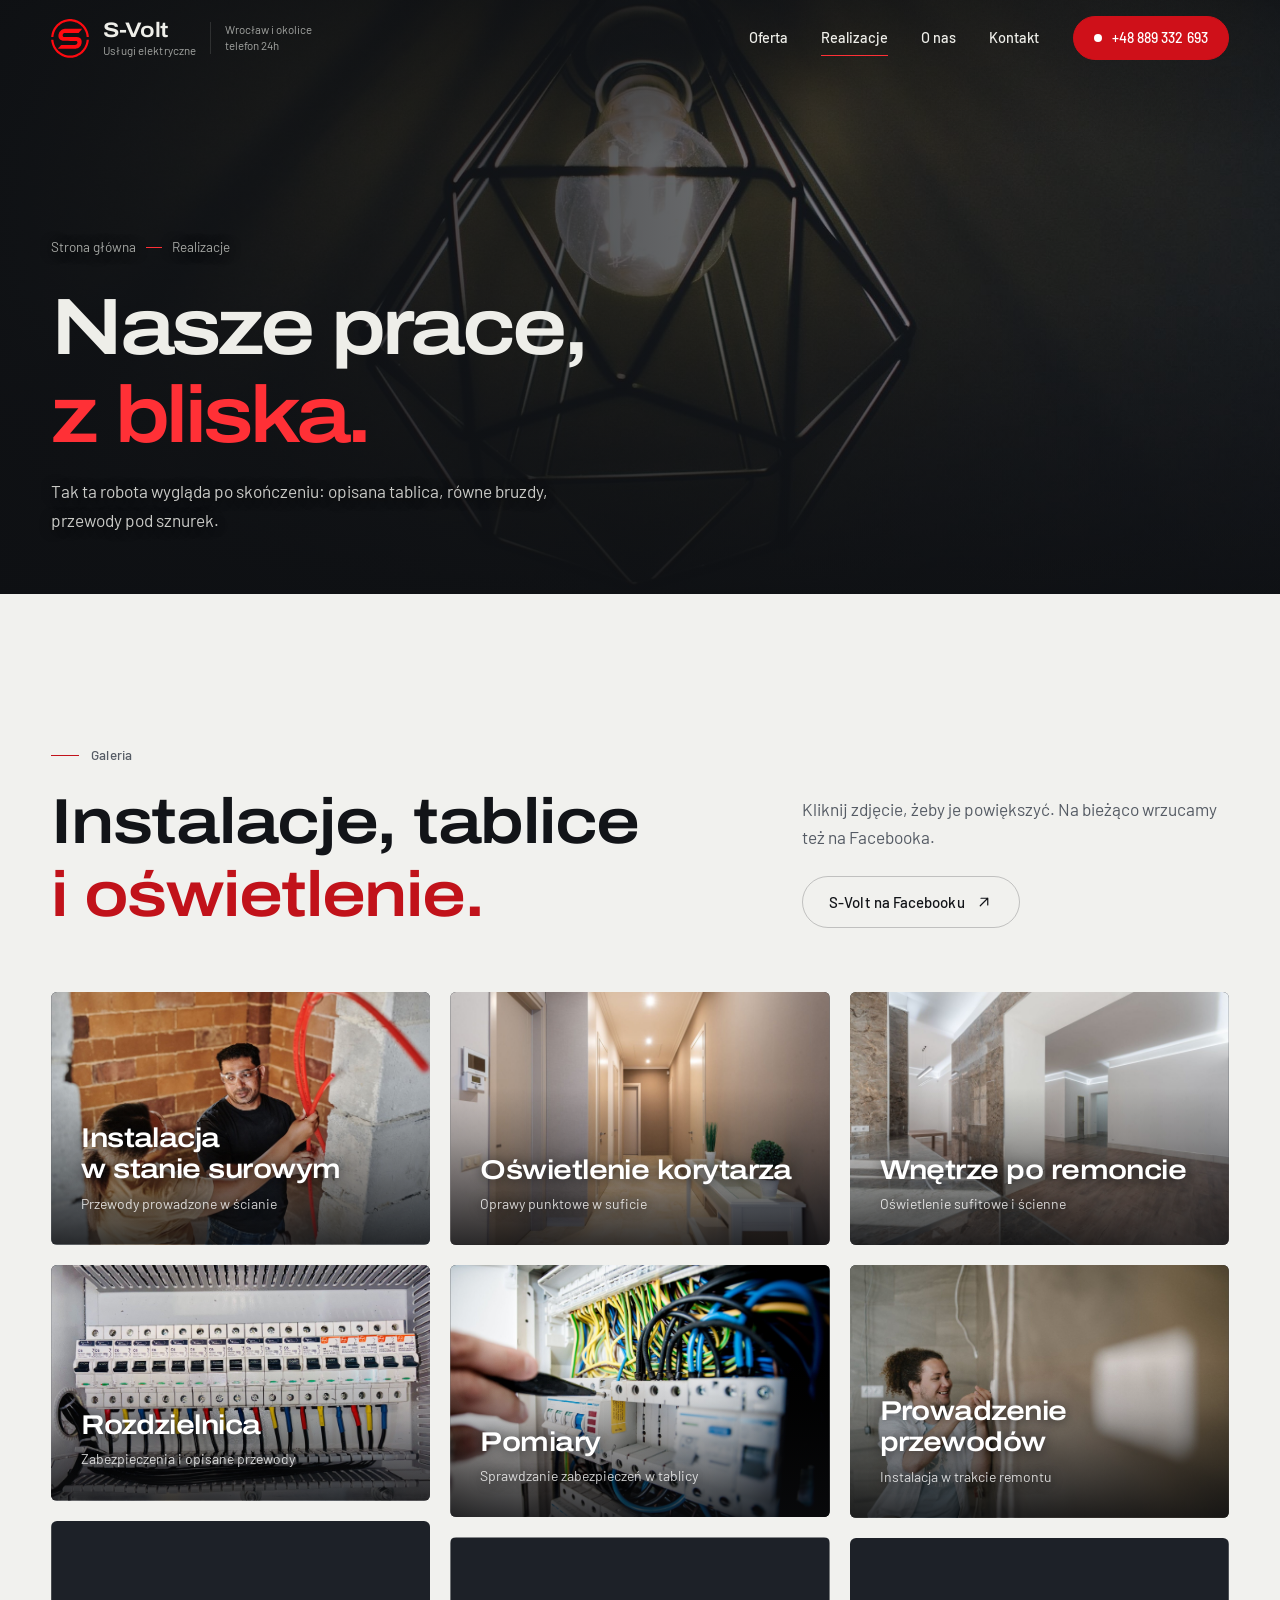
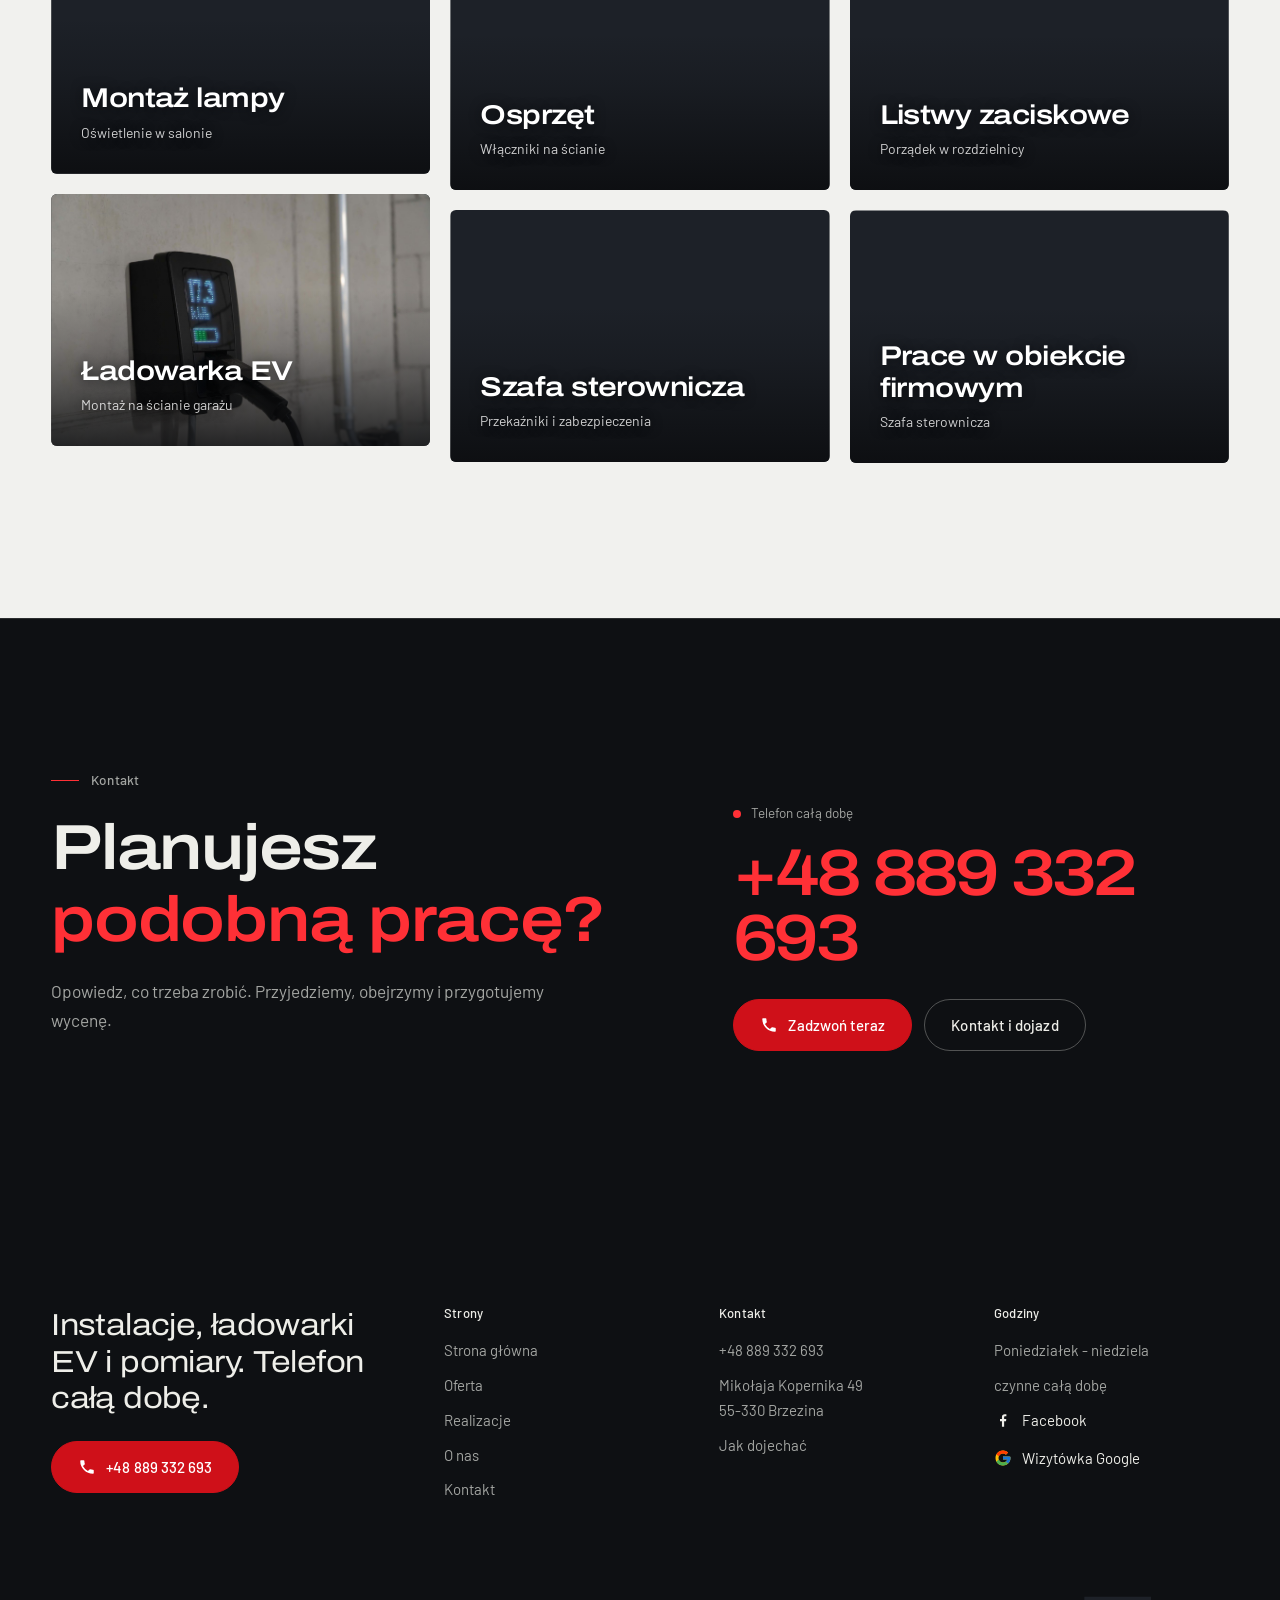
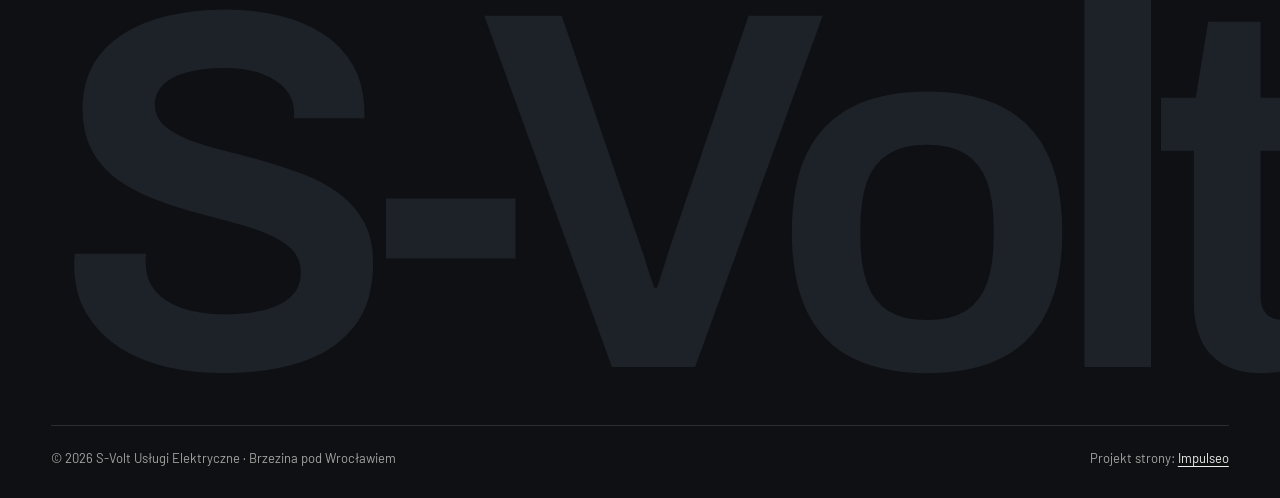
<file: realizacje.html>
<!DOCTYPE html>
<html lang="pl">
<head>
<meta charset="UTF-8">
<meta name="viewport" content="width=device-width, initial-scale=1.0">
<title>Realizacje - S-Volt elektryk Wrocław i&nbsp;okolice</title>
<meta name="description" content="Instalacje, rozdzielnice, oświetlenie i ładowarki EV. Wrocław i okolice, telefon +48 889 332 693.">
<link rel="canonical" href="https://impulseo-pl.github.io/s-volt-uslugi-elektryczne/realizacje.html">
<meta name="robots" content="noindex, nofollow">
<meta name="theme-color" content="#0E1013">
<meta property="og:type" content="website">
<meta property="og:locale" content="pl_PL">
<meta property="og:site_name" content="S-Volt Usługi Elektryczne">
<meta property="og:title" content="Realizacje - S-Volt elektryk Wrocław i okolice">
<meta property="og:description" content="Instalacje, rozdzielnice, oświetlenie i ładowarki EV. Wrocław i okolice, telefon +48 889 332 693.">
<meta property="og:url" content="https://impulseo-pl.github.io/s-volt-uslugi-elektryczne/realizacje.html">
<meta property="og:image" content="https://impulseo-pl.github.io/s-volt-uslugi-elektryczne/img/og.jpg">
<meta property="og:image:width" content="1200">
<meta property="og:image:height" content="630">
<meta name="twitter:card" content="summary_large_image">
<link rel="icon" type="image/png" href="img/logo.png">
<script>(function(){var d=document.documentElement;d.classList.add('js');try{if(!window.matchMedia('(prefers-reduced-motion: reduce)').matches)d.classList.add('anim');}catch(e){}setTimeout(function(){if(!d.classList.contains('anim-ok'))d.classList.remove('anim');},3500);})();</script>
<link rel="preload" as="image" href="img/head-realizacje.jpg" fetchpriority="high">
<link rel="preconnect" href="https://fonts.googleapis.com">
<link rel="preconnect" href="https://fonts.gstatic.com" crossorigin>
<link href="https://fonts.googleapis.com/css2?family=Archivo:wdth,wght@62..125,400..800&family=Barlow:wght@400;500;600&display=swap" rel="stylesheet">
<link rel="stylesheet" href="assets/styles.css?v=20261022b">
<script src="assets/lenis.min.js?v=1.1.20" defer></script>
<script src="assets/main.js?v=20261022b" defer></script>
</head>
<body>
<a class="skip" href="#tresc">Przejdź do treści</a>
<header class="site-head">
<div class="head-in">
  <a class="brand" href="index.html" aria-label="S-Volt - strona główna">
    <span class="znak"><svg class="wm" viewBox="0 0 1976 2032" role="img" aria-label="S-Volt"><g transform="translate(0,2032) scale(1,-1)"><path pathLength="1" style="--i:0" d="M937 2026 c-21 -1 -41 -3 -46 -4 -3 -1 -11 -1 -18 -2 -7 -1 -20 -2 -29 -4 -10 -2 -21 -4 -25 -4 -10 -1 -17 -3 -23 -5 -2 0 -11 -2 -18 -3 -8 -2 -17 -4 -21 -5 -4 -1 -10 -3 -15 -4 -10 -2 -36 -9 -40 -11 -2 -1 -7 -2 -11 -4 -10 -2 -38 -12 -43 -14 -3 -1 -5 -2 -6 -2 -1 0 -4 -1 -7 -3 -3 -1 -8 -3 -13 -5 -12 -4 -23 -9 -31 -13 -5 -2 -10 -4 -12 -5 -3 -1 -6 -2 -7 -3 -1 -1 -4 -2 -6 -3 -2 -1 -5 -2 -7 -4 -2 -1 -7 -3 -11 -5 -4 -2 -9 -5 -10 -5 -1 -1 -5 -3 -8 -4 -11 -6 -21 -11 -23 -13 -1 -1 -3 -2 -3 -2 -1 0 -17 -9 -21 -12 -4 -3 -17 -11 -28 -18 -6 -3 -11 -6 -11 -7 0 0 -2 -2 -4 -3 -3 -1 -13 -9 -23 -16 -3 -2 -7 -5 -8 -6 -3 -2 -13 -9 -19 -14 -2 -2 -5 -4 -5 -4 -1 0 -3 -2 -5 -3 -2 -2 -10 -10 -18 -17 -25 -20 -44 -38 -46 -41 0 -1 -1 -2 -2 -2 -1 0 -7 -7 -15 -15 -8 -8 -16 -15 -17 -17 -11 -10 -48 -53 -59 -67 -3 -5 -8 -11 -10 -14 -11 -14 -22 -29 -31 -43 -1 -2 -4 -6 -6 -9 -6 -8 -18 -27 -21 -32 -1 -2 -5 -7 -7 -11 -4 -7 -7 -11 -11 -20 -1 -2 -3 -6 -5 -8 -2 -3 -5 -9 -7 -13 -1 -4 -4 -7 -4 -8 -1 0 -2 -3 -4 -6 -1 -3 -4 -10 -7 -15 -8 -16 -10 -20 -10 -21 0 0 -2 -3 -3 -7 -2 -4 -4 -9 -4 -10 -1 -1 -2 -3 -3 -4 0 -1 -1 -3 -2 -5 0 -1 -3 -6 -5 -11 -2 -5 -5 -12 -6 -17 -2 -4 -4 -9 -5 -12 -1 -2 -3 -7 -4 -10 -1 -4 -3 -8 -3 -9 -1 0 -3 -6 -4 -12 -2 -6 -5 -13 -6 -16 -1 -3 -2 -7 -3 -8 0 -1 -2 -7 -3 -13 -2 -6 -4 -13 -5 -16 -1 -3 -3 -9 -4 -14 -2 -5 -3 -11 -4 -15 -1 -4 -2 -11 -4 -17 -2 -7 -3 -15 -4 -18 -1 -4 -2 -12 -3 -16 -7 -30 -11 -57 -14 -89 0 -10 -2 -21 -2 -25 -2 -12 -1 -18 1 -21 3 -2 110 -3 112 0 2 1 2 6 4 19 0 10 2 22 3 28 0 6 2 17 3 26 2 19 3 25 5 34 1 4 2 10 3 14 1 4 2 11 3 15 1 3 2 9 3 11 0 2 2 8 2 12 1 3 3 8 3 11 1 2 3 8 4 13 1 5 3 13 5 18 2 4 4 12 5 16 5 16 24 68 29 76 1 3 2 5 2 5 0 1 2 4 4 8 2 4 4 9 4 11 3 6 12 25 14 28 1 1 2 3 2 4 0 1 1 2 2 4 2 2 5 9 13 24 1 2 4 6 5 9 2 2 3 4 3 5 0 0 2 3 4 6 2 4 4 7 4 8 0 0 1 2 2 4 2 1 5 7 8 12 4 5 9 12 11 16 3 4 5 7 5 8 0 0 1 2 3 3 1 1 3 4 4 6 4 7 43 57 58 74 30 32 49 52 68 69 3 2 8 7 12 10 10 9 29 24 48 39 9 6 17 12 19 14 2 1 5 3 6 4 1 1 4 2 6 4 2 2 11 8 26 17 4 2 9 6 10 7 2 1 5 3 7 4 2 0 6 3 8 4 24 15 75 41 106 52 5 2 12 5 15 6 11 4 21 8 36 13 30 10 40 13 46 14 4 1 8 2 9 3 2 0 8 2 15 4 7 1 17 3 22 5 5 1 14 3 19 4 4 0 13 2 18 3 5 1 17 3 27 4 9 1 19 2 22 3 18 3 65 6 106 6 44 0 64 -1 102 -6 9 -1 19 -3 24 -3 9 -1 21 -3 29 -6 3 0 9 -1 14 -2 4 -1 13 -2 20 -4 6 -2 15 -4 20 -4 4 -1 8 -2 10 -3 1 0 5 -2 10 -3 16 -4 49 -15 70 -23 5 -1 10 -3 12 -3 1 -1 3 -2 4 -2 1 -1 5 -3 10 -4 4 -2 10 -5 14 -6 3 -2 6 -3 7 -3 0 0 4 -2 8 -4 5 -2 14 -6 21 -10 7 -3 18 -8 25 -12 19 -10 19 -11 26 -14 4 -2 8 -5 10 -6 1 -1 3 -2 3 -2 1 0 5 -2 8 -5 4 -2 10 -6 13 -8 6 -4 18 -11 21 -13 1 -1 5 -4 9 -6 4 -3 9 -7 13 -10 3 -2 10 -7 15 -11 5 -3 10 -8 12 -10 2 -2 5 -3 6 -3 0 0 1 -1 2 -2 0 0 2 -3 5 -4 7 -6 27 -24 35 -31 4 -4 11 -10 15 -14 4 -4 12 -12 19 -18 6 -6 12 -13 15 -15 7 -8 20 -22 28 -32 4 -5 8 -10 9 -11 0 0 2 -2 3 -4 5 -7 19 -24 22 -28 5 -5 10 -13 10 -14 0 0 1 -1 2 -2 1 -2 27 -40 30 -46 2 -2 5 -9 9 -14 17 -30 39 -72 48 -94 2 -4 4 -8 5 -10 1 -3 2 -5 2 -6 0 -1 1 -4 2 -6 2 -2 4 -7 5 -11 2 -4 4 -11 6 -15 1 -3 3 -8 3 -10 1 -2 2 -6 4 -9 1 -3 3 -8 4 -12 1 -3 3 -9 4 -12 1 -4 3 -11 5 -15 4 -16 10 -39 12 -44 0 -3 2 -11 3 -18 2 -8 4 -17 5 -22 1 -5 2 -11 2 -14 1 -3 3 -16 5 -30 3 -27 5 -43 5 -56 0 -7 0 -9 2 -11 l2 -2 54 0 c43 0 55 0 57 1 3 1 3 12 0 37 -1 10 -3 24 -3 32 -2 14 -4 28 -9 53 -1 7 -2 15 -3 19 -1 4 -2 9 -3 12 0 2 -1 8 -2 12 -1 7 -8 33 -12 47 -2 4 -3 10 -3 12 -1 2 -3 9 -5 15 -2 7 -4 13 -4 13 0 1 -2 6 -4 11 -1 4 -3 10 -4 12 0 2 -1 4 -1 6 -1 1 -4 8 -6 15 -3 7 -6 14 -6 16 -1 1 -2 3 -3 6 -1 2 -2 5 -4 8 -1 2 -3 6 -4 9 -2 8 -2 8 -22 50 -4 6 -8 14 -10 18 -5 10 -8 16 -8 17 0 0 -1 2 -3 4 -1 2 -3 6 -5 9 -7 13 -16 28 -21 35 -2 4 -4 7 -4 7 0 1 -16 25 -19 29 -1 1 -5 7 -9 13 -4 6 -7 11 -8 12 -1 1 -2 2 -2 2 0 1 -1 3 -3 5 -2 2 -6 7 -9 11 -3 4 -7 9 -9 12 -2 2 -4 4 -4 5 0 0 -1 2 -3 4 -2 2 -7 9 -12 15 -5 6 -11 13 -13 15 -3 3 -6 7 -8 9 -2 2 -6 6 -9 10 -3 4 -8 10 -12 13 -4 4 -7 8 -8 9 -5 5 -36 35 -40 39 -5 3 -18 15 -23 20 -1 1 -5 4 -7 6 -7 6 -25 21 -25 22 0 0 -2 1 -3 2 -2 1 -7 5 -11 8 -4 3 -10 8 -13 10 -4 3 -8 6 -10 7 -2 2 -8 6 -13 10 -6 3 -11 7 -13 8 -1 1 -6 5 -13 9 -6 3 -11 7 -12 8 -3 2 -21 13 -22 13 -1 0 -4 2 -7 4 -3 1 -5 3 -6 3 0 0 -2 1 -4 2 -3 3 -13 9 -22 13 -4 2 -8 4 -9 5 -3 1 -24 11 -31 15 -4 1 -11 5 -17 8 -6 3 -11 5 -12 5 -1 0 -3 1 -4 2 -2 0 -8 3 -13 5 -22 9 -30 12 -44 16 -4 2 -9 3 -10 4 -7 3 -11 4 -21 7 -6 2 -13 4 -16 5 -4 1 -11 3 -15 4 -5 2 -13 4 -18 5 -5 1 -14 3 -20 5 -7 2 -13 3 -14 3 -1 0 -8 1 -14 3 -7 2 -19 4 -26 5 -8 1 -15 2 -15 3 -1 0 -18 3 -33 5 -7 0 -17 1 -20 2 -27 4 -122 6 -158 4z"/><path pathLength="1" style="--i:1" d="M995 1521 l-250 0 -20 -3 c-24 -3 -32 -4 -39 -6 -4 0 -12 -2 -19 -3 -11 -3 -15 -4 -32 -9 -3 -1 -9 -3 -14 -5 -5 -1 -10 -3 -11 -3 -5 -2 -38 -17 -52 -25 -10 -5 -21 -13 -32 -21 -4 -3 -8 -6 -11 -8 -12 -8 -57 -57 -64 -70 0 -2 -2 -4 -3 -5 -6 -8 -29 -52 -34 -67 -2 -4 -5 -11 -6 -16 -2 -5 -4 -10 -4 -12 -1 -3 -2 -6 -3 -7 -1 -3 -6 -21 -6 -24 0 -2 -1 -8 -3 -15 -7 -29 -9 -73 -4 -112 1 -11 8 -39 12 -47 1 -2 2 -6 2 -7 2 -7 17 -35 23 -44 14 -18 19 -25 26 -32 13 -12 26 -23 30 -25 1 -2 9 -7 16 -12 8 -5 16 -10 18 -10 2 -1 6 -3 9 -5 2 -1 7 -3 9 -4 2 -1 5 -2 6 -3 2 -1 28 -10 35 -12 2 -1 8 -3 14 -4 14 -4 16 -4 23 -5 3 0 11 -2 17 -3 24 -4 29 -4 360 -5 l317 -1 5 -2 c3 -1 9 -3 13 -5 19 -7 32 -17 39 -31 2 -4 5 -9 6 -11 3 -5 4 -8 6 -20 2 -15 3 -22 1 -30 0 -4 -1 -11 -2 -16 -4 -27 -25 -62 -48 -78 -25 -17 -42 -23 -81 -27 -4 0 -169 0 -366 0 -224 -1 -361 -1 -363 -2 -4 0 -5 -1 -6 -4 -1 -2 -4 -6 -7 -10 -3 -3 -9 -10 -13 -15 -4 -5 -13 -15 -20 -23 -8 -9 -15 -17 -16 -19 -1 -1 -10 -11 -18 -21 -9 -10 -23 -27 -31 -36 -8 -10 -17 -21 -19 -24 -3 -2 -5 -5 -5 -6 0 0 -1 -2 -2 -2 -1 -1 -5 -5 -8 -9 -13 -14 -15 -19 -11 -20 0 -1 196 -1 433 -1 450 0 461 0 484 4 2 0 10 1 16 2 6 1 16 2 22 4 5 1 13 3 18 3 8 2 37 10 41 12 1 1 5 3 9 4 3 0 8 2 10 4 3 1 6 2 7 2 0 0 10 4 20 10 17 9 25 13 33 19 1 1 6 4 11 8 17 11 50 44 59 59 2 2 4 5 6 8 2 2 4 5 5 7 11 17 13 21 17 28 1 3 4 9 6 13 2 3 5 9 6 13 2 4 4 9 5 12 4 9 9 23 12 32 1 3 2 8 3 11 4 17 5 20 6 25 1 5 3 18 6 30 2 11 3 57 2 81 -1 25 -5 40 -16 73 -4 10 -8 19 -13 28 -13 21 -12 21 -28 40 -9 9 -26 25 -36 31 -4 2 -8 5 -9 6 -1 1 -4 3 -6 4 -3 1 -7 3 -9 5 -3 1 -6 3 -7 4 -1 0 -3 1 -4 1 -2 2 -31 14 -35 15 -2 0 -7 1 -11 3 -8 2 -16 3 -39 7 -7 1 -14 2 -14 3 -1 0 -156 1 -344 1 -309 1 -343 1 -348 2 -21 6 -40 15 -42 19 0 1 -1 3 -3 3 -5 2 -16 17 -20 26 -15 33 -9 80 14 114 6 8 16 19 20 21 1 2 6 5 10 8 9 7 23 14 33 17 3 1 9 3 11 3 13 4 6 4 382 5 l363 0 5 5 c2 3 7 8 10 12 2 3 6 8 8 10 9 12 23 29 27 33 3 3 7 8 9 10 2 2 5 7 7 9 2 2 7 8 10 12 4 4 8 9 9 11 2 2 14 17 21 26 2 2 7 7 11 12 4 5 10 12 14 16 4 5 10 12 14 17 28 33 30 37 25 39 -4 0 -320 1 -620 0z"/><path pathLength="1" style="--i:2" d="M12 948 c-2 -1 -3 -2 -4 -4 -1 -4 6 -72 9 -85 1 -4 2 -11 3 -16 1 -6 2 -12 2 -14 2 -5 4 -15 5 -24 1 -5 3 -15 5 -22 2 -7 4 -16 5 -19 1 -4 2 -9 3 -12 1 -3 3 -8 3 -12 2 -6 10 -33 12 -39 1 -3 11 -31 13 -38 1 -3 3 -8 5 -12 2 -5 4 -9 4 -10 0 -1 1 -4 3 -8 1 -3 3 -7 3 -8 3 -9 40 -85 49 -100 2 -4 6 -10 7 -12 3 -7 18 -31 21 -35 1 -2 5 -8 8 -13 3 -5 7 -11 8 -13 2 -2 4 -5 6 -7 6 -10 9 -14 19 -28 6 -7 11 -15 12 -17 1 -1 3 -3 4 -5 2 -1 4 -4 6 -6 2 -3 5 -7 8 -10 16 -20 21 -26 21 -28 1 -1 2 -2 3 -3 1 0 3 -2 5 -3 1 -2 7 -8 12 -14 6 -6 11 -11 12 -12 3 -5 63 -64 68 -67 1 -1 4 -3 7 -6 3 -3 10 -8 15 -13 6 -4 14 -10 18 -14 8 -7 35 -27 40 -30 2 -2 7 -5 12 -9 5 -3 14 -9 20 -13 6 -4 12 -8 13 -9 1 -1 2 -2 3 -2 1 0 5 -2 9 -5 12 -7 37 -22 45 -26 1 0 4 -2 5 -3 1 0 7 -3 12 -6 5 -2 12 -6 16 -8 10 -6 10 -6 11 -6 1 0 6 -2 12 -5 5 -3 11 -5 11 -5 1 0 3 -1 3 -2 1 -1 3 -2 3 -2 1 0 3 -1 4 -1 6 -3 27 -11 37 -15 5 -2 12 -5 16 -7 4 -1 15 -5 25 -8 9 -3 20 -7 22 -8 15 -5 39 -12 44 -13 2 0 7 -1 10 -2 4 -1 13 -3 32 -7 3 0 10 -2 14 -3 4 -1 12 -2 17 -3 4 -1 18 -3 30 -5 12 -1 27 -3 34 -4 7 -1 20 -2 29 -3 19 -2 99 -3 118 -1 48 3 67 5 72 6 2 0 8 2 13 2 5 1 12 2 16 3 16 2 22 3 32 6 6 1 13 3 16 3 10 2 23 5 24 6 1 0 4 1 7 1 2 1 9 2 15 4 6 2 14 4 19 5 17 5 29 9 36 12 3 2 9 3 12 4 3 1 6 2 7 2 1 1 5 3 10 5 12 4 25 9 35 13 4 2 10 5 13 6 3 1 6 3 7 3 1 1 3 2 5 2 1 1 7 3 12 5 32 16 75 38 78 41 1 0 6 3 12 6 5 4 11 8 14 9 2 2 5 4 7 5 2 0 7 4 12 7 4 3 11 7 14 9 8 6 22 15 28 20 3 2 10 7 16 12 6 4 12 9 15 11 2 2 5 4 6 4 1 0 3 2 5 4 2 2 8 8 13 12 13 10 37 31 47 41 4 5 12 13 18 19 6 5 15 15 22 22 6 6 14 15 19 20 7 8 16 19 34 41 3 4 7 8 7 9 3 3 19 25 22 29 3 5 7 10 15 20 3 5 8 12 10 16 2 3 5 8 6 10 6 9 11 16 15 23 2 4 5 9 7 12 3 4 5 8 11 19 2 4 5 9 6 11 1 1 3 4 3 7 1 2 2 4 3 5 2 2 29 57 29 59 0 1 1 3 2 4 1 2 8 17 13 30 1 4 3 9 5 13 2 4 4 10 5 14 1 3 3 8 4 10 1 2 2 4 2 5 0 1 6 19 8 25 3 7 13 42 19 64 0 2 2 9 3 14 2 5 3 11 3 12 0 1 1 5 1 7 2 7 6 22 7 31 1 4 2 11 3 17 4 17 4 19 5 32 1 12 2 16 5 43 2 20 2 26 -2 28 -2 1 -15 1 -57 1 -63 -1 -57 1 -57 -12 0 -14 -2 -38 -5 -54 -2 -10 -3 -22 -4 -27 -1 -9 -2 -14 -5 -26 -1 -3 -2 -8 -2 -10 -1 -3 -2 -10 -4 -15 -1 -6 -3 -13 -4 -17 -1 -8 -6 -23 -7 -24 0 -1 -1 -4 -1 -6 -1 -3 -2 -8 -4 -12 -1 -4 -3 -10 -4 -14 -1 -4 -3 -10 -4 -13 -2 -3 -4 -8 -4 -11 -1 -3 -3 -6 -3 -7 -1 -1 -3 -7 -5 -14 -6 -16 -10 -24 -13 -32 -2 -4 -4 -9 -4 -10 -1 -2 -17 -34 -21 -43 -1 -1 -3 -5 -4 -8 -2 -3 -5 -9 -8 -14 -3 -5 -6 -11 -7 -13 -2 -3 -5 -10 -8 -14 -3 -5 -8 -13 -10 -16 -8 -13 -18 -28 -19 -29 -1 -1 -2 -2 -2 -2 0 -1 -15 -23 -21 -30 -2 -3 -7 -10 -12 -16 -5 -6 -10 -13 -12 -15 -4 -4 -8 -10 -18 -21 -12 -14 -41 -45 -57 -60 -9 -8 -18 -16 -20 -19 -8 -7 -15 -13 -20 -17 -2 -2 -6 -5 -8 -7 -3 -2 -5 -4 -5 -4 -1 0 -3 -2 -5 -4 -3 -2 -6 -5 -8 -7 -12 -9 -18 -13 -20 -14 -7 -5 -24 -17 -27 -19 -2 -2 -7 -5 -11 -8 -5 -3 -11 -7 -13 -9 -3 -1 -7 -4 -10 -5 -2 -1 -8 -5 -14 -8 -13 -9 -14 -9 -23 -14 -5 -2 -11 -5 -13 -6 -2 -2 -6 -4 -8 -4 -2 -1 -10 -5 -17 -9 -7 -4 -14 -7 -15 -7 -1 0 -3 -1 -4 -2 -2 -2 -6 -4 -9 -5 -3 0 -8 -3 -11 -4 -3 -2 -6 -3 -7 -3 -1 0 -3 -1 -4 -1 -9 -4 -14 -6 -23 -9 -5 -2 -10 -4 -11 -5 -1 0 -5 -2 -9 -3 -4 -2 -10 -3 -12 -4 -13 -5 -33 -11 -36 -11 -1 0 -4 -1 -6 -2 -3 -1 -13 -4 -32 -8 -4 -1 -11 -3 -15 -4 -4 -1 -12 -3 -17 -4 -6 0 -14 -2 -18 -3 -9 -2 -31 -5 -37 -5 -2 0 -7 -1 -10 -1 -21 -6 -113 -7 -167 -2 -10 0 -21 2 -23 2 -2 1 -11 2 -18 3 -7 0 -15 1 -17 2 -5 1 -18 3 -28 5 -4 1 -11 2 -15 3 -13 3 -21 5 -26 6 -2 0 -9 2 -15 4 -6 2 -13 4 -15 5 -3 0 -8 2 -12 3 -4 1 -8 3 -10 3 -2 1 -8 3 -13 5 -4 2 -11 4 -15 5 -4 1 -8 2 -8 3 -1 1 -4 2 -7 3 -6 1 -15 5 -32 12 -6 3 -12 5 -13 6 -2 0 -14 6 -20 9 -2 1 -10 5 -18 10 -22 10 -45 23 -48 25 -5 4 -18 11 -19 11 0 0 -2 1 -4 3 -1 1 -10 7 -19 13 -22 15 -25 16 -49 35 -16 12 -16 12 -37 30 -10 8 -22 19 -26 22 -6 7 -22 21 -27 26 -1 1 -7 8 -14 15 -7 7 -13 14 -14 15 -3 2 -4 3 -14 15 -4 6 -10 13 -13 17 -3 3 -7 7 -8 9 -2 2 -5 6 -7 8 -4 5 -12 17 -19 26 -3 4 -7 11 -10 15 -7 9 -13 19 -20 29 -3 4 -6 9 -7 10 -1 2 -3 5 -4 6 -1 2 -3 6 -4 9 -8 11 -26 44 -35 63 -5 9 -10 20 -12 25 -2 4 -5 11 -7 15 -2 5 -4 9 -5 10 0 1 -1 2 -1 3 0 1 -1 5 -3 9 -2 3 -4 9 -5 13 -1 3 -3 9 -5 12 -1 3 -3 8 -3 10 -2 7 -5 13 -7 18 0 1 -1 4 -1 5 0 0 -1 5 -3 10 -2 5 -4 12 -5 17 -1 5 -3 11 -4 15 -1 3 -3 10 -4 16 -1 6 -3 13 -4 16 -1 3 -3 11 -4 17 -1 7 -2 14 -3 16 -2 7 -3 13 -5 31 -1 8 -3 22 -4 31 -1 8 -2 20 -3 27 -1 7 -2 13 -2 14 -2 1 -107 1 -111 0z"/></g></svg></span>
    <span class="brand-name"><b>S-Volt</b><small>Usługi elektryczne</small></span>
    <span class="brand-sub">Wrocław i&nbsp;okolice<br>telefon 24h</span>
  </a>
  <nav class="nav-links" aria-label="Menu główne">
    <a class="nl" href="oferta.html">Oferta</a><a class="nl" href="realizacje.html" aria-current="page">Realizacje</a><a class="nl" href="o-nas.html">O&nbsp;nas</a><a class="nl" href="kontakt.html">Kontakt</a>
    <a class="btn btn-copper nav-cta" href="tel:+48889332693"><span class="live" aria-hidden="true"></span>+48 889 332 693</a>
  </nav>
  <button class="burger" type="button" aria-label="Otwórz menu" aria-expanded="false" aria-controls="mnav"><span></span><span></span></button>
</div>
</header>
<div class="mnav" id="mnav">
  <div class="mnav-in">
    <a class="ml" href="index.html">Strona główna</a><a class="ml" href="oferta.html">Oferta</a><a class="ml" href="realizacje.html" aria-current="page">Realizacje</a><a class="ml" href="o-nas.html">O&nbsp;nas</a><a class="ml" href="kontakt.html">Kontakt</a>
    <div class="mnav-foot">
      <span>Telefon czynny całą dobę, 7 dni w&nbsp;tygodniu</span>
      <a class="btn btn-copper" href="tel:+48889332693"><svg class="ico" width="16" height="16" viewBox="0 0 24 24" fill="none" aria-hidden="true"><path d="M6.6 10.8a15.5 15.5 0 0 0 6.6 6.6l2.2-2.2a1 1 0 0 1 1-.24 11.4 11.4 0 0 0 3.6.58 1 1 0 0 1 1 1V20a1 1 0 0 1-1 1A17 17 0 0 1 3 4a1 1 0 0 1 1-1h3.5a1 1 0 0 1 1 1c0 1.25.2 2.46.58 3.6a1 1 0 0 1-.25 1l-2.23 2.2Z" fill="currentColor"/></svg>+48 889 332 693</a>
    </div>
  </div>
</div>
<main id="tresc">

<section class="pagehead">
  <div class="pagehead-media"><img src="img/head-realizacje.jpg" alt="Lampa wisząca z metalowym kloszem w ciemnym wnętrzu" width="1880" height="1253" decoding="async" fetchpriority="high"></div>
  <div class="ph-in">
    <p class="crumb up" style="--d:0"><a href="index.html">Strona główna</a><span class="sl" aria-hidden="true"></span>Realizacje</p>
    <h1><span class="ln"><span class="ln-i" style="--k:0">Nasze prace,</span></span><span class="ln"><span class="ln-i" style="--k:1"><em>z bliska.</em></span></span></h1>
    <p class="ph-lead up" style="--d:300">Tak ta robota wygląda po skończeniu: opisana tablica, równe bruzdy, przewody pod sznurek.</p>
  </div>
</section>

<section class="sec">
  <div class="wrap">
    <div class="sec-head">
      <div>
        <p class="eyebrow rv">Galeria</p>
        <h2 class="h2 rv rv-h"><span class="ln"><span class="ln-i" style="--k:0">Instalacje, tablice</span></span><span class="ln"><span class="ln-i" style="--k:1"><em>i oświetlenie.</em></span></span></h2>
      </div>
      <div class="side rv" style="--d:120">
        <p class="lead">Kliknij zdjęcie, żeby je powiększyć. Na bieżąco wrzucamy też na Facebooka.</p>
        <a class="btn btn-ghost" href="https://www.facebook.com/people/S-Volt-Us%C5%82ugi-Elektryczne/61593270532799/" target="_blank" rel="noopener">S-Volt na Facebooku<svg class="ico" width="18" height="18" viewBox="0 0 24 24" fill="none" stroke="currentColor" stroke-width="1.6" stroke-linecap="round" stroke-linejoin="round" aria-hidden="true"><path d="M7 17 17 7M8 7h9v9"/></svg></a>
      </div>
    </div>
    <div class="masonry">
      <a class="tile rv-img rv" style="--d:0" href="img/g7.jpg" data-lb="Instalacja w stanie surowym - Przewody prowadzone w ścianie">
        <img src="img/g7.jpg" alt="Instalacja w stanie surowym - Przewody prowadzone w ścianie" width="1600" height="1066" decoding="async">
        <span class="tile-cap"><h3>Instalacja w&nbsp;stanie surowym</h3><span>Przewody prowadzone w&nbsp;ścianie</span></span>
      </a><a class="tile rv-img rv" style="--d:110" href="img/g9.jpg" data-lb="Rozdzielnica - Zabezpieczenia i opisane przewody">
        <img src="img/g9.jpg" alt="Rozdzielnica - Zabezpieczenia i opisane przewody" width="1880" height="1170" decoding="async">
        <span class="tile-cap"><h3>Rozdzielnica</h3><span>Zabezpieczenia i&nbsp;opisane przewody</span></span>
      </a><a class="tile rv-img rv" style="--d:220" href="img/g2.jpg" data-lb="Montaż lampy - Oświetlenie w salonie">
        <img src="img/g2.jpg" alt="Montaż lampy - Oświetlenie w salonie" width="1600" height="1068" decoding="async">
        <span class="tile-cap"><h3>Montaż lampy</h3><span>Oświetlenie w&nbsp;salonie</span></span>
      </a><a class="tile rv-img rv" style="--d:0" href="img/g5.jpg" data-lb="Ładowarka EV - Montaż na ścianie garażu">
        <img src="img/g5.jpg" alt="Ładowarka EV - Montaż na ścianie garażu" width="1600" height="1066" decoding="async">
        <span class="tile-cap"><h3>Ładowarka EV</h3><span>Montaż na ścianie garażu</span></span>
      </a><a class="tile rv-img rv" style="--d:110" href="img/g3.jpg" data-lb="Oświetlenie korytarza - Oprawy punktowe w suficie">
        <img src="img/g3.jpg" alt="Oświetlenie korytarza - Oprawy punktowe w suficie" width="1600" height="1068" decoding="async">
        <span class="tile-cap"><h3>Oświetlenie korytarza</h3><span>Oprawy punktowe w&nbsp;suficie</span></span>
      </a><a class="tile rv-img rv" style="--d:220" href="img/g10.jpg" data-lb="Pomiary - Sprawdzanie zabezpieczeń w tablicy">
        <img src="img/g10.jpg" alt="Pomiary - Sprawdzanie zabezpieczeń w tablicy" width="1880" height="1251" decoding="async">
        <span class="tile-cap"><h3>Pomiary</h3><span>Sprawdzanie zabezpieczeń w&nbsp;tablicy</span></span>
      </a><a class="tile rv-img rv" style="--d:0" href="img/g4.jpg" data-lb="Osprzęt - Włączniki na ścianie">
        <img src="img/g4.jpg" alt="Osprzęt - Włączniki na ścianie" width="1600" height="1066" decoding="async">
        <span class="tile-cap"><h3>Osprzęt</h3><span>Włączniki na ścianie</span></span>
      </a><a class="tile rv-img rv" style="--d:110" href="img/g14.jpg" data-lb="Szafa sterownicza - Przekaźniki i zabezpieczenia">
        <img src="img/g14.jpg" alt="Szafa sterownicza - Przekaźniki i zabezpieczenia" width="1880" height="1251" decoding="async">
        <span class="tile-cap"><h3>Szafa sterownicza</h3><span>Przekaźniki i&nbsp;zabezpieczenia</span></span>
      </a><a class="tile rv-img rv" style="--d:220" href="img/g11.jpg" data-lb="Wnętrze po remoncie - Oświetlenie sufitowe i ścienne">
        <img src="img/g11.jpg" alt="Wnętrze po remoncie - Oświetlenie sufitowe i ścienne" width="1600" height="1068" decoding="async">
        <span class="tile-cap"><h3>Wnętrze po remoncie</h3><span>Oświetlenie sufitowe i&nbsp;ścienne</span></span>
      </a><a class="tile rv-img rv" style="--d:0" href="img/g6.jpg" data-lb="Prowadzenie przewodów - Instalacja w trakcie remontu">
        <img src="img/g6.jpg" alt="Prowadzenie przewodów - Instalacja w trakcie remontu" width="1600" height="1066" loading="lazy" decoding="async">
        <span class="tile-cap"><h3>Prowadzenie przewodów</h3><span>Instalacja w&nbsp;trakcie remontu</span></span>
      </a><a class="tile rv-img rv" style="--d:110" href="img/g15.jpg" data-lb="Listwy zaciskowe - Porządek w rozdzielnicy">
        <img src="img/g15.jpg" alt="Listwy zaciskowe - Porządek w rozdzielnicy" width="1880" height="1253" loading="lazy" decoding="async">
        <span class="tile-cap"><h3>Listwy zaciskowe</h3><span>Porządek w&nbsp;rozdzielnicy</span></span>
      </a><a class="tile rv-img rv" style="--d:220" href="img/g13.jpg" data-lb="Prace w obiekcie firmowym - Szafa sterownicza">
        <img src="img/g13.jpg" alt="Prace w obiekcie firmowym - Szafa sterownicza" width="1880" height="1253" loading="lazy" decoding="async">
        <span class="tile-cap"><h3>Prace w&nbsp;obiekcie firmowym</h3><span>Szafa sterownicza</span></span>
      </a>
    </div>
  </div>
</section>
<section class="cta-band dark">
  <div class="wrap cta-grid">
    <div>
      <p class="eyebrow rv">Kontakt</p>
      <h2 class="h2 rv rv-h"><span class="ln"><span class="ln-i" style="--k:0">Planujesz</span></span><span class="ln"><span class="ln-i" style="--k:1"><em>podobną pracę?</em></span></span></h2>
      <p class="lead rv" style="--d:120">Opowiedz, co trzeba zrobić. Przyjedziemy, obejrzymy i&nbsp;przygotujemy wycenę.</p>
    </div>
    <div class="cta-side rv" style="--d:180">
      <span class="lbl"><span class="live" aria-hidden="true"></span>Telefon całą dobę</span>
      <a class="cta-phone" href="tel:+48889332693">+48 889 332 693</a>
      <div class="cta-row">
        <a class="btn btn-copper" href="tel:+48889332693"><svg class="ico" width="16" height="16" viewBox="0 0 24 24" fill="none" aria-hidden="true"><path d="M6.6 10.8a15.5 15.5 0 0 0 6.6 6.6l2.2-2.2a1 1 0 0 1 1-.24 11.4 11.4 0 0 0 3.6.58 1 1 0 0 1 1 1V20a1 1 0 0 1-1 1A17 17 0 0 1 3 4a1 1 0 0 1 1-1h3.5a1 1 0 0 1 1 1c0 1.25.2 2.46.58 3.6a1 1 0 0 1-.25 1l-2.23 2.2Z" fill="currentColor"/></svg>Zadzwoń teraz</a>
        <a class="btn btn-ghost" href="kontakt.html">Kontakt i&nbsp;dojazd</a>
      </div>
    </div>
  </div>
</section>
</main>
<footer class="site-foot">
  <div class="wrap">
    <div class="foot-top">
      <div>
        <p class="foot-claim">Instalacje, ładowarki EV i&nbsp;pomiary. Telefon całą dobę.</p>
        <a class="btn btn-copper" href="tel:+48889332693"><svg class="ico" width="16" height="16" viewBox="0 0 24 24" fill="none" aria-hidden="true"><path d="M6.6 10.8a15.5 15.5 0 0 0 6.6 6.6l2.2-2.2a1 1 0 0 1 1-.24 11.4 11.4 0 0 0 3.6.58 1 1 0 0 1 1 1V20a1 1 0 0 1-1 1A17 17 0 0 1 3 4a1 1 0 0 1 1-1h3.5a1 1 0 0 1 1 1c0 1.25.2 2.46.58 3.6a1 1 0 0 1-.25 1l-2.23 2.2Z" fill="currentColor"/></svg>+48 889 332 693</a>
      </div>
      <div>
        <h4>Strony</h4>
        <ul><li><a href="index.html">Strona główna</a></li><li><a href="oferta.html">Oferta</a></li><li><a href="realizacje.html">Realizacje</a></li><li><a href="o-nas.html">O&nbsp;nas</a></li><li><a href="kontakt.html">Kontakt</a></li></ul>
      </div>
      <div>
        <h4>Kontakt</h4>
        <ul>
          <li><a href="tel:+48889332693">+48 889 332 693</a></li>
          <li>Mikołaja Kopernika 49<br>55-330 Brzezina</li>
          <li><a href="https://maps.google.com/?cid=14637070872031324148" target="_blank" rel="noopener">Jak dojechać</a></li>
        </ul>
      </div>
      <div>
        <h4>Godziny</h4>
        <ul>
          <li>Poniedziałek - niedziela</li>
          <li>czynne całą dobę</li>
          <li><a class="soc" href="https://www.facebook.com/people/S-Volt-Us%C5%82ugi-Elektryczne/61593270532799/" target="_blank" rel="noopener" aria-label="S-Volt na Facebooku"><svg width="18" height="18" viewBox="0 0 24 24" aria-hidden="true"><path fill="currentColor" d="M13.5 21v-7.5h2.5l.4-3h-2.9V8.6c0-.9.3-1.5 1.5-1.5h1.5V4.4c-.3 0-1.2-.1-2.2-.1-2.2 0-3.7 1.3-3.7 3.8v2.4H8v3h2.6V21h2.9z"/></svg>Facebook</a></li>
          <li><a class="soc" href="https://maps.google.com/?cid=14637070872031324148" target="_blank" rel="noopener" aria-label="Wizytówka S-Volt w Google"><svg class="g-logo" viewBox="0 0 48 48" aria-hidden="true"><path fill="#FFC107" d="M43.6 20.5H42V20H24v8h11.3C33.7 32.7 29.2 36 24 36c-6.6 0-12-5.4-12-12s5.4-12 12-12c3.1 0 5.8 1.2 7.9 3.1l5.7-5.7C34 6.1 29.3 4 24 4 12.9 4 4 12.9 4 24s8.9 20 20 20 20-8.9 20-20c0-1.3-.1-2.4-.4-3.5z"/><path fill="#FF3D00" d="m6.3 14.7 6.6 4.8C14.7 15.1 19 12 24 12c3.1 0 5.8 1.2 7.9 3.1l5.7-5.7C34 6.1 29.3 4 24 4 16.3 4 9.7 8.3 6.3 14.7z"/><path fill="#4CAF50" d="M24 44c5.2 0 9.9-2 13.4-5.2l-6.2-5.2A11.9 11.9 0 0 1 24 36c-5.2 0-9.6-3.3-11.3-7.9l-6.5 5C9.5 39.6 16.2 44 24 44z"/><path fill="#1976D2" d="M43.6 20.5H42V20H24v8h11.3a12 12 0 0 1-4.1 5.6l6.2 5.2C37 39.2 44 34 44 24c0-1.3-.1-2.4-.4-3.5z"/></svg>Wizytówka Google</a></li>
        </ul>
      </div>
    </div>
    <div class="foot-mark" aria-hidden="true"><span class="fm-txt">S-Volt</span></div>
    <div class="foot-bottom">
      <span>© 2026 S-Volt Usługi Elektryczne · Brzezina pod Wrocławiem</span>
      <span>Projekt strony: <a class="foot-credit" href="https://impulseo.pl" target="_blank" rel="noopener">Impulseo</a></span>
    </div>
  </div>
</footer>
<div class="sticky-call">
  <a class="btn btn-copper" href="tel:+48889332693"><svg class="ico" width="16" height="16" viewBox="0 0 24 24" fill="none" aria-hidden="true"><path d="M6.6 10.8a15.5 15.5 0 0 0 6.6 6.6l2.2-2.2a1 1 0 0 1 1-.24 11.4 11.4 0 0 0 3.6.58 1 1 0 0 1 1 1V20a1 1 0 0 1-1 1A17 17 0 0 1 3 4a1 1 0 0 1 1-1h3.5a1 1 0 0 1 1 1c0 1.25.2 2.46.58 3.6a1 1 0 0 1-.25 1l-2.23 2.2Z" fill="currentColor"/></svg>Zadzwoń</a>
  <a class="btn btn-ghost" href="kontakt.html">Kontakt i&nbsp;dojazd</a>
</div>
</body>
</html>
</file>
<file: assets/styles.css>
/* S-Volt - usługi elektryczne. Projekt strony: Impulseo, 10.2026.
   Paleta: grafit + miedź (kolor przewodu). Krój: Archivo (szeroki, techniczny) + Barlow (jak oznakowanie przemysłowe). */
:root{
  --ink:#0E1013;--ink-2:#15181D;--ink-3:#1D2128;--ink-line:rgba(238,238,233,.13);
  --paper:#F1F1EE;--paper-2:#E7E8E4;--line:rgba(18,20,24,.12);
  --text:#121418;--muted:#555B64;
  --on-dark:#EEEEE9;--on-dark-2:#A3A5A2;
  --accent:#FF3036;--accent-d:#C1121A;--accent-soft:rgba(255,48,54,.14);--btn:#CF1019;--logo:#FF0A10;
  --paper-3:#FFFFFF;
  --f-display:"Archivo","Barlow",system-ui,sans-serif;
  --f-body:"Barlow",system-ui,-apple-system,"Segoe UI",sans-serif;
  --expo:cubic-bezier(.16,1,.3,1);--ease:cubic-bezier(.16,.84,.44,1);--in:cubic-bezier(.7,0,.84,0);
  --wrap:min(1320px, 100% - clamp(40px, 8vw, 128px));
  --nav-h:76px;
  --img-zoom:1.05;--img-dur:1.4s;--img-rest:brightness(1);--img-hot:brightness(1.08);
}
*,*::before,*::after{box-sizing:border-box}
html{-webkit-text-size-adjust:100%;background:var(--ink)}
html.lenis,html.lenis body{height:auto}
.lenis.lenis-smooth [data-lenis-prevent]{overscroll-behavior:contain}
.lenis.lenis-stopped{overflow:clip}
.lenis.lenis-smooth iframe{pointer-events:none}
body{margin:0;font-family:var(--f-body);font-size:17px;line-height:1.65;color:var(--text);background:var(--paper);-webkit-font-smoothing:antialiased;-moz-osx-font-smoothing:grayscale;overflow-x:clip}
img{display:block;max-width:100%;height:auto}
a{color:inherit;text-decoration:none}
p{margin:0 0 1em;max-width:62ch}
ul,ol{margin:0}
h1,h2,h3{font-family:var(--f-display);font-weight:600;letter-spacing:-.03em;margin:0;font-variation-settings:"wdth" 118;text-wrap:balance}
h2 em,h1 em{font-style:normal;color:var(--accent-d)}
.dark h1 em,.dark h2 em,.hero h1 em,.pagehead h1 em,.stopklatka h2 em{color:var(--accent)}
::selection{background:var(--accent);color:#fff}
:focus-visible{outline:2px solid var(--accent);outline-offset:3px}
.skip{position:absolute;left:12px;top:-60px;z-index:300;background:var(--btn);color:#fff;padding:10px 16px;border-radius:8px;font-weight:500}
.skip:focus{top:12px}
.wrap{width:var(--wrap);margin-inline:auto}
.sec{padding:clamp(88px, 11vw, 168px) 0}
.dark{background:var(--ink);color:var(--on-dark)}
.dark-2{background:var(--ink-2);color:var(--on-dark)}
.paper-2{background:var(--paper-2)}
.nw{white-space:nowrap}
.ico{width:18px;height:18px;flex:none}

/* ---------- nagłówki sekcji ---------- */
.eyebrow{display:inline-flex;align-items:center;gap:12px;font-size:13.5px;font-weight:500;letter-spacing:.01em;color:var(--muted);margin:0 0 24px}
.eyebrow::before{content:"";width:28px;height:1px;background:var(--accent-d)}
.dark .eyebrow,.dark-2 .eyebrow,.stopklatka .eyebrow{color:var(--on-dark-2)}
.dark .eyebrow::before,.dark-2 .eyebrow::before,.stopklatka .eyebrow::before{background:var(--accent)}
.h2{font-size:clamp(2.3rem, 1.1rem + 3.6vw, 4.4rem);line-height:1.02}
.ln{display:block;overflow:hidden;padding:.12em 0 .14em;margin:-.12em 0 -.14em}
.ln-i{display:block}
.lead{font-size:1.08rem;color:var(--muted);max-width:52ch}
.dark .lead,.dark-2 .lead{color:var(--on-dark-2)}
.sec-head{display:grid;grid-template-columns:minmax(0,1.25fr) minmax(0,.75fr);gap:40px;align-items:end;margin-bottom:clamp(44px, 5vw, 72px)}
.sec-head .lead{margin:0}
.sec-head .side{display:flex;flex-direction:column;gap:24px;align-items:flex-start}

/* ---------- przyciski (klocki: jedna reakcja na kursor dla wszystkich) ---------- */
.btn{position:relative;isolation:isolate;overflow:hidden;display:inline-flex;align-items:center;justify-content:center;gap:10px;min-height:52px;padding:0 26px;border-radius:999px;border:1px solid transparent;font:500 15px/1.1 var(--f-body);letter-spacing:.005em;cursor:pointer;white-space:nowrap;transition:background-color .72s var(--ease),color .72s var(--ease),border-color .72s var(--ease),box-shadow .72s var(--ease)}
.btn::after,.card::after,.faq-item::after,.op-google::after{content:"";position:absolute;inset:0;z-index:-1;pointer-events:none;background:linear-gradient(105deg,transparent 30%,rgba(255,255,255,.26) 50%,transparent 70%);transform:translateX(-120%);transition:transform .72s var(--ease)}
.btn-copper{background:var(--btn);color:#fff;border-color:var(--btn)}
.btn-ghost{background:transparent;color:var(--text);border-color:rgba(18,20,24,.22)}
.dark .btn-ghost,.dark-2 .btn-ghost,.hero .btn-ghost,.stopklatka .btn-ghost,.pagehead .btn-ghost,.site-foot .btn-ghost{color:var(--on-dark);border-color:rgba(238,238,233,.3)}
.btn .arr{transition:transform .72s var(--ease)}
@media (hover:hover){
  .btn:hover,.card:hover,.faq-item:hover,.op-google:hover{background-color:var(--accent-d);color:#fff;border-color:var(--accent-d);box-shadow:0 0 0 4px rgba(255,48,54,.2)}
  .btn:hover::after,.card:hover::after,.faq-item:hover::after,.op-google:hover::after{transform:translateX(120%)}
}

/* ---------- pasek nawigacji ---------- */
.site-head{position:fixed;left:0;right:0;top:0;z-index:100;height:var(--nav-h);color:var(--on-dark);transition:transform .6s var(--expo)}
.site-head::before{content:"";position:absolute;inset:0;z-index:-1;background-color:rgba(14,16,19,0);border-bottom:1px solid transparent;transition:background-color .5s var(--ease),border-color .5s var(--ease)}
.site-head.is-scrolled::before{background-color:rgba(14,16,19,.86);border-bottom-color:var(--ink-line);-webkit-backdrop-filter:blur(14px) saturate(140%);backdrop-filter:blur(14px) saturate(140%)}
.site-head.is-hidden{transform:translateY(-100%)}
.head-in{width:var(--wrap);height:100%;margin-inline:auto;display:flex;align-items:center;justify-content:space-between;gap:24px}
.brand{display:flex;align-items:center;gap:14px;flex:none}
.znak{display:block;width:38px;height:39px;color:var(--logo)}
.wm{display:block;width:100%;height:100%;overflow:visible}
.wm path{fill:currentColor}
.brand-name{display:flex;flex-direction:column;line-height:1.05}
.brand-name b{font-family:var(--f-display);font-weight:650;font-size:21px;letter-spacing:-.03em;color:var(--on-dark)}
.brand-name small{font-size:11.5px;color:var(--on-dark-2);margin-top:3px;letter-spacing:.01em}
.brand-sub{font-size:11.5px;line-height:1.35;color:var(--on-dark-2);padding-left:14px;border-left:1px solid var(--ink-line)}
.nav-links{display:flex;align-items:center;gap:clamp(20px, 2.6vw, 38px)}
.nl{position:relative;font-size:14.5px;font-weight:500;padding:8px 0;color:var(--on-dark)}
.nl::after{content:"";position:absolute;left:0;right:0;bottom:2px;height:1px;background:var(--accent);transform:scaleX(0);transform-origin:right;transition:transform .55s var(--ease)}
.nl:hover::after,.nl[aria-current="page"]::after{transform:scaleX(1);transform-origin:left}
.nav-cta{min-height:44px;padding:0 20px;font-size:14px}
.live{width:8px;height:8px;border-radius:50%;background:var(--accent);flex:none;animation:live 2.4s var(--ease) infinite}
.btn-copper .live{background:#fff}
@keyframes live{0%{box-shadow:0 0 0 0 rgba(255,48,54,.55)}70%{box-shadow:0 0 0 10px rgba(255,48,54,0)}100%{box-shadow:0 0 0 0 rgba(255,48,54,0)}}
.burger{display:none;width:48px;height:48px;border-radius:50%;border:1px solid var(--ink-line);background:transparent;color:var(--on-dark);cursor:pointer;position:relative}
.burger span{position:absolute;left:15px;right:15px;height:1.5px;background:currentColor;transition:transform .5s var(--expo),top .5s var(--expo)}
.burger span:nth-child(1){top:19px}
.burger span:nth-child(2){top:27px}
.menu-open .burger span:nth-child(1){top:23px;transform:rotate(45deg)}
.menu-open .burger span:nth-child(2){top:23px;transform:rotate(-45deg)}
.mnav{position:fixed;inset:0;z-index:99;background:var(--ink);color:var(--on-dark);padding:calc(var(--nav-h) + 32px) 0 32px;display:flex;flex-direction:column;visibility:hidden;clip-path:inset(0 0 100% 0);transition:clip-path .7s var(--expo),visibility 0s .7s}
.menu-open .mnav{visibility:visible;clip-path:inset(0 0 0 0);transition:clip-path .7s var(--expo)}
.mnav-in{width:var(--wrap);margin-inline:auto;display:flex;flex-direction:column;height:100%}
.mnav a.ml{display:block;font-family:var(--f-display);font-size:clamp(2.2rem, 1.2rem + 5vw, 3.2rem);font-weight:600;letter-spacing:-.03em;line-height:1.2;padding:6px 0;border-bottom:1px solid var(--ink-line);transform:translateY(24px);opacity:0;transition:transform .7s var(--expo),opacity .7s var(--expo)}
.menu-open .mnav a.ml{transform:none;opacity:1}
.menu-open .mnav a.ml:nth-child(2){transition-delay:.05s}
.menu-open .mnav a.ml:nth-child(3){transition-delay:.1s}
.menu-open .mnav a.ml:nth-child(4){transition-delay:.15s}
.menu-open .mnav a.ml:nth-child(5){transition-delay:.2s}
.mnav a.ml[aria-current="page"]{color:var(--accent)}
.mnav-foot{margin-top:auto;padding-top:28px;display:flex;flex-direction:column;gap:14px;color:var(--on-dark-2);font-size:14px}
.mnav-foot .btn{align-self:flex-start}

/* ---------- ekran wejścia: znak S-Volt rysowany prądem ---------- */
.intro{display:none}
.intro-on body{overflow:hidden}
.intro-on .intro{display:block;position:fixed;inset:0;z-index:1;background:var(--ink);transform:translateY(0);transition:transform .74s cubic-bezier(.66,0,.24,1)}
.intro-on .intro::before{content:"";position:absolute;inset:0;background:radial-gradient(60% 50% at 50% 50%,rgba(255,48,54,.08),transparent 70%);opacity:0;transition:opacity .9s var(--ease)}
.intro-on.intro-gra .intro::before{opacity:1}
.intro-on .intro::after{content:"";position:absolute;left:0;right:0;bottom:-1px;height:2px;background:linear-gradient(90deg,transparent,var(--accent) 20%,#FFB3B5 50%,var(--accent) 80%,transparent);box-shadow:0 0 22px 2px rgba(255,48,54,.55)}
.intro-on.intro-out .intro{transform:translateY(-101%)}
.intro-line{position:absolute;left:50%;top:50%;width:var(--i-w,320px);height:1px;margin-top:calc(var(--i-h,90px) * .5 + 26px);transform:translateX(-50%);overflow:hidden}
.intro-line i{position:absolute;inset:0;background:linear-gradient(90deg,rgba(255,48,54,0),var(--accent) 30%,#FFB3B5 70%,rgba(255,48,54,0));transform:scaleX(0);transform-origin:left}
.intro-on.intro-gra .intro-line i{transform:scaleX(1);transition:transform .62s var(--expo) .42s}
.intro-meta{position:absolute;left:50%;top:50%;margin-top:calc(var(--i-h,90px) * .5 + 44px);transform:translateX(-50%);font-size:12px;letter-spacing:.14em;color:var(--on-dark-2);white-space:nowrap;opacity:0}
.intro-on.intro-gra .intro-meta{opacity:1;transition:opacity .5s var(--ease) .7s}
.intro-on .znak{width:var(--i-baza-w,38px);height:var(--i-baza-h,39px)}
.intro-on .znak .wm{position:fixed;left:50%;top:50%;z-index:3;width:var(--i-w);height:var(--i-h);max-width:none;transform:translate(-50%,-50%) scale(1.04);transition:transform .9s var(--expo)}
.intro-on.intro-gra .znak .wm{transform:translate(-50%,-50%) scale(1)}
.intro-on.intro-out .znak .wm{transform:translate(calc(-50% + var(--i-px)),calc(-50% + var(--i-py))) scale(var(--i-zmniejsz));transition:transform .8s cubic-bezier(.16,.84,.44,1)}
.intro-on .znak .wm path{fill:var(--logo);fill-opacity:0;stroke:var(--accent);stroke-width:1.4px;vector-effect:non-scaling-stroke;stroke-dasharray:1;stroke-dashoffset:1;stroke-linejoin:round}
.intro-on.intro-gra .znak .wm path{animation:wm-rysuj .7s cubic-bezier(.65,0,.35,1) forwards,wm-zapal .62s linear forwards;animation-delay:calc(var(--i) * 70ms),calc(.42s + var(--i) * 45ms)}
.intro-on .brand-name{opacity:0}
.brand-name{transition:opacity .6s var(--ease)}
.intro-on .znak.mierze .wm{position:static;width:100%;height:100%;transform:none;transition:none}
@keyframes wm-rysuj{to{stroke-dashoffset:0}}
@keyframes wm-zapal{0%{fill-opacity:0}18%{fill-opacity:.9}26%{fill-opacity:.15}40%{fill-opacity:1}52%{fill-opacity:.55}64%{fill-opacity:1;stroke-opacity:1}100%{fill-opacity:1;stroke-opacity:0}}

/* ---------- odsłanianie przy przewijaniu ---------- */
.anim .rv{opacity:0;transform:translateY(32px)}
.anim .rv:not(.rv-done){transition:opacity 1s var(--expo),transform 1.1s var(--expo);transition-delay:calc(var(--d, 0) * 1ms)}
.anim .rv.is-in{opacity:1;transform:none}
.anim .rv-h{opacity:1;transform:none}
.anim .rv-h .ln-i{transform:translateY(108%);transition:transform 1.15s var(--expo);transition-delay:calc(var(--k, 0) * 95ms + var(--d, 0) * 1ms)}
.anim .rv-h.is-in .ln-i{transform:none}
.anim .rv-img{opacity:1;transform:none;clip-path:inset(0 0 100% 0)}
.anim .rv-img:not(.rv-done){transition:clip-path 1.3s var(--expo);transition-delay:calc(var(--d, 0) * 1ms)}
.anim .rv-img img{scale:1.14;transition:transform var(--img-dur) var(--ease),filter var(--img-dur) var(--ease),scale 1.7s var(--expo)}
.anim .rv-img.is-in{clip-path:inset(0 0 0 0)}
.anim .rv-img.is-in img{scale:1}

/* ---------- hero ---------- */
.hero{position:relative;display:flex;align-items:flex-end;min-height:100vh;min-height:100svh;color:var(--on-dark);background:var(--ink);overflow:hidden}
.hero-media{position:absolute;inset:0}
.hero-media img{width:100%;height:100%;object-fit:cover;object-position:60% 50%}
.hero-media::after{content:"";position:absolute;inset:0;background:linear-gradient(90deg,rgba(14,16,19,.94) 0%,rgba(14,16,19,.82) 32%,rgba(14,16,19,.34) 64%,rgba(14,16,19,.12) 100%),linear-gradient(0deg,rgba(14,16,19,.9) 0%,rgba(14,16,19,0) 42%),linear-gradient(180deg,rgba(14,16,19,.6) 0%,rgba(14,16,19,0) 24%)}
.hero-in{position:relative;width:var(--wrap);margin-inline:auto;padding:calc(var(--nav-h) + 36px) 0 clamp(24px, 4svh, 44px)}
.hero-tag{display:inline-flex;align-items:center;gap:12px;font-size:13.5px;color:var(--on-dark);padding:8px 16px 8px 14px;border:1px solid var(--ink-line);border-radius:999px;background:rgba(14,16,19,.35);margin-bottom:clamp(20px, 3.4svh, 34px)}
.hero-tag .sep{width:1px;height:12px;background:var(--ink-line)}
.hero-tag .muted{color:var(--on-dark-2)}
.hero h1{font-size:clamp(2.8rem, min(1.1rem + 5.6vw, 10.8svh), 6.7rem);line-height:.95;letter-spacing:-.045em;font-weight:600;max-width:13ch}
.hero-lead{font-size:clamp(1rem, .9rem + .4vw, 1.16rem);color:rgba(238,238,233,.84);max-width:50ch;margin:clamp(18px, 3svh, 30px) 0 clamp(22px, 3.6svh, 36px)}
.hero-ctas{display:flex;flex-wrap:wrap;gap:12px}
.hero-foot{display:flex;align-items:center;justify-content:space-between;gap:24px;margin-top:clamp(24px, 5svh, 56px);padding-top:20px;border-top:1px solid var(--ink-line);font-size:13.5px;color:var(--on-dark-2)}
.hero-foot .rate{display:flex;align-items:center;gap:12px}
.hero-foot .rate b{color:var(--on-dark);font-weight:600}
.g-logo{width:18px;height:18px;flex:none}
.stars{display:inline-flex;gap:2px;color:var(--accent)}
.stars svg{width:14px;height:14px}
.cue{display:flex;align-items:center;gap:14px;color:var(--on-dark-2)}
.cue-line{position:relative;width:1px;height:38px;background:var(--ink-line);overflow:hidden}
.cue-line i{position:absolute;inset:0;background:var(--accent);transform-origin:top;animation:cue 2.2s var(--ease) infinite}
@keyframes cue{0%{transform:scaleY(0);transform-origin:top}45%{transform:scaleY(1);transform-origin:top}55%{transform:scaleY(1);transform-origin:bottom}100%{transform:scaleY(0);transform-origin:bottom}}
.anim .hero .ln-i,.anim .pagehead .ln-i{transform:translateY(108%);transition:transform 1.2s var(--expo);transition-delay:calc(var(--k, 0) * 110ms)}
.anim .hero .up,.anim .pagehead .up{opacity:0;transform:translateY(22px);transition:opacity 1s var(--expo),transform 1.1s var(--expo);transition-delay:calc(var(--d, 0) * 1ms)}
.anim.hero-go .hero .ln-i,.anim.hero-go .pagehead .ln-i{transform:none}
.anim.hero-go .hero .up,.anim.hero-go .pagehead .up{opacity:1;transform:none}

/* ---------- pasek haseł ---------- */
.strip{background:var(--ink-2);color:var(--on-dark);border-top:1px solid var(--ink-line)}
.strip-in{width:min(96%, 1440px);margin-inline:auto;display:grid;grid-template-columns:repeat(5, minmax(0, 1fr))}
.strip-it{position:relative;text-align:center;padding:30px 14px}
.strip-it+.strip-it::before{content:"";position:absolute;left:0;top:30%;bottom:30%;width:1px;background:var(--accent);opacity:.75}
.strip .k{font-family:var(--f-display);font-size:1.2rem;font-weight:600;letter-spacing:-.015em;line-height:1.25}
.strip .v{font-size:13px;color:var(--on-dark-2);margin-top:4px}

/* ---------- kafle ze zdjęciem ---------- */
.tile{position:relative;display:block;overflow:hidden;border-radius:6px;background:var(--ink-3);color:#fff}
.tile img{width:100%;height:100%;object-fit:cover;filter:var(--img-rest);transition:transform var(--img-dur) var(--ease),filter var(--img-dur) var(--ease),scale 1.7s var(--expo)}
.tile::after{content:"";position:absolute;inset:0;background:linear-gradient(0deg,rgba(10,11,13,.82) 0%,rgba(10,11,13,.2) 42%,rgba(10,11,13,0) 62%);pointer-events:none}
.tile-cap{position:absolute;left:0;right:0;bottom:0;z-index:2;padding:clamp(20px, 2.4vw, 30px)}
.tile-cap h3{font-size:clamp(1.3rem, 1rem + .9vw, 1.7rem);color:#fff;line-height:1.15}
.tile-cap span{display:block;margin-top:6px;font-size:14px;color:rgba(255,255,255,.8)}
.tile .go{position:absolute;top:18px;right:18px;z-index:2;width:44px;height:44px;border-radius:50%;border:1px solid rgba(255,255,255,.4);display:grid;place-items:center;color:#fff;background:rgba(14,16,19,.25);transition:background-color .72s var(--ease),border-color .72s var(--ease),color .72s var(--ease)}
@media (hover:hover){
  .tile:hover img{transform:scale(var(--img-zoom));filter:var(--img-hot)}
  .tile:hover .go{background:var(--accent);border-color:var(--accent);color:var(--ink)}
}
.tiles-3{display:grid;grid-template-columns:repeat(3, minmax(0, 1fr));gap:20px;align-items:start}
.tiles-3 .tile{aspect-ratio:3/4}
.tiles-3 .tile:nth-child(2){margin-top:72px}

/* ---------- o mnie (strona główna) ---------- */
.about{display:grid;grid-template-columns:minmax(0, 1fr) minmax(0, 1fr);gap:clamp(40px, 7vw, 120px);align-items:center}
.fig{position:relative;margin:0;overflow:hidden;border-radius:6px;background:var(--ink-3)}
.fig img{width:100%;height:100%;object-fit:cover}
.about .fig{aspect-ratio:4/5}
.about .fig img{object-position:35% 40%}
.fig-tag{position:absolute;left:16px;bottom:16px;z-index:2;background:rgba(14,16,19,.74);color:#fff;font-size:12.5px;padding:8px 14px;border-radius:999px}
.stats{display:grid;grid-template-columns:repeat(3, minmax(0, 1fr));gap:24px;margin:36px 0 40px;padding-top:30px;border-top:1px solid var(--line)}
.stat b{display:block;font-family:var(--f-display);font-size:clamp(2.4rem, 1.6rem + 2.2vw, 3.6rem);font-weight:600;letter-spacing:-.045em;line-height:1;font-variant-numeric:tabular-nums}
.stat b small{font-size:.5em;letter-spacing:-.02em;margin-left:4px;color:var(--accent-d)}
.stat > span{display:block;margin-top:10px;font-size:13.5px;line-height:1.45;color:var(--muted)}

/* ---------- proces: przewód, który się zapala ---------- */
.proces{background:var(--ink);color:var(--on-dark)}
.proc-grid{display:grid;grid-template-columns:minmax(0, .9fr) minmax(0, 1.1fr);gap:clamp(40px, 7vw, 120px)}
.proc-side{position:sticky;top:calc(var(--nav-h) + 56px);align-self:start}
.proc-count{display:flex;align-items:baseline;gap:12px;margin-top:clamp(36px, 5vw, 64px);font-family:var(--f-display)}
.proc-count b{font-size:clamp(4rem, 2.6rem + 4vw, 6.6rem);font-weight:500;line-height:.9;letter-spacing:-.06em;color:var(--accent);font-variant-numeric:tabular-nums}
.proc-count span{font-size:1.1rem;color:var(--on-dark-2)}
.proc-now{margin-top:16px;padding-top:16px;border-top:1px solid var(--ink-line);max-width:260px;font-size:15px;color:var(--on-dark)}
.proc-steps{position:relative;padding-left:64px}
.proc-ol{list-style:none;padding:0;margin:0}
.wire{position:absolute;left:11px;top:16px;bottom:56px;width:2px;background:var(--ink-line);border-radius:2px}
.wire i{position:absolute;inset:0;border-radius:2px;background:linear-gradient(180deg,var(--accent),#FF9EA1);transform-origin:top;transform:scaleY(var(--p, 0));box-shadow:0 0 16px rgba(255,48,54,.55)}
.step{position:relative;padding:6px 0 clamp(56px, 7vw, 96px)}
.step:last-child{padding-bottom:12px}
.step::before{content:"";position:absolute;left:-60px;top:12px;width:18px;height:18px;border-radius:50%;background:var(--ink);border:2px solid rgba(238,238,233,.22);transition:background-color .6s var(--ease),border-color .6s var(--ease),box-shadow .6s var(--ease)}
.step.is-live::before{background:var(--accent);border-color:var(--accent);box-shadow:0 0 0 7px rgba(255,48,54,.16)}
.step .no{font-size:13px;color:var(--on-dark-2);font-variant-numeric:tabular-nums}
.step h3{font-size:clamp(1.7rem, 1.2rem + 1.4vw, 2.4rem);margin:8px 0 14px;color:rgba(238,238,233,.55);transition:color .6s var(--ease)}
.step.is-live h3{color:var(--on-dark)}
.step p{color:var(--on-dark-2);margin:0}

/* ---------- galeria na stronie głównej ---------- */
.gal-3{display:grid;grid-template-columns:minmax(0, 1.3fr) minmax(0, 1fr);gap:20px}
.gal-3 .tile:nth-child(1),.gal-3 .tile:nth-child(3){aspect-ratio:16/10}
.gal-3 .tile:nth-child(2){grid-column:2;grid-row:1 / span 2}

/* ---------- lista usług ---------- */
.svc-list{display:grid;gap:12px}
.card{position:relative;isolation:isolate;overflow:hidden;display:grid;grid-template-columns:56px minmax(0, 1fr) minmax(0, 1.25fr) 44px;gap:28px;align-items:center;padding:26px 28px;border:1px solid var(--ink-line);border-radius:14px;color:var(--on-dark);background-color:rgba(255,255,255,0);transition:background-color .72s var(--ease),color .72s var(--ease),border-color .72s var(--ease),box-shadow .72s var(--ease)}
.card .ic{width:56px;height:56px;border-radius:50%;border:1px solid var(--ink-line);display:grid;place-items:center;color:var(--accent);transition:color .72s var(--ease),border-color .72s var(--ease)}
.card .ic svg{width:24px;height:24px}
.card h3{font-size:clamp(1.25rem, 1rem + .7vw, 1.55rem);line-height:1.2}
.card p{margin:0;color:var(--on-dark-2);font-size:15.5px;line-height:1.55;transition:color .72s var(--ease)}
.card .go{width:44px;height:44px;border-radius:50%;display:grid;place-items:center;border:1px solid var(--ink-line);transition:border-color .72s var(--ease)}
@media (hover:hover){
  .card:hover .ic{color:#fff;border-color:rgba(255,255,255,.4)}
  .card:hover p{color:rgba(255,255,255,.88)}
  .card:hover .go{border-color:rgba(255,255,255,.4)}
}

/* ---------- opinie ---------- */
.op-meta{display:flex;align-items:center;gap:18px}
.op-meta .big{font-family:var(--f-display);font-size:clamp(3.4rem, 2.4rem + 2.6vw, 4.6rem);font-weight:600;letter-spacing:-.05em;line-height:1}
.op-meta .stars svg{width:18px;height:18px}
.op-meta small{display:block;font-size:13.5px;color:var(--muted);margin-top:6px}
.op-google{position:relative;isolation:isolate;overflow:hidden;display:inline-flex;align-items:center;gap:10px;min-height:52px;padding:0 24px;border-radius:999px;border:1px solid rgba(18,20,24,.22);background-color:var(--paper-3);color:var(--text);font-size:15px;font-weight:500;transition:background-color .72s var(--ease),color .72s var(--ease),border-color .72s var(--ease),box-shadow .72s var(--ease)}
.opinie-grid{display:grid;grid-template-columns:minmax(0, 1.25fr) minmax(0, 1fr);gap:20px}
.op-card{margin:0;display:flex;flex-direction:column;justify-content:space-between;gap:28px;padding:clamp(28px, 3vw, 44px);background:var(--paper-3);border:1px solid var(--line);border-radius:14px}
.op-card blockquote{margin:0}
.op-card blockquote p{margin:0;max-width:none}
.op-card.feat{grid-row:span 2;background:var(--ink);border-color:var(--ink);color:var(--on-dark)}
.op-card.feat blockquote p{font-family:var(--f-display);font-size:clamp(1.5rem, 1.1rem + 1.2vw, 2.2rem);line-height:1.22;letter-spacing:-.02em;font-weight:500}
.op-card .q{font-family:var(--f-display);font-size:3.4rem;line-height:.6;color:var(--accent);height:24px}
.op-card figcaption{display:flex;align-items:center;gap:12px;font-size:14px;color:var(--muted)}
.op-card.feat figcaption{color:var(--on-dark-2)}
.op-card figcaption b{display:block;color:var(--text);font-weight:600;font-size:15px}
.op-card.feat figcaption b{color:var(--on-dark)}
.av{width:42px;height:42px;border-radius:50%;display:grid;place-items:center;background:var(--accent-soft);color:var(--accent-d);font-weight:600;flex:none}
.op-card.feat .av{color:var(--accent)}
.badges{display:flex;align-items:center;gap:clamp(20px, 3vw, 44px);margin-top:20px;padding:24px clamp(24px, 3vw, 40px);background:var(--ink);color:var(--on-dark);border-radius:14px}
.odz-list{list-style:none;padding:0;display:flex;align-items:center;gap:24px;flex:none}
.odz img{height:84px;width:auto}
.badges p{margin:0;color:var(--on-dark-2);font-size:15px}
.badges p b{display:block;color:var(--on-dark);font-family:var(--f-display);font-size:1.3rem;font-weight:600;letter-spacing:-.02em;margin-bottom:4px}

/* ---------- obszar działania ---------- */
.area{display:grid;grid-template-columns:minmax(0, 1fr) minmax(0, 1.15fr);gap:clamp(40px, 6vw, 100px);align-items:center}
.cities{list-style:none;padding:0;margin:32px 0 0;display:flex;flex-wrap:wrap;gap:10px}
.cities li{display:flex;align-items:center;gap:10px;padding:10px 18px;border:1px solid var(--line);border-radius:999px;font-size:15px;background:var(--paper-3)}
.cities li::before{content:"";width:7px;height:7px;border-radius:50%;background:var(--accent-d)}
.cities li.base{background:var(--ink);border-color:var(--ink);color:var(--on-dark)}
.cities li.base::before{background:var(--accent)}
.cities li.more{background:transparent;border-style:dashed;color:var(--muted)}
.map{position:relative;overflow:hidden;border-radius:14px;border:1px solid var(--line);background:var(--paper-2);aspect-ratio:4/3}
.map iframe{position:absolute;inset:0;width:100%;height:100%;border:0;filter:grayscale(1) contrast(1.06)}

/* ---------- pytania ---------- */
.faq-wrap{display:grid;grid-template-columns:minmax(0, .8fr) minmax(0, 1.2fr);gap:clamp(40px, 6vw, 100px);align-items:start}
.faq-side{position:sticky;top:calc(var(--nav-h) + 40px)}
.faq-item{position:relative;isolation:isolate;overflow:hidden;border:1px solid var(--line);border-radius:14px;background-color:var(--paper-3);color:var(--text);margin-bottom:12px;transition:background-color .72s var(--ease),color .72s var(--ease),border-color .72s var(--ease),box-shadow .72s var(--ease)}
.faq-item summary{list-style:none;cursor:pointer;position:relative;padding:24px 72px 24px 28px;font-family:var(--f-display);font-size:clamp(1.08rem, 1rem + .3vw, 1.24rem);font-weight:600;letter-spacing:-.015em;line-height:1.35}
.faq-item summary::-webkit-details-marker{display:none}
.faq-item summary::after{content:"";position:absolute;right:24px;top:50%;width:32px;height:32px;margin-top:-16px;border-radius:50%;border:1px solid currentColor;opacity:.4}
.faq-item summary i{position:absolute;right:35px;top:50%;width:10px;height:1.5px;background:currentColor;transition:transform .5s var(--expo)}
.faq-item summary i:last-child{transform:rotate(90deg)}
.faq-item[open] summary i:last-child{transform:rotate(0)}
.faq-a{padding:0 28px 26px;color:var(--muted);transition:color .72s var(--ease)}
.faq-a p{margin:0}
@media (hover:hover){.faq-item:hover .faq-a{color:rgba(255,255,255,.88)}}

/* ---------- stopklatka: okno na nieruchome zdjęcie ---------- */
.stopklatka{position:relative;clip-path:inset(0 0 0 0);min-height:620px;display:flex;align-items:center;color:var(--on-dark);background:var(--ink)}
.stk-bg{position:fixed;inset:0;z-index:0;background-size:cover;background-position:center 60%}
.stk-bg::after{content:"";position:absolute;inset:0;background:linear-gradient(90deg,rgba(14,16,19,.92) 0%,rgba(14,16,19,.74) 45%,rgba(14,16,19,.42) 100%)}
.stk-in{position:relative;z-index:1;width:var(--wrap);margin-inline:auto;padding:clamp(110px, 12vw, 180px) 0}
.stk-in .lead{color:rgba(238,238,233,.82)}
.cta-phone{position:relative;display:inline-block;margin:clamp(24px, 3vw, 36px) 0;font-family:var(--f-display);font-size:clamp(2.5rem, 1rem + 5.4vw, 6.4rem);font-weight:600;letter-spacing:-.045em;line-height:1;color:var(--accent);font-variant-numeric:tabular-nums}
.cta-phone::after{content:"";position:absolute;left:0;right:0;bottom:-8px;height:2px;background:var(--accent);transform:scaleX(0);transform-origin:right;transition:transform .7s var(--ease)}
.cta-phone:hover::after{transform:scaleX(1);transform-origin:left}
.cta-row{display:flex;flex-wrap:wrap;gap:12px}

/* ---------- pas kontaktu na końcu podstron ---------- */
.cta-band{padding:clamp(96px, 11vw, 168px) 0;border-top:1px solid var(--ink-line)}
.cta-grid{display:grid;grid-template-columns:minmax(0, 1.1fr) minmax(0, .9fr);gap:clamp(40px, 6vw, 96px);align-items:end}
.cta-band .lead{margin-top:24px}
.cta-side .lbl,.k-card .lbl{display:flex;align-items:center;gap:10px;font-size:13.5px;color:var(--on-dark-2)}
.cta-side .cta-phone{font-size:clamp(2.4rem, 1.2rem + 3.6vw, 4.6rem);margin:16px 0 28px}

/* ---------- stopka ---------- */
.site-foot{position:relative;overflow:hidden;background:var(--ink);color:var(--on-dark-2);padding:clamp(80px, 9vw, 120px) 0 28px;font-size:15px}
.foot-top{display:grid;grid-template-columns:minmax(0, 1.5fr) repeat(3, minmax(0, 1fr));gap:40px}
.foot-top h4{margin:0 0 18px;font:500 13px/1 var(--f-body);letter-spacing:.02em;color:var(--on-dark)}
.foot-top ul{list-style:none;padding:0;display:grid;gap:10px}
.foot-top a:not(.btn){transition:color .4s var(--ease)}
.foot-top a:not(.btn):hover{color:var(--accent)}
.foot-claim{font-family:var(--f-display);font-size:clamp(1.5rem, 1.1rem + 1vw, 2rem);line-height:1.2;letter-spacing:-.02em;color:var(--on-dark);max-width:18ch;margin:0 0 24px}
.soc{display:inline-flex;align-items:center;gap:10px;color:var(--on-dark)}
.soc svg{width:18px;height:18px}
.foot-mark{margin-top:clamp(56px, 7vw, 96px);color:var(--ink-3)}
.foot-mark svg{display:block;width:100%;height:auto}
.foot-mark path{fill:currentColor}
.foot-mark .fm-txt{display:block;font-family:var(--f-display);font-weight:650;font-size:clamp(4rem, 40vw, 37rem);line-height:.8;letter-spacing:-.06em;white-space:nowrap;user-select:none}
.foot-bottom{display:flex;justify-content:space-between;flex-wrap:wrap;gap:12px 24px;margin-top:24px;padding-top:22px;border-top:1px solid var(--ink-line);font-size:13px}
.foot-credit{color:var(--on-dark);text-decoration:underline;text-underline-offset:3px}

/* ---------- przyklejony pasek kontaktu (telefon) ---------- */
.sticky-call{display:none}

/* ---------- nagłówek podstrony ---------- */
.pagehead{position:relative;display:flex;align-items:flex-end;min-height:66vh;min-height:66svh;color:var(--on-dark);background:var(--ink);overflow:hidden}
.pagehead-media{position:absolute;inset:0}
.pagehead-media img{width:100%;height:100%;object-fit:cover}
.pagehead-media::after{content:"";position:absolute;inset:0;background:linear-gradient(90deg,rgba(14,16,19,.92) 0%,rgba(14,16,19,.7) 45%,rgba(14,16,19,.3) 100%),linear-gradient(0deg,rgba(14,16,19,.85) 0%,rgba(14,16,19,0) 50%),linear-gradient(180deg,rgba(14,16,19,.6) 0%,rgba(14,16,19,0) 26%)}
.ph-in{position:relative;width:var(--wrap);margin-inline:auto;padding:calc(var(--nav-h) + 56px) 0 clamp(36px, 5vw, 60px)}
.crumb{display:flex;align-items:center;gap:10px;font-size:13.5px;color:var(--on-dark-2);margin-bottom:22px}
.crumb a{display:inline-block;padding:8px 0}
.crumb a:hover{color:var(--accent)}
.crumb .sl{width:16px;height:1px;background:var(--accent)}
.pagehead h1{font-size:clamp(2.6rem, 1rem + 5vw, 5.8rem);line-height:.98;letter-spacing:-.045em;max-width:15ch}
.ph-lead{max-width:52ch;margin:22px 0 0;font-size:1.08rem;color:rgba(238,238,233,.84)}
.chips{display:flex;flex-wrap:wrap;gap:8px;margin-top:30px}
.chip{font-size:13.5px;padding:9px 16px;border:1px solid rgba(238,238,233,.24);border-radius:999px;color:var(--on-dark);transition:border-color .5s var(--ease),color .5s var(--ease),background-color .5s var(--ease)}
.chip:hover{border-color:var(--accent);color:var(--accent);background-color:rgba(14,16,19,.4)}

/* ---------- oferta: usługi naprzemiennie ---------- */
.svc-block{padding:clamp(72px, 9vw, 136px) 0;scroll-margin-top:calc(var(--nav-h) - 1px)}
.svc-block+.svc-block{border-top:1px solid var(--line)}
.svc-row{display:grid;grid-template-columns:minmax(0, 1fr) minmax(0, 1fr);gap:clamp(40px, 7vw, 120px);align-items:center}
.svc-block.flip .svc-fig{order:2}
.svc-fig{aspect-ratio:4/3}
.svc-fig.pion{aspect-ratio:4/5}
.svc-txt h2{font-size:clamp(2rem, 1.2rem + 2.4vw, 3.4rem);line-height:1.04;margin-bottom:22px}
.svc-txt p{color:var(--muted)}
.ticks{list-style:none;padding:0;margin:26px 0 34px;display:grid;gap:12px}
.ticks li{display:flex;align-items:center;gap:14px;font-weight:500}
.ticks li::before{content:"";flex:none;width:22px;height:22px;border-radius:50%;background:var(--accent-soft);box-shadow:inset 0 0 0 1px rgba(193,18,26,.35)}
.ticks li{position:relative}
.ticks li::after{content:"";position:absolute;left:8px;top:50%;width:5px;height:9px;margin-top:-6px;border-right:1.6px solid var(--accent-d);border-bottom:1.6px solid var(--accent-d);transform:rotate(45deg)}
.extra-grid{display:grid;grid-template-columns:repeat(4, minmax(0, 1fr));gap:1px;background:var(--ink-line);border:1px solid var(--ink-line);border-radius:14px;overflow:hidden}
.extra{background:var(--ink-2);padding:32px 28px}
.extra .ic{color:var(--accent);margin-bottom:22px}
.extra .ic svg{width:28px;height:28px}
.extra h3{font-size:1.3rem;margin-bottom:8px}
.extra p{margin:0;color:var(--on-dark-2);font-size:15px}

/* ---------- realizacje: murowana galeria + podgląd ---------- */
.masonry{columns:3 300px;column-gap:20px}
.masonry .tile{break-inside:avoid;margin-bottom:20px;cursor:zoom-in}
.masonry .tile img{height:auto}
.lb{position:fixed;inset:0;z-index:300;display:grid;place-items:center;padding:64px 24px;background:rgba(10,11,13,.94);opacity:0;visibility:hidden;transition:opacity .5s var(--expo),visibility 0s .5s}
.lb.is-open{opacity:1;visibility:visible;transition:opacity .5s var(--expo)}
.lb figure{margin:0;display:flex;flex-direction:column;align-items:center;transform:scale(.96);transition:transform .7s var(--expo)}
.lb.is-open figure{transform:none}
.lb img{max-height:78vh;max-height:78svh;width:auto;max-width:min(92vw, 1400px);border-radius:4px}
.lb figcaption{margin-top:16px;color:var(--on-dark-2);font-size:14px;text-align:center}
.lb-btn{position:absolute;width:52px;height:52px;border-radius:50%;border:1px solid rgba(238,238,233,.3);background:rgba(14,16,19,.6);color:var(--on-dark);display:grid;place-items:center;cursor:pointer;transition:border-color .4s var(--ease),color .4s var(--ease)}
.lb-btn:hover{border-color:var(--accent);color:var(--accent)}
.lb-x{top:18px;right:18px}
.lb-prev{left:18px;top:50%;margin-top:-26px}
.lb-next{right:18px;top:50%;margin-top:-26px}

/* ---------- o nas ---------- */
.story{display:grid;grid-template-columns:minmax(0, .95fr) minmax(0, 1.05fr);gap:clamp(40px, 7vw, 120px);align-items:start}
.story .fig{aspect-ratio:3/2;position:sticky;top:calc(var(--nav-h) + 40px)}
.story-txt p{color:var(--muted)}
.story-txt p:first-of-type{font-size:1.2rem;color:var(--text)}
.numbers{display:grid;grid-template-columns:repeat(4, minmax(0, 1fr));gap:1px;background:var(--ink-line);border:1px solid var(--ink-line);border-radius:14px;overflow:hidden}
.numbers .stat{background:var(--ink);padding:32px 28px}
.numbers .stat > span{color:var(--on-dark-2)}
.vals{display:grid;grid-template-columns:repeat(3, minmax(0, 1fr));gap:clamp(24px, 3vw, 48px);margin-top:clamp(56px, 7vw, 96px)}
.val{padding-top:24px;border-top:1px solid var(--ink-line)}
.val h3{font-size:1.45rem;margin-bottom:10px}
.val p{margin:0;color:var(--on-dark-2)}

/* ---------- kontakt ---------- */
.k-grid{display:grid;grid-template-columns:minmax(0, 1.1fr) minmax(0, .9fr);gap:20px}
.k-card{border-radius:14px;padding:clamp(28px, 3.6vw, 52px);background:var(--paper-3);border:1px solid var(--line)}
.k-card.dark{background:var(--ink);border-color:var(--ink)}
.k-card .lbl{display:flex;align-items:center;gap:10px;font-size:13.5px;color:var(--on-dark-2);margin-bottom:18px}
.k-phone{display:inline-block;font-family:var(--f-display);font-size:clamp(2.2rem, 1.2rem + 3vw, 3.8rem);font-weight:600;letter-spacing:-.045em;line-height:1;color:var(--accent);margin-bottom:24px;font-variant-numeric:tabular-nums}
.k-card.dark p{color:var(--on-dark-2)}
.k-list{list-style:none;padding:0;display:grid;gap:22px}
.k-list li{display:grid;grid-template-columns:24px 1fr;gap:14px}
.k-list svg{width:22px;height:22px;color:var(--accent-d);margin-top:2px}
.k-list b{display:block;font-weight:600}
.k-list span,.k-list a{color:var(--muted)}
.k-list a.u{color:var(--accent-d);text-decoration:underline;text-underline-offset:3px}
.hours{list-style:none;padding:0;margin-top:8px}
.hours li{display:flex;justify-content:space-between;gap:20px;padding:11px 0;border-bottom:1px solid var(--line);font-size:15px}
.hours li span:last-child{color:var(--muted)}
.map-lg{aspect-ratio:21/9;margin-top:20px}

/* ---------- przejście między podstronami ---------- */
@view-transition{navigation:auto}
::view-transition-old(root){animation:vt-wyjdz .42s cubic-bezier(.7,0,.84,0) both}
::view-transition-new(root){animation:vt-wejdz .8s cubic-bezier(.16,1,.3,1) both}
@keyframes vt-wyjdz{to{opacity:0;transform:translateY(-16px)}}
@keyframes vt-wejdz{from{opacity:0;transform:translateY(26px)}}
html:not(.intro-on) .site-head{view-transition-name:naglowek}
::view-transition-group(naglowek){animation-duration:0s}
.pt-leave main,.pt-leave .site-foot{opacity:0;transform:translateY(-14px);transition:opacity .32s var(--in),transform .32s var(--in)}

/* ---------- responsywność ---------- */
@media (max-width:1100px){
  .card{grid-template-columns:56px minmax(0, 1fr) 44px}
  .card p{grid-column:2 / 3}
  .card .go{grid-row:1;grid-column:3}
  .foot-top{grid-template-columns:repeat(2, minmax(0, 1fr))}
  .extra-grid{grid-template-columns:repeat(2, minmax(0, 1fr))}
  .numbers{grid-template-columns:repeat(2, minmax(0, 1fr))}
}
@media (max-width:960px){
  :root{--nav-h:68px}
  .nav-links,.brand-sub{display:none}
  .burger{display:block}
  .sec-head,.about,.proc-grid,.area,.faq-wrap,.story,.svc-row,.k-grid,.cta-grid{grid-template-columns:minmax(0, 1fr)}
  .proc-side,.faq-side,.story .fig{position:static}
  .svc-block.flip .svc-fig{order:0}
  .opinie-grid{grid-template-columns:minmax(0, 1fr)}
  .op-card.feat{grid-row:auto}
  .tiles-3{grid-template-columns:repeat(3, minmax(0, 1fr));gap:12px}
  .tiles-3 .tile:nth-child(2){margin-top:40px}
  .vals{grid-template-columns:minmax(0, 1fr)}
  .map-lg{aspect-ratio:4/3}
}
@media (max-width:760px){
  body{font-size:16px}
  .strip-in{display:flex;overflow-x:auto;scroll-snap-type:x mandatory;-webkit-overflow-scrolling:touch;scrollbar-width:none;width:100%}
  .strip-in::-webkit-scrollbar{display:none}
  .strip-it{flex:0 0 auto;min-width:46%;scroll-snap-align:start;padding:24px 18px}
  .tiles-3{display:flex;overflow-x:auto;scroll-snap-type:x mandatory;gap:12px;margin-right:calc((100vw - 100%) / -2);padding-right:20px;scrollbar-width:none}
  .tiles-3::-webkit-scrollbar{display:none}
  .tiles-3 .tile{flex:0 0 78%;scroll-snap-align:start}
  .tiles-3 .tile:nth-child(2){margin-top:0}
  .gal-3{grid-template-columns:minmax(0, 1fr)}
  .gal-3 .tile:nth-child(2){grid-column:auto;grid-row:auto;aspect-ratio:4/5}
  .stats{grid-template-columns:repeat(3, minmax(0, 1fr));gap:14px}
  .card{grid-template-columns:48px minmax(0, 1fr);gap:16px 18px;padding:22px 20px}
  .card .ic{width:48px;height:48px}
  .card p{grid-column:1 / -1}
  .card .go{display:none}
  .hero-foot{flex-wrap:wrap}
  .hero-foot .cue{display:none}
  .badges{flex-direction:column;align-items:flex-start}
  .odz img{height:70px}
  .foot-top{grid-template-columns:minmax(0, 1fr)}
  .extra-grid,.numbers{grid-template-columns:minmax(0, 1fr)}
  .hero-tag .muted,.hero-tag .sep{display:none}
  .chips{display:none}
  .pagehead{min-height:auto}
  .sticky-call{position:fixed;left:12px;right:12px;bottom:12px;z-index:90;display:grid;grid-template-columns:minmax(0, 1fr) minmax(0, 1fr);gap:8px;padding:8px;border-radius:999px;background:rgba(14,16,19,.94);border:1px solid var(--ink-line);transform:translateY(150%);transition:transform .6s var(--expo)}
  .sticky-call.is-on{transform:none}
  .sticky-call .btn{min-height:48px;padding:0 14px;font-size:14px}
  .site-foot{padding-bottom:96px}
  .lb-prev,.lb-next{top:auto;bottom:18px;margin-top:0}
}
@media (max-width:420px){
  .stats{grid-template-columns:minmax(0, 1fr)}
}
@media (prefers-reduced-motion:reduce){
  @view-transition{navigation:none}
  *,*::before,*::after{animation-duration:.01ms !important;animation-iteration-count:1 !important;transition-duration:.01ms !important}
}

/* ---------- S-Volt: poprawki czytelności ---------- */
.dark-2 h2 em,.dark-2 h1 em{color:var(--accent)}
.hero-foot,.tile-cap,.crumb,.pagehead .ph-lead{text-shadow:0 1px 12px rgba(10,11,13,.75)}
.faq-a p{max-width:min(100%,68ch)}
.proces .eyebrow{color:var(--on-dark-2)}
.proces .eyebrow::before{background:var(--accent)}
.faq-a p{max-width:min(100%,52ch)}
.hero-lead,.hero-tag{text-shadow:0 1px 14px rgba(10,11,13,.85)}
@media (max-width:760px){
  .hero-media::after{background:linear-gradient(0deg,rgba(14,16,19,.95) 0%,rgba(14,16,19,.86) 45%,rgba(14,16,19,.5) 75%,rgba(14,16,19,.55) 100%)}
  .pagehead-media::after{background:linear-gradient(0deg,rgba(14,16,19,.92) 0%,rgba(14,16,19,.75) 55%,rgba(14,16,19,.72) 100%)}
}
/* Krój elektryka: Archivo poszerzony we wszystkich nagłówkach i liczbach, ciaśniejszy tylko w gigantycznym znaku stopki */
.brand-name b,.mnav a.ml,.strip .k,.stat b,.proc-count,.op-meta .big,.op-card.feat blockquote p,.badges p b,.faq-item summary,.cta-phone,.foot-claim,.k-phone{font-variation-settings:"wdth" 115}
h1,h2,h3{letter-spacing:-.02em}
.foot-mark .fm-txt{font-variation-settings:"wdth" 100}
</file>
